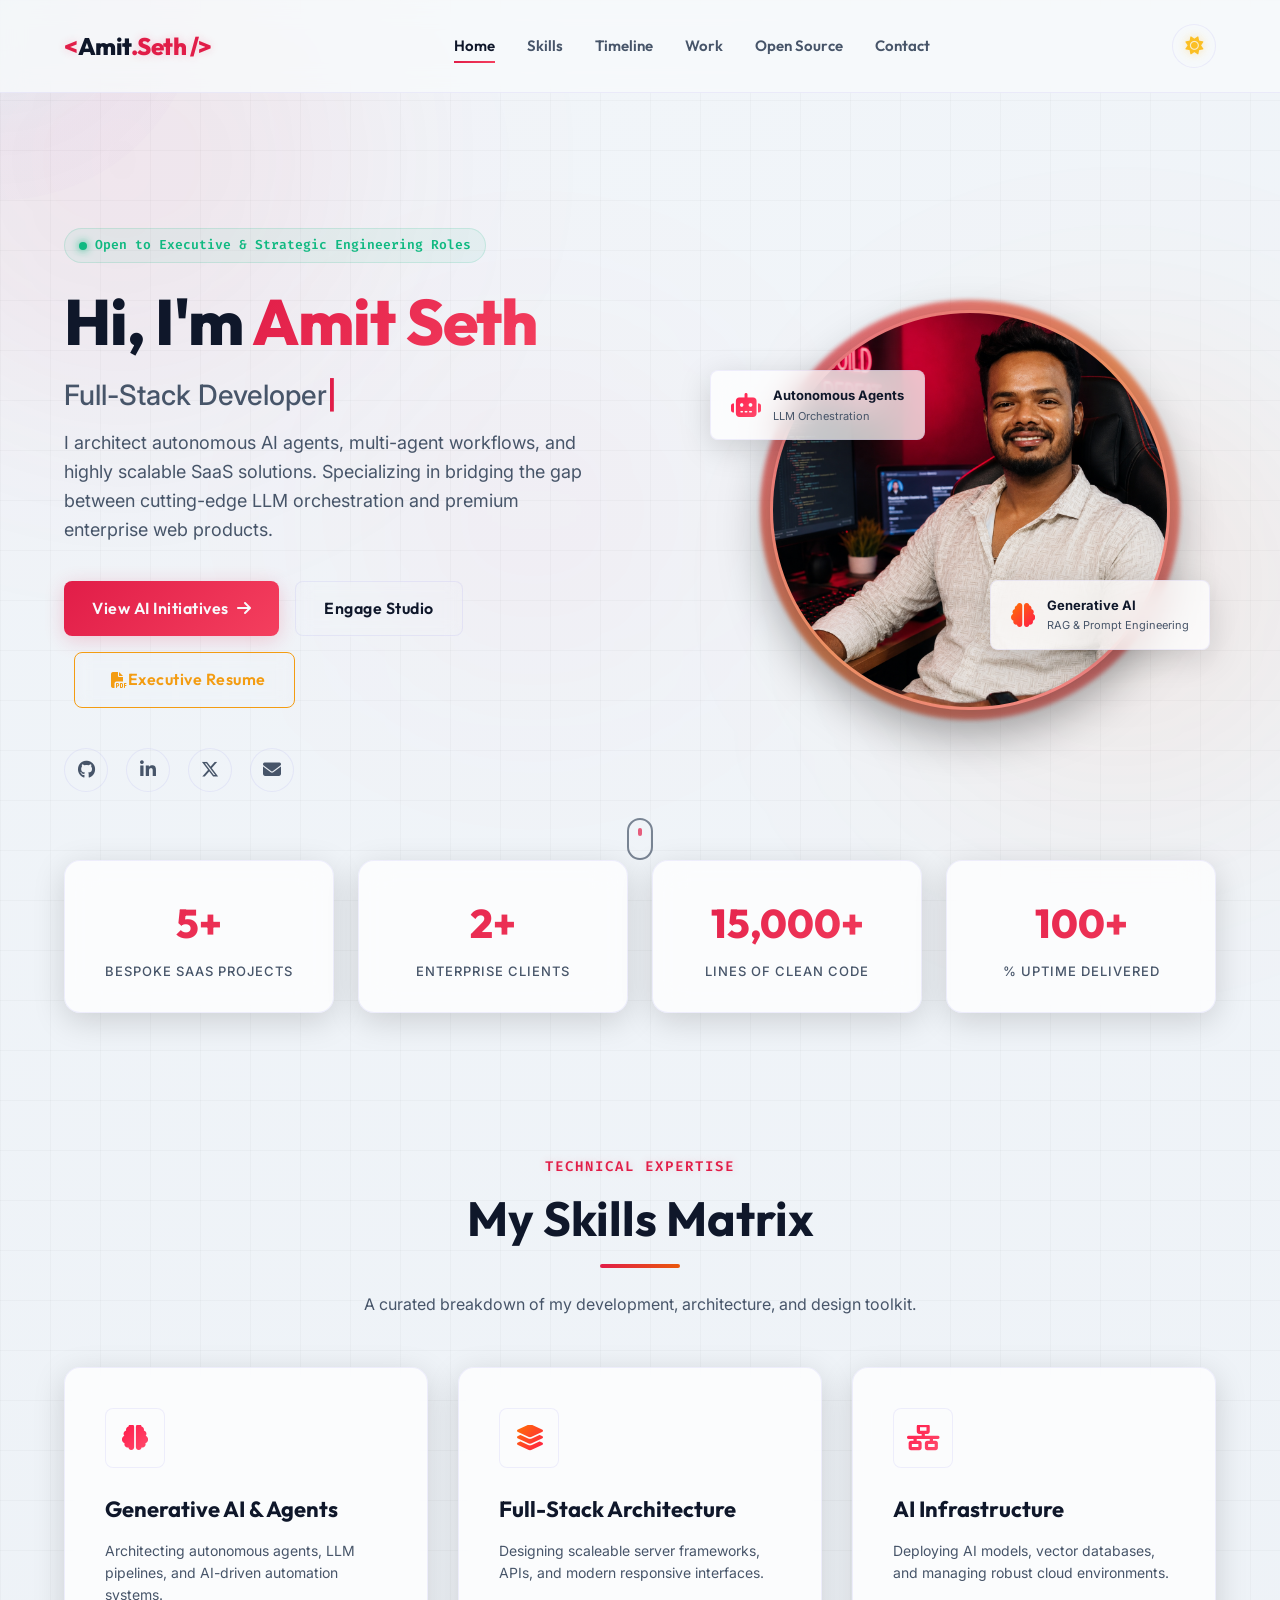
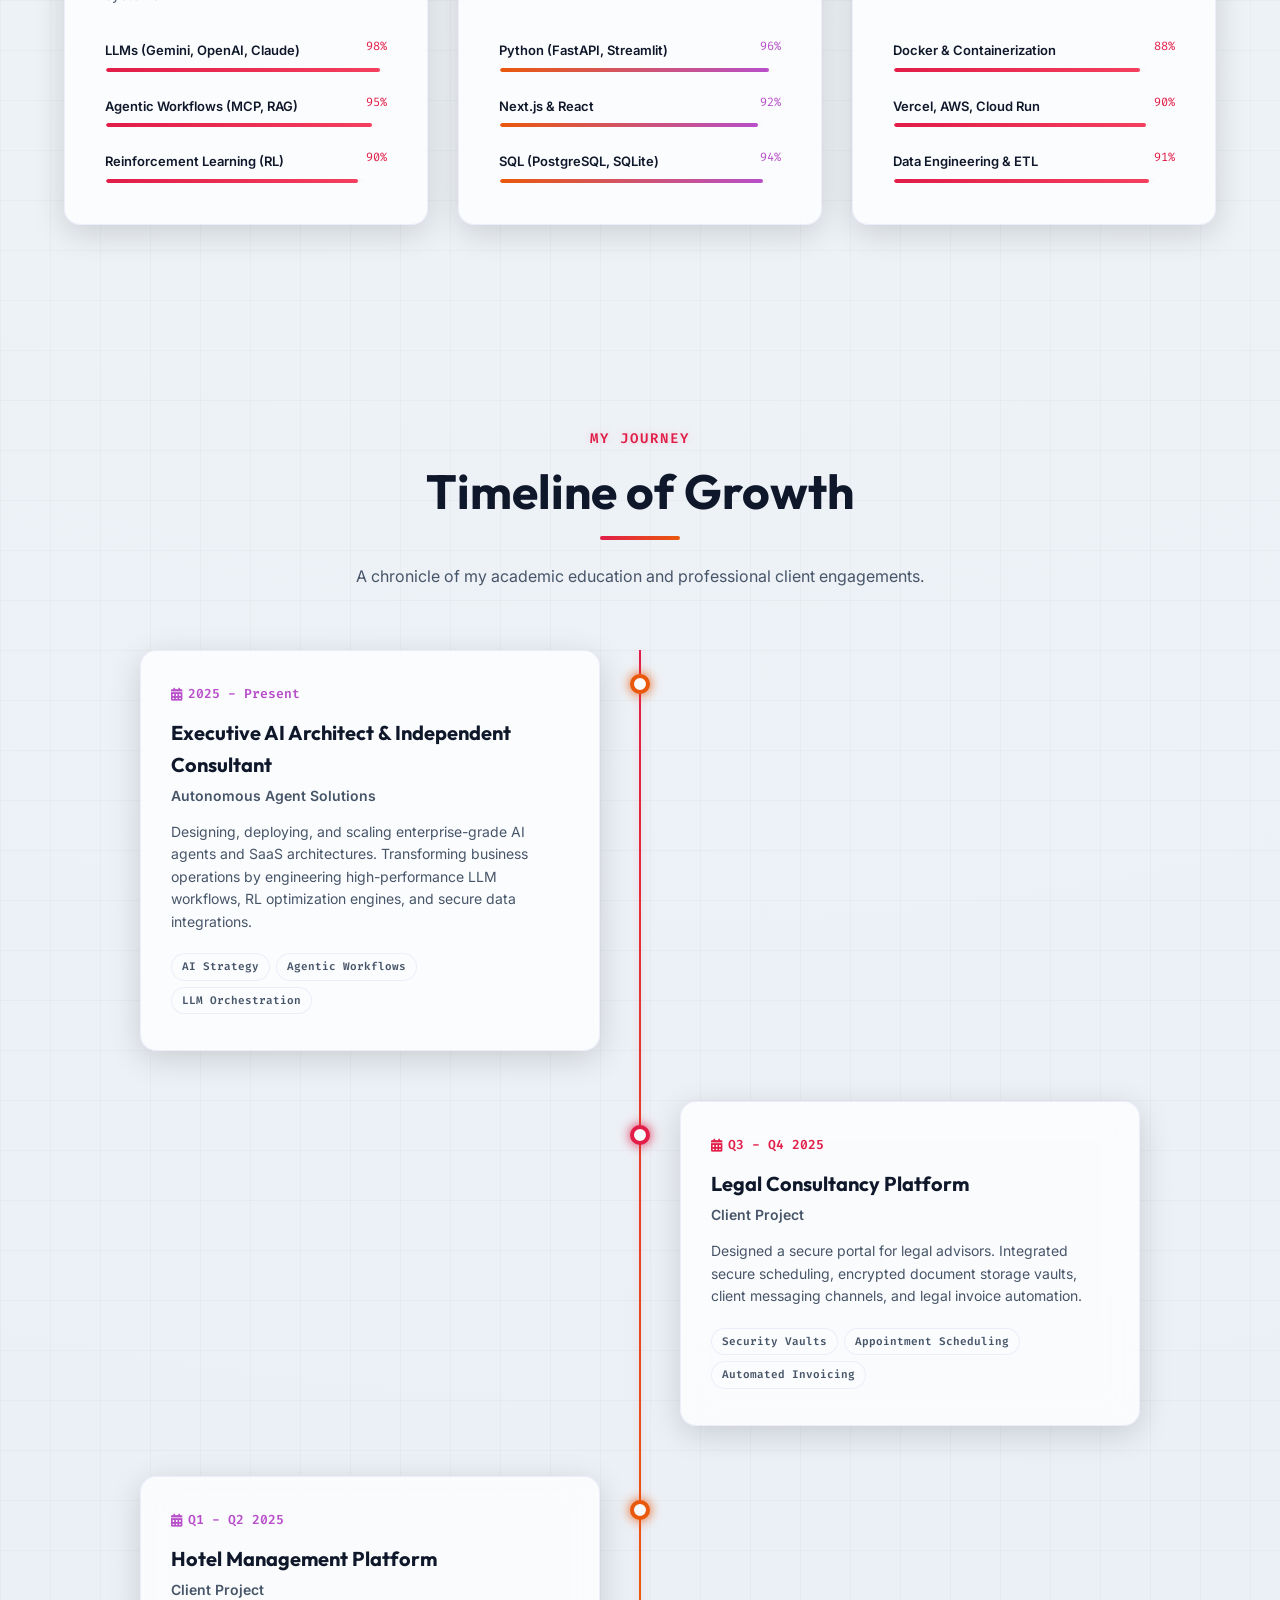
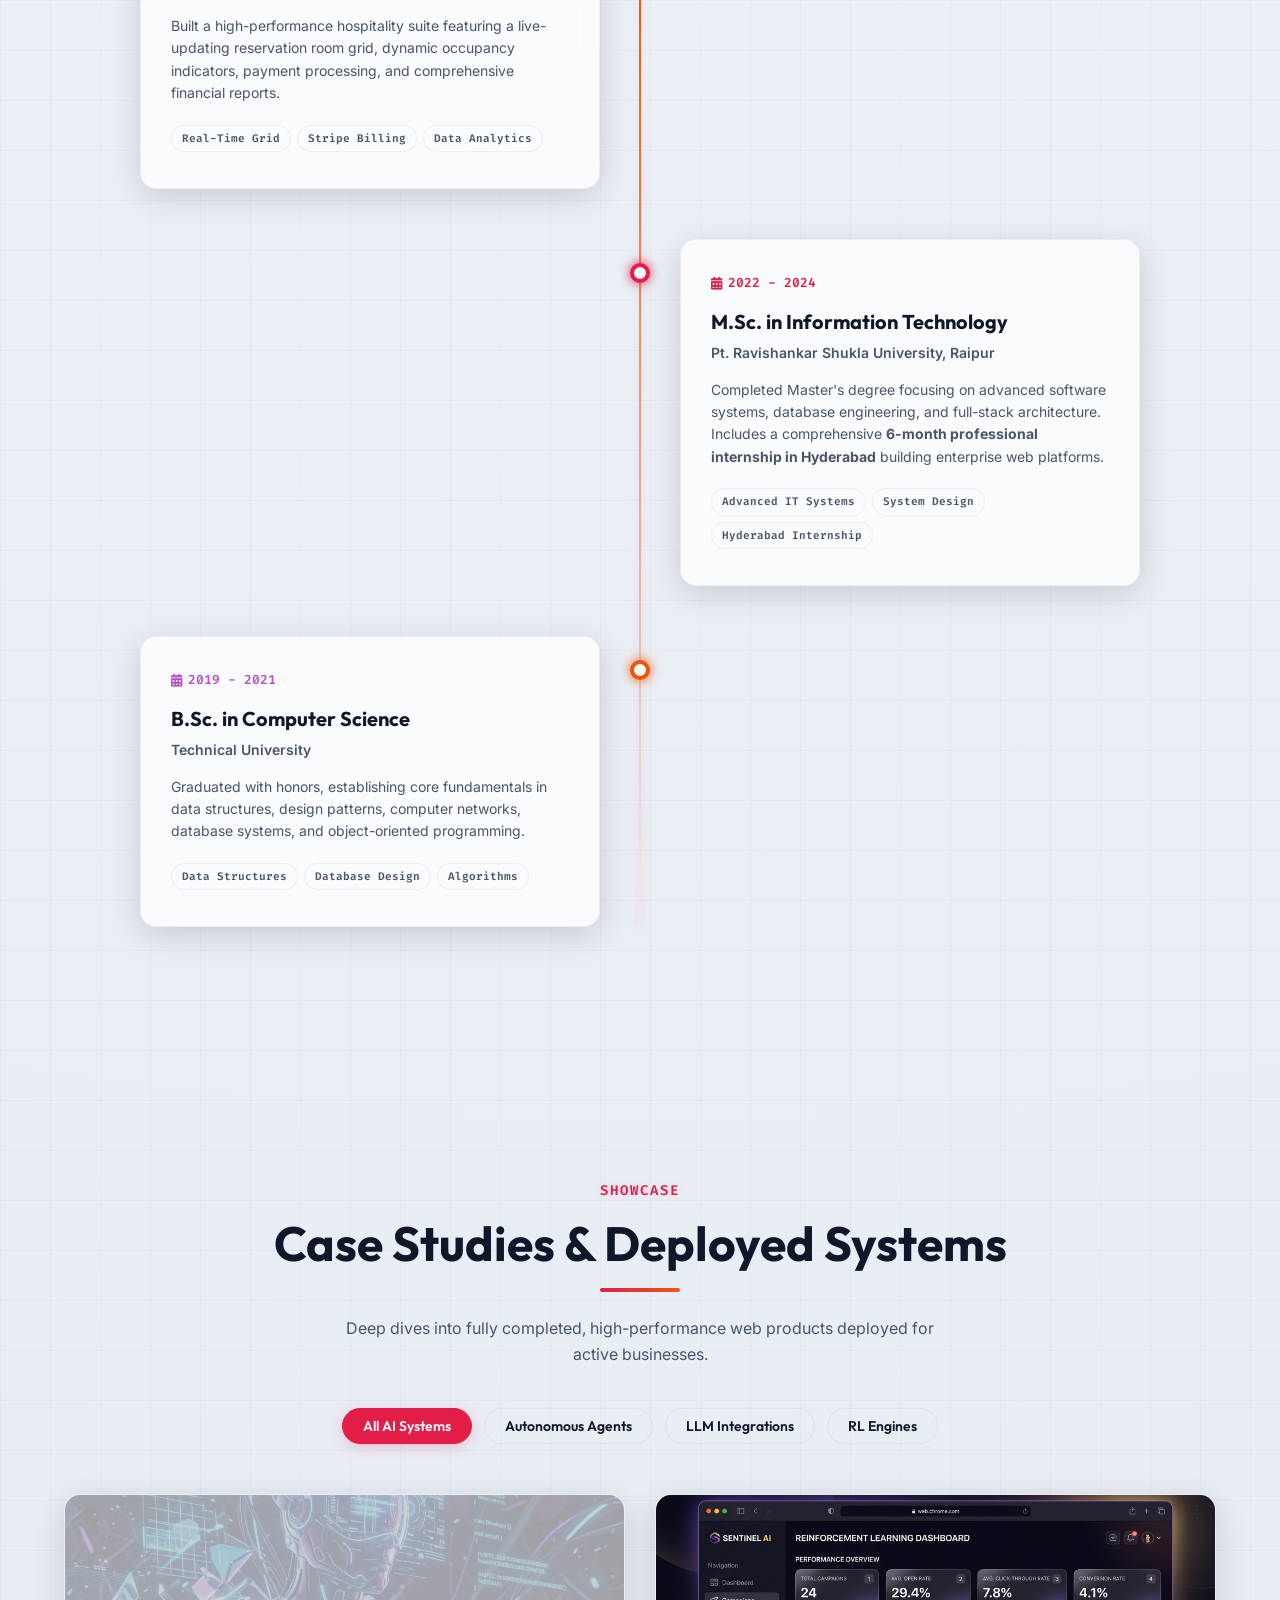
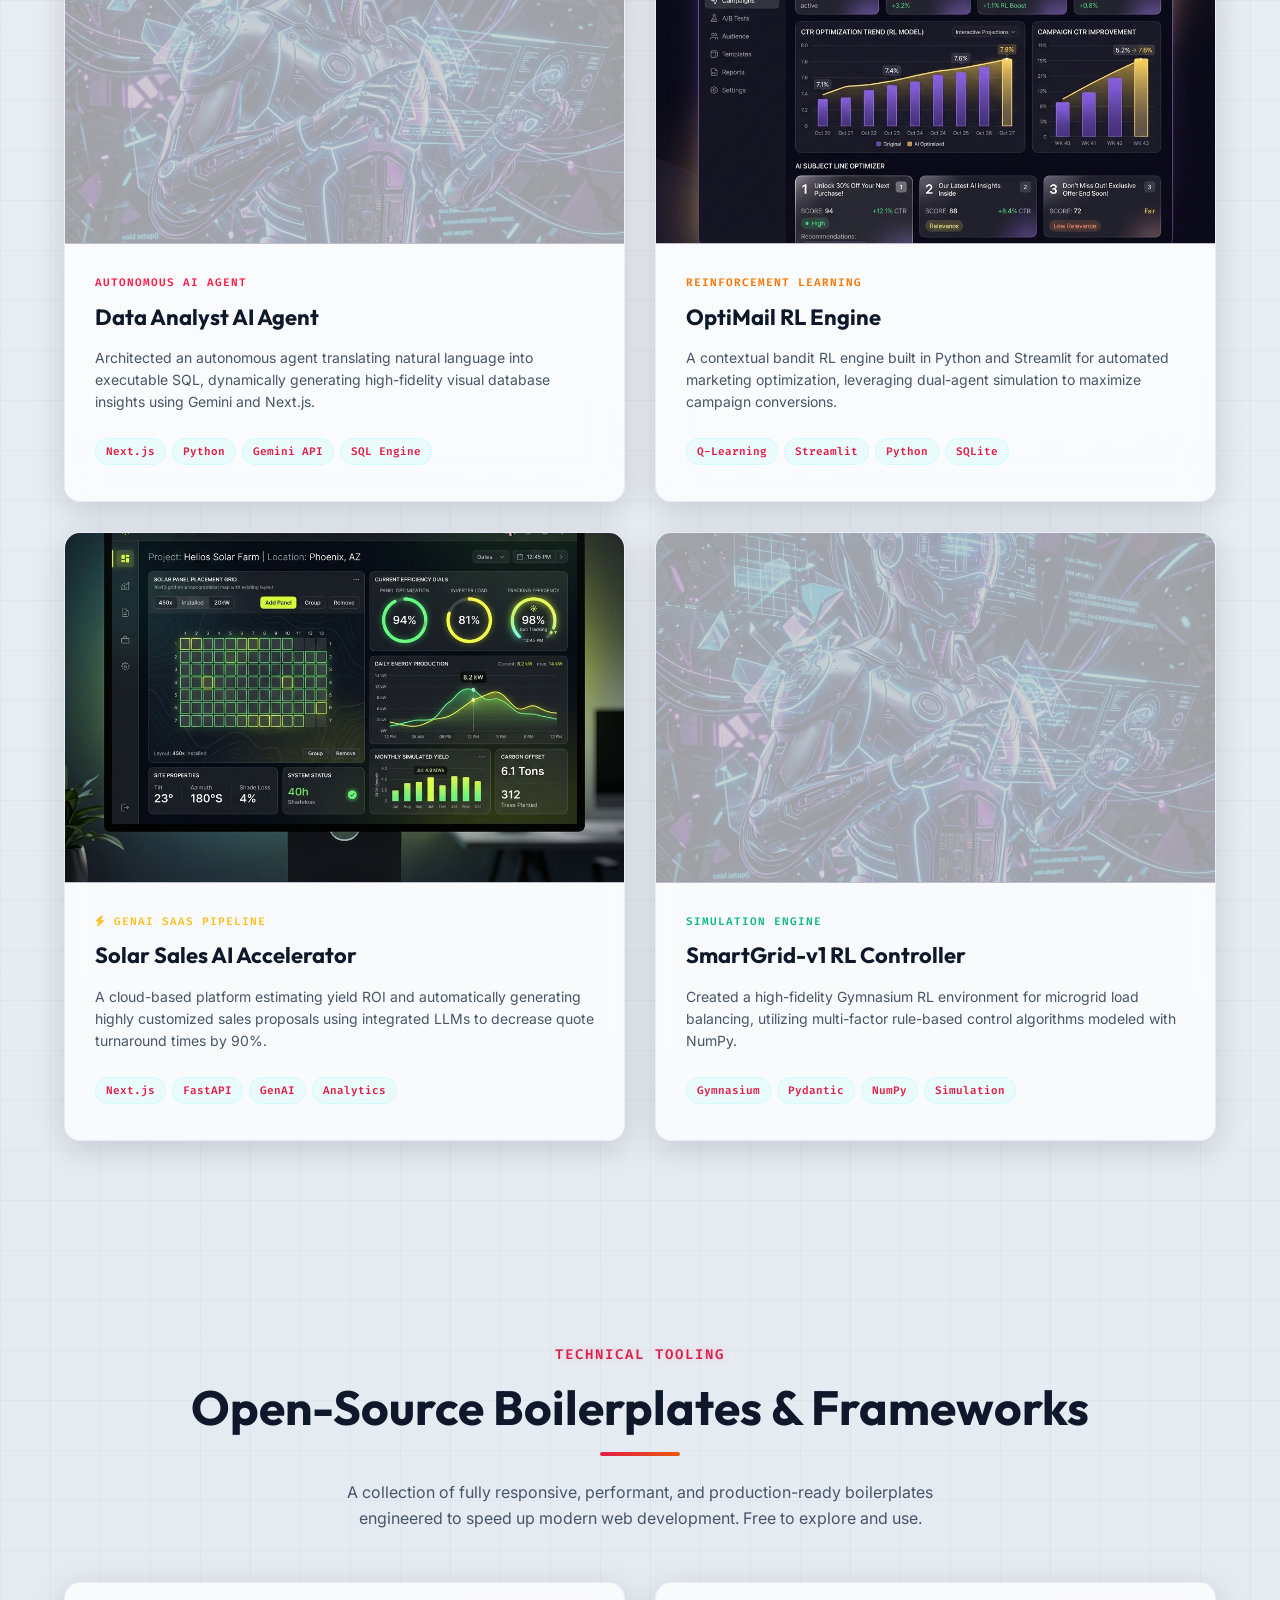
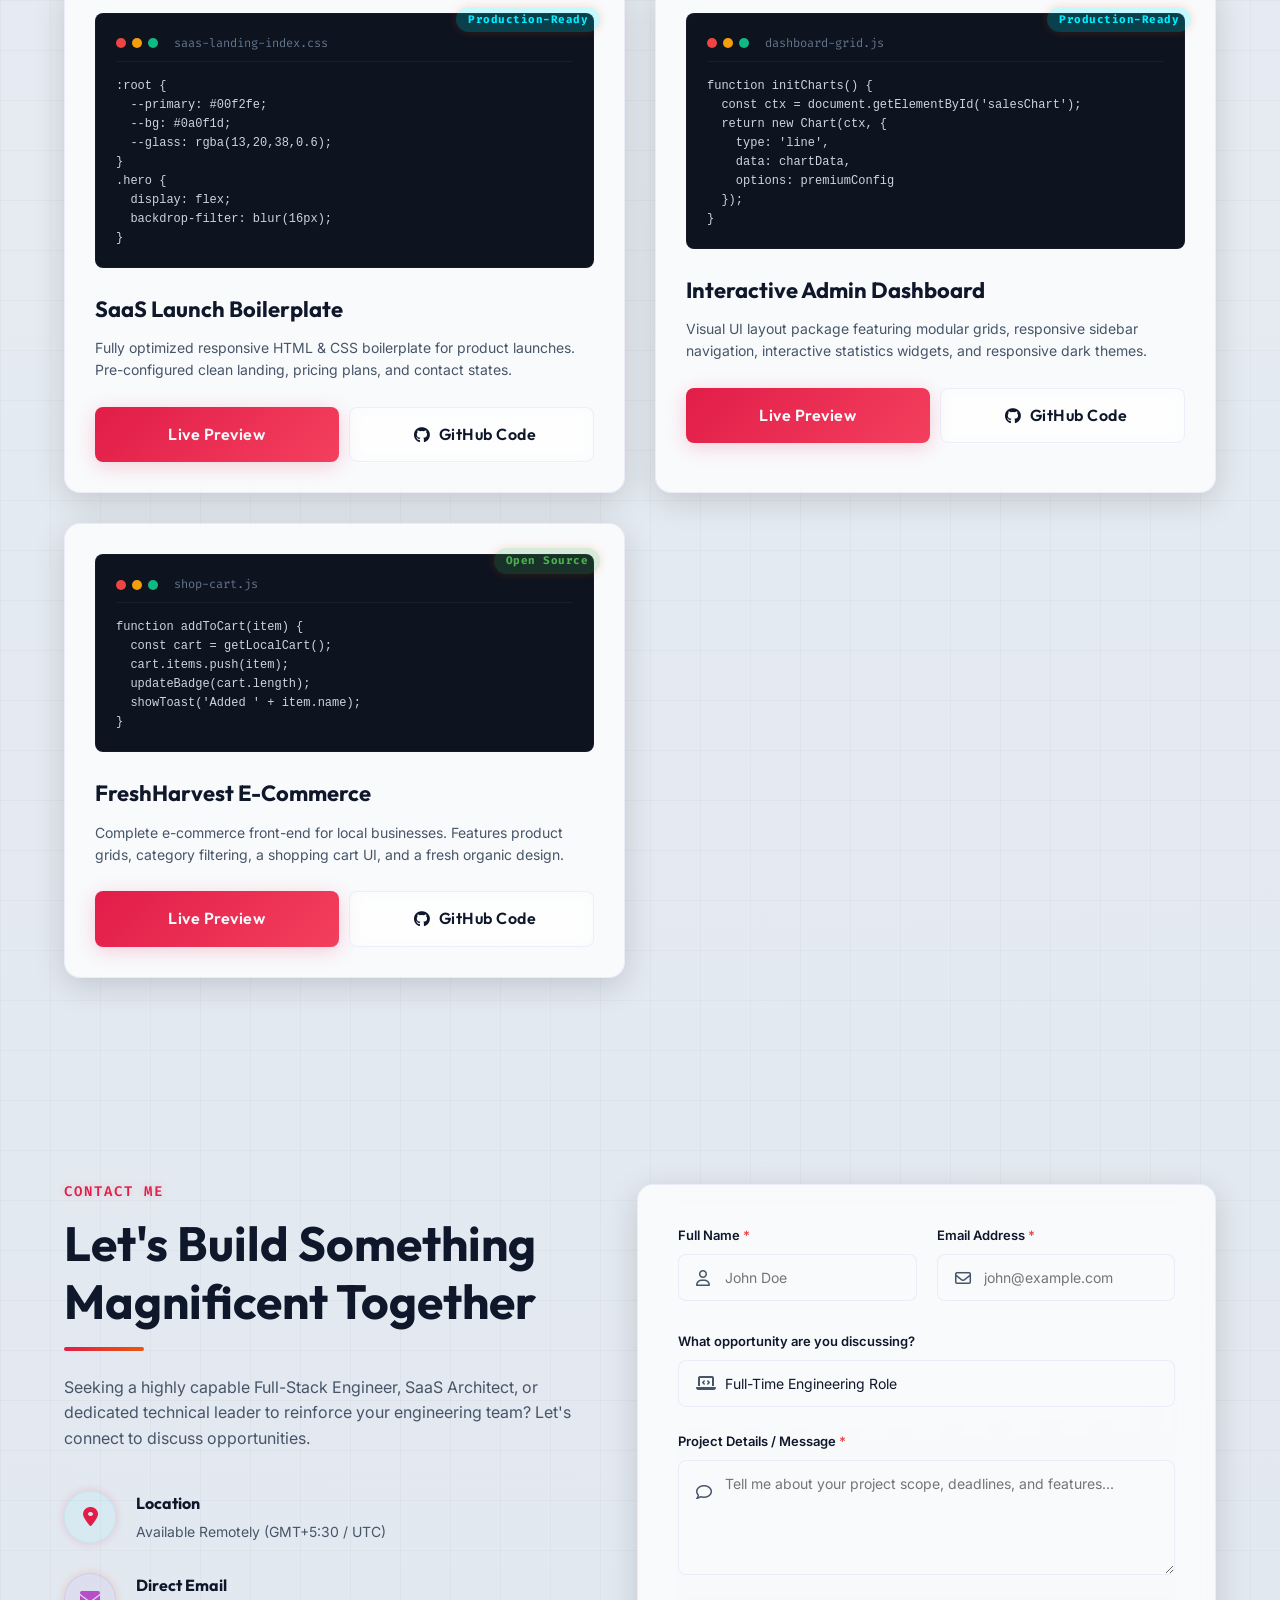
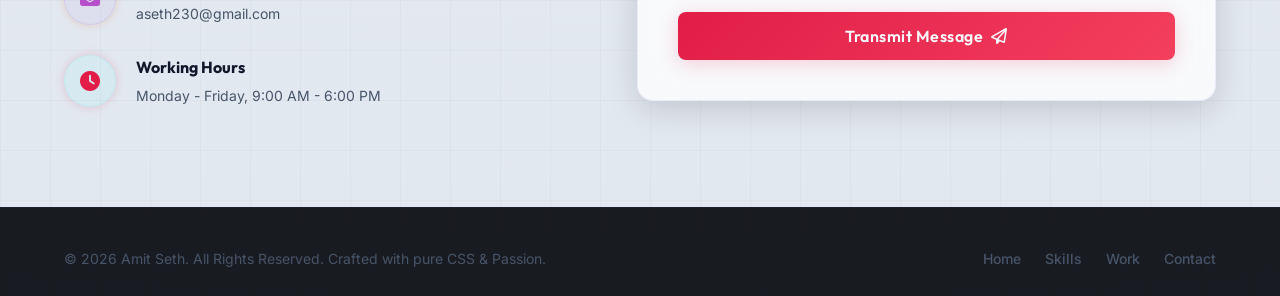
<file: index.html>
<!DOCTYPE html>
<html lang="en">
<head>
  <meta charset="UTF-8">
  <meta name="viewport" content="width=device-width, initial-scale=1.0">
  <meta name="description" content="AI Full-Stack Generative Executive & Systems Architect. Showcasing premium AI-driven web applications, autonomous agents, and state-of-the-art software systems.">
  <meta name="keywords" content="AI Executive, Generative AI, Full-Stack Developer, SaaS Architect, Portfolio, Autonomous Agents, LLM Orchestration, Python, React, Next.js">
  <meta name="author" content="Amit Seth">
  <meta property="og:title" content="Amit Seth | AI Full-Stack Generative Executive">
  <meta property="og:description" content="Explore state-of-the-art AI applications, autonomous agents, and digital products tailored for ultimate performance and modern aesthetics.">
  <meta property="og:image" content="assets/profile-photo.png">
  <meta property="og:type" content="website">
  
  <title>Amit Seth | AI Full-Stack Generative Executive</title>
  <link rel="icon" type="image/png" href="assets/favicon.png">
  
  <!-- Preconnecting Google Fonts -->
  <link rel="preconnect" href="https://fonts.googleapis.com">
  <link rel="preconnect" href="https://fonts.gstatic.com" crossorigin>
  <link href="https://fonts.googleapis.com/css2?family=Fira+Code:wght@400;600&family=Inter:wght@300;400;500;600;700&family=Outfit:wght@400;600;700;800&display=swap" rel="stylesheet">
  
  <!-- FontAwesome Icons -->
  <link rel="stylesheet" href="https://cdnjs.cloudflare.com/ajax/libs/font-awesome/6.4.0/css/all.min.css">
  
  <link rel="stylesheet" href="style.css">
</head>
<body class="dark-theme">
  <!-- Glowing Background Blobs -->
  <div class="blob blob-1"></div>
  <div class="blob blob-2"></div>
  <div class="blob blob-3"></div>
  <div class="grid-overlay"></div>

  <!-- Custom Cursor Followers -->
  <div class="cursor-glow" id="cursorGlow"></div>

  <!-- Header Navigation -->
  <header id="header">
    <div class="nav-container">
      <a href="#hero" class="logo">
        <span class="logo-accent">&lt;</span>Amit<span class="logo-accent">.Seth /&gt;</span>
      </a>
      
      <nav class="nav-menu" id="navMenu">
        <ul>
          <li><a href="#hero" class="nav-link active">Home</a></li>
          <li><a href="#skills" class="nav-link">Skills</a></li>
          <li><a href="#experience" class="nav-link">Timeline</a></li>
          <li><a href="#projects" class="nav-link">Work</a></li>
          <li><a href="#templates" class="nav-link">Open Source</a></li>
          <li><a href="#contact" class="nav-link">Contact</a></li>
        </ul>
      </nav>

      <div class="nav-actions">
        <button id="themeToggle" class="theme-btn" aria-label="Toggle Theme">
          <i class="fa-solid fa-moon moon-icon"></i>
          <i class="fa-solid fa-sun sun-icon"></i>
        </button>
        <button class="mobile-toggle" id="mobileToggle" aria-label="Toggle Menu">
          <span class="bar"></span>
          <span class="bar"></span>
          <span class="bar"></span>
        </button>
      </div>
    </div>
  </header>

  <main>
    <!-- Hero Section -->
    <section id="hero" class="hero-section">
      <div class="container hero-grid">
        <div class="hero-content">
          <div class="hero-badge">
            <span class="badge-dot"></span> Open to Executive & Strategic Engineering Roles
          </div>
          <h1 class="hero-title">
            Hi, I'm <span class="text-gradient">Amit Seth</span>
          </h1>
          <h2 class="hero-subtitle">
            <span id="typing-text">AI Full-Stack Generative Executive</span><span class="cursor-blink">|</span>
          </h2>
          <p class="hero-description">
            I architect autonomous AI agents, multi-agent workflows, and highly scalable SaaS solutions. Specializing in bridging the gap between cutting-edge LLM orchestration and premium enterprise web products.
          </p>
          <div class="hero-actions">
            <a href="#projects" class="btn btn-primary">
              <span>View AI Initiatives</span> <i class="fa-solid fa-arrow-right"></i>
            </a>
            <a href="#contact" class="btn btn-secondary">
              <span>Engage Studio</span>
            </a>
            <a href="resume_aiml_fresher.html" target="_blank" class="btn btn-secondary" style="border-color: var(--accent-orange, #f39c12); color: var(--accent-orange, #f39c12); margin-left: 10px;">
              <i class="fa-solid fa-file-pdf"></i> <span>Executive Resume</span>
            </a>
          </div>
          <div class="social-links">
            <a href="https://github.com/Amyseth" target="_blank" aria-label="GitHub"><i class="fa-brands fa-github"></i></a>
            <a href="https://www.linkedin.com/in/amit-seth-dev" target="_blank" aria-label="LinkedIn"><i class="fa-brands fa-linkedin-in"></i></a>
            <a href="https://twitter.com" target="_blank" aria-label="Twitter"><i class="fa-brands fa-x-twitter"></i></a>
            <a href="mailto:aseth230@gmail.com" aria-label="Email"><i class="fa-solid fa-envelope"></i></a>
          </div>
        </div>

        <div class="hero-visual">
          <div class="image-wrapper">
            <img src="assets/profile-photo.png" alt="Amit Seth - Executive AI Architect" class="avatar-img" style="border-radius: 50%; object-fit: cover;">
            <div class="glowing-ring"></div>
            <!-- Floating Cards -->
            <div class="floating-card card-1 glass-panel">
              <i class="fa-solid fa-robot text-gradient-teal"></i>
              <div>
                <h4>Autonomous Agents</h4>
                <p>LLM Orchestration</p>
              </div>
            </div>
            <div class="floating-card card-2 glass-panel">
              <i class="fa-solid fa-brain text-gradient-purple"></i>
              <div>
                <h4>Generative AI</h4>
                <p>RAG & Prompt Engineering</p>
              </div>
            </div>
          </div>
        </div>
      </div>

      <div class="scroll-indicator">
        <a href="#skills" aria-label="Scroll Down">
          <span class="mouse-icon"><span class="mouse-wheel"></span></span>
        </a>
      </div>
    </section>

    <!-- Stats Section -->
    <section class="stats-section">
      <div class="container stats-grid">
        <div class="stat-card glass-panel">
          <h3 class="stat-number text-gradient" data-target="5">0</h3>
          <p class="stat-label">Bespoke SaaS Projects</p>
        </div>
        <div class="stat-card glass-panel">
          <h3 class="stat-number text-gradient" data-target="2">0</h3>
          <p class="stat-label">Enterprise Clients</p>
        </div>
        <div class="stat-card glass-panel">
          <h3 class="stat-number text-gradient" data-target="15000">0</h3>
          <p class="stat-label">Lines of Clean Code</p>
        </div>
        <div class="stat-card glass-panel">
          <h3 class="stat-number text-gradient" data-target="100">0</h3>
          <p class="stat-label">% Uptime Delivered</p>
        </div>
      </div>
    </section>

    <!-- Skills Matrix Section -->
    <section id="skills" class="skills-section section-padding">
      <div class="container">
        <div class="section-header text-center">
          <span class="subheading">Technical Expertise</span>
          <h2 class="section-title">My Skills Matrix</h2>
          <div class="title-divider"></div>
          <p class="section-description">A curated breakdown of my development, architecture, and design toolkit.</p>
        </div>

        <div class="skills-grid">
          <!-- Card 1: AI / GenAI -->
          <div class="skills-card glass-panel">
            <div class="card-icon"><i class="fa-solid fa-brain text-gradient-teal"></i></div>
            <h3>Generative AI & Agents</h3>
            <p>Architecting autonomous agents, LLM pipelines, and AI-driven automation systems.</p>
            <div class="skills-list">
              <div class="skill-item">
                <span class="skill-name">LLMs (Gemini, OpenAI, Claude)</span>
                <span class="skill-percentage">98%</span>
                <div class="skill-bar"><div class="skill-progress" style="width: 98%"></div></div>
              </div>
              <div class="skill-item">
                <span class="skill-name">Agentic Workflows (MCP, RAG)</span>
                <span class="skill-percentage">95%</span>
                <div class="skill-bar"><div class="skill-progress" style="width: 95%"></div></div>
              </div>
              <div class="skill-item">
                <span class="skill-name">Reinforcement Learning (RL)</span>
                <span class="skill-percentage">90%</span>
                <div class="skill-bar"><div class="skill-progress" style="width: 90%"></div></div>
              </div>
            </div>
          </div>

          <!-- Card 2: Full-Stack Architecture -->
          <div class="skills-card glass-panel">
            <div class="card-icon"><i class="fa-solid fa-layer-group text-gradient-purple"></i></div>
            <h3>Full-Stack Architecture</h3>
            <p>Designing scaleable server frameworks, APIs, and modern responsive interfaces.</p>
            <div class="skills-list">
              <div class="skill-item">
                <span class="skill-name">Python (FastAPI, Streamlit)</span>
                <span class="skill-percentage">96%</span>
                <div class="skill-bar"><div class="skill-progress" style="width: 96%"></div></div>
              </div>
              <div class="skill-item">
                <span class="skill-name">Next.js & React</span>
                <span class="skill-percentage">92%</span>
                <div class="skill-bar"><div class="skill-progress" style="width: 92%"></div></div>
              </div>
              <div class="skill-item">
                <span class="skill-name">SQL (PostgreSQL, SQLite)</span>
                <span class="skill-percentage">94%</span>
                <div class="skill-bar"><div class="skill-progress" style="width: 94%"></div></div>
              </div>
            </div>
          </div>

          <!-- Card 3: Cloud & SaaS -->
          <div class="skills-card glass-panel">
            <div class="card-icon"><i class="fa-solid fa-network-wired text-gradient-teal"></i></div>
            <h3>AI Infrastructure</h3>
            <p>Deploying AI models, vector databases, and managing robust cloud environments.</p>
            <div class="skills-list">
              <div class="skill-item">
                <span class="skill-name">Docker & Containerization</span>
                <span class="skill-percentage">88%</span>
                <div class="skill-bar"><div class="skill-progress" style="width: 88%"></div></div>
              </div>
              <div class="skill-item">
                <span class="skill-name">Vercel, AWS, Cloud Run</span>
                <span class="skill-percentage">90%</span>
                <div class="skill-bar"><div class="skill-progress" style="width: 90%"></div></div>
              </div>
              <div class="skill-item">
                <span class="skill-name">Data Engineering & ETL</span>
                <span class="skill-percentage">91%</span>
                <div class="skill-bar"><div class="skill-progress" style="width: 91%"></div></div>
              </div>
            </div>
          </div>
        </div>
      </div>
    </section>

    <!-- Experience & Education Timeline -->
    <section id="experience" class="timeline-section section-padding">
      <div class="container">
        <div class="section-header text-center">
          <span class="subheading">My Journey</span>
          <h2 class="section-title">Timeline of Growth</h2>
          <div class="title-divider"></div>
          <p class="section-description">A chronicle of my academic education and professional client engagements.</p>
        </div>

        <div class="timeline">
          <!-- Timeline Line -->
          <div class="timeline-line"></div>

          <!-- Item 1: Client work (SaaS Developer) -->
          <div class="timeline-item left">
            <div class="timeline-dot"></div>
            <div class="timeline-content glass-panel">
              <span class="timeline-date"><i class="fa-solid fa-calendar-days"></i> 2025 - Present</span>
              <h3>Executive AI Architect & Independent Consultant</h3>
              <h4 class="timeline-org">Autonomous Agent Solutions</h4>
              <p>Designing, deploying, and scaling enterprise-grade AI agents and SaaS architectures. Transforming business operations by engineering high-performance LLM workflows, RL optimization engines, and secure data integrations.</p>
              <div class="timeline-tags">
                <span class="tag">AI Strategy</span>
                <span class="tag">Agentic Workflows</span>
                <span class="tag">LLM Orchestration</span>
              </div>
            </div>
          </div>

          <!-- Item 2: Legal Consultancy Project -->
          <div class="timeline-item right">
            <div class="timeline-dot"></div>
            <div class="timeline-content glass-panel">
              <span class="timeline-date"><i class="fa-solid fa-calendar-days"></i> Q3 - Q4 2025</span>
              <h3>Legal Consultancy Platform</h3>
              <h4 class="timeline-org">Client Project</h4>
              <p>Designed a secure portal for legal advisors. Integrated secure scheduling, encrypted document storage vaults, client messaging channels, and legal invoice automation.</p>
              <div class="timeline-tags">
                <span class="tag">Security Vaults</span>
                <span class="tag">Appointment Scheduling</span>
                <span class="tag">Automated Invoicing</span>
              </div>
            </div>
          </div>

          <!-- Item 3: Hotel Management SaaS Project -->
          <div class="timeline-item left">
            <div class="timeline-dot"></div>
            <div class="timeline-content glass-panel">
              <span class="timeline-date"><i class="fa-solid fa-calendar-days"></i> Q1 - Q2 2025</span>
              <h3>Hotel Management Platform</h3>
              <h4 class="timeline-org">Client Project</h4>
              <p>Built a high-performance hospitality suite featuring a live-updating reservation room grid, dynamic occupancy indicators, payment processing, and comprehensive financial reports.</p>
              <div class="timeline-tags">
                <span class="tag">Real-Time Grid</span>
                <span class="tag">Stripe Billing</span>
                <span class="tag">Data Analytics</span>
              </div>
            </div>
          </div>

          <!-- Item 4: Postgraduate Master's Degree -->
          <div class="timeline-item right">
            <div class="timeline-dot"></div>
            <div class="timeline-content glass-panel">
              <span class="timeline-date"><i class="fa-solid fa-calendar-days"></i> 2022 - 2024</span>
              <h3>M.Sc. in Information Technology</h3>
              <h4 class="timeline-org">Pt. Ravishankar Shukla University, Raipur</h4>
              <p>Completed Master's degree focusing on advanced software systems, database engineering, and full-stack architecture. Includes a comprehensive <strong>6-month professional internship in Hyderabad</strong> building enterprise web platforms.</p>
              <div class="timeline-tags">
                <span class="tag">Advanced IT Systems</span>
                <span class="tag">System Design</span>
                <span class="tag">Hyderabad Internship</span>
              </div>
            </div>
          </div>

          <!-- Item 5: Undergraduate Bachelor's Degree -->
          <div class="timeline-item left">
            <div class="timeline-dot"></div>
            <div class="timeline-content glass-panel">
              <span class="timeline-date"><i class="fa-solid fa-calendar-days"></i> 2019 - 2021</span>
              <h3>B.Sc. in Computer Science</h3>
              <h4 class="timeline-org">Technical University</h4>
              <p>Graduated with honors, establishing core fundamentals in data structures, design patterns, computer networks, database systems, and object-oriented programming.</p>
              <div class="timeline-tags">
                <span class="tag">Data Structures</span>
                <span class="tag">Database Design</span>
                <span class="tag">Algorithms</span>
              </div>
            </div>
          </div>
        </div>
      </div>
    </section>

    <!-- Projects Section -->
    <section id="projects" class="projects-section section-padding">
      <div class="container">
        <div class="section-header text-center">
          <span class="subheading">Showcase</span>
          <h2 class="section-title">Case Studies & Deployed Systems</h2>
          <div class="title-divider"></div>
          <p class="section-description">Deep dives into fully completed, high-performance web products deployed for active businesses.</p>
        </div>

        <!-- Project Filters -->
        <div class="project-filters">
          <button class="filter-btn active" data-filter="all">All AI Systems</button>
          <button class="filter-btn" data-filter="saas">Autonomous Agents</button>
          <button class="filter-btn" data-filter="fullstack">LLM Integrations</button>
          <button class="filter-btn" data-filter="design">RL Engines</button>
        </div>

        <!-- Projects Grid -->
        <div class="projects-grid">
          <!-- Project 1: Data Analyst Agent -->
          <div class="project-card glass-panel" data-category="saas fullstack">
            <div class="project-image">
              <img src="assets/avatar.png" style="opacity:0.2;" alt="Data Analyst AI Agent System">
              <div class="project-overlay">
                <a href="#" class="view-case-study" data-project="hotel">
                  <span>Explore Architecture</span> <i class="fa-solid fa-arrow-right"></i>
                </a>
              </div>
            </div>
            <div class="project-info">
              <span class="project-type" style="color: #ff1a4a;">Autonomous AI Agent</span>
              <h3>Data Analyst AI Agent</h3>
              <p>Architected an autonomous agent translating natural language into executable SQL, dynamically generating high-fidelity visual database insights using Gemini and Next.js.</p>
              <div class="project-tags">
                <span class="tag">Next.js</span>
                <span class="tag">Python</span>
                <span class="tag">Gemini API</span>
                <span class="tag">SQL Engine</span>
              </div>
            </div>
          </div>

          <!-- Project 2: OptiMail RL -->
          <div class="project-card glass-panel" data-category="design">
            <div class="project-image">
              <img src="assets/email.png" alt="OptiMail RL AI Dashboard Preview">
              <div class="project-overlay">
                <a href="#" class="view-case-study" data-project="email">
                  <span>Explore RL Engine</span> <i class="fa-solid fa-arrow-right"></i>
                </a>
              </div>
            </div>
            <div class="project-info">
              <span class="project-type" style="color: #ff7300;">Reinforcement Learning</span>
              <h3>OptiMail RL Engine</h3>
              <p>A contextual bandit RL engine built in Python and Streamlit for automated marketing optimization, leveraging dual-agent simulation to maximize campaign conversions.</p>
              <div class="project-tags">
                <span class="tag">Q-Learning</span>
                <span class="tag">Streamlit</span>
                <span class="tag">Python</span>
                <span class="tag">SQLite</span>
              </div>
            </div>
          </div>

          <!-- Project 3: Solar Sales Accelerator -->
          <div class="project-card glass-panel" data-category="saas fullstack">
            <div class="project-image">
              <img src="assets/solar.png" alt="Solar Sales Accelerator Preview">
              <div class="project-overlay">
                <a href="#" class="view-case-study" data-project="solar">
                  <span>Explore LLM Integration</span> <i class="fa-solid fa-arrow-right"></i>
                </a>
              </div>
            </div>
            <div class="project-info">
              <span class="project-type" style="color: #fbbf24;"><i class="fa-solid fa-bolt"></i> GenAI SaaS Pipeline</span>
              <h3>Solar Sales AI Accelerator</h3>
              <p>A cloud-based platform estimating yield ROI and automatically generating highly customized sales proposals using integrated LLMs to decrease quote turnaround times by 90%.</p>
              <div class="project-tags">
                <span class="tag">Next.js</span>
                <span class="tag">FastAPI</span>
                <span class="tag">GenAI</span>
                <span class="tag">Analytics</span>
              </div>
            </div>
          </div>

          <!-- Project 4: SmartGrid-v1 -->
          <div class="project-card glass-panel" data-category="design">
            <div class="project-image">
              <img src="assets/avatar.png" style="opacity:0.2;" alt="SmartGrid RL Controller">
              <div class="project-overlay">
                <a href="#" class="view-case-study" data-project="legal">
                  <span>Explore Simulation</span> <i class="fa-solid fa-arrow-right"></i>
                </a>
              </div>
            </div>
            <div class="project-info">
              <span class="project-type" style="color: #10b981;">Simulation Engine</span>
              <h3>SmartGrid-v1 RL Controller</h3>
              <p>Created a high-fidelity Gymnasium RL environment for microgrid load balancing, utilizing multi-factor rule-based control algorithms modeled with NumPy.</p>
              <div class="project-tags">
                <span class="tag">Gymnasium</span>
                <span class="tag">Pydantic</span>
                <span class="tag">NumPy</span>
                <span class="tag">Simulation</span>
              </div>
            </div>
          </div>
        </div>
      </div>
    </section>

    <!-- Templates Teaser Section -->
    <section id="templates" class="templates-section section-padding">
      <div class="container">
        <div class="section-header text-center">
          <span class="subheading">Technical Tooling</span>
          <h2 class="section-title">Open-Source Boilerplates & Frameworks</h2>
          <div class="title-divider"></div>
          <p class="section-description">A collection of fully responsive, performant, and production-ready boilerplates engineered to speed up modern web development. Free to explore and use.</p>
        </div>

        <div class="templates-grid">
          <!-- Template 1: SaaS Launch Boilerplate -->
          <div class="template-card glass-panel">
            <div class="template-badge" style="background: rgba(0, 240, 255, 0.2); color: #00f0ff; border-color: rgba(0, 240, 255, 0.4);">Production-Ready</div>
            <div class="template-preview">
              <div class="code-header">
                <span class="dot red"></span><span class="dot yellow"></span><span class="dot green"></span>
                <span class="code-title">saas-landing-index.css</span>
              </div>
              <pre><code>:root {
  --primary: #00f2fe;
  --bg: #0a0f1d;
  --glass: rgba(13,20,38,0.6);
}
.hero {
  display: flex;
  backdrop-filter: blur(16px);
}</code></pre>
            </div>
            <div class="template-info">
              <h3>SaaS Launch Boilerplate</h3>
              <p>Fully optimized responsive HTML & CSS boilerplate for product launches. Pre-configured clean landing, pricing plans, and contact states.</p>
              <div style="display: flex; gap: 10px; margin-top: 25px;">
                <a href="templates/saas/index.html" target="_blank" class="btn btn-primary" style="flex: 1; text-align: center;">Live Preview</a>
                <a href="https://github.com/Amyseth/amit_portfolio/tree/main/templates/saas" target="_blank" class="btn btn-secondary" style="flex: 1; text-align: center; display: flex; align-items: center; justify-content: center; gap: 8px;">
                  <i class="fa-brands fa-github"></i> <span>GitHub Code</span>
                </a>
              </div>
            </div>
          </div>

          <!-- Template 2: Custom Dashboard Kit -->
          <div class="template-card glass-panel">
            <div class="template-badge" style="background: rgba(0, 240, 255, 0.2); color: #00f0ff; border-color: rgba(0, 240, 255, 0.4);">Production-Ready</div>
            <div class="template-preview">
              <div class="code-header">
                <span class="dot red"></span><span class="dot yellow"></span><span class="dot green"></span>
                <span class="code-title">dashboard-grid.js</span>
              </div>
              <pre><code>function initCharts() {
  const ctx = document.getElementById('salesChart');
  return new Chart(ctx, {
    type: 'line',
    data: chartData,
    options: premiumConfig
  });
}</code></pre>
            </div>
            <div class="template-info">
              <h3>Interactive Admin Dashboard</h3>
              <p>Visual UI layout package featuring modular grids, responsive sidebar navigation, interactive statistics widgets, and responsive dark themes.</p>
              <div style="display: flex; gap: 10px; margin-top: 25px;">
                <a href="templates/admin/index.html" target="_blank" class="btn btn-primary" style="flex: 1; text-align: center;">Live Preview</a>
                <a href="https://github.com/Amyseth/amit_portfolio/tree/main/templates/admin" target="_blank" class="btn btn-secondary" style="flex: 1; text-align: center; display: flex; align-items: center; justify-content: center; gap: 8px;">
                  <i class="fa-brands fa-github"></i> <span>GitHub Code</span>
                </a>
              </div>
            </div>
          </div>

          <!-- Template 3: Organic Grocery E-Commerce -->
          <div class="template-card glass-panel">
            <div class="template-badge" style="background: rgba(76, 175, 80, 0.2); color: #4caf50; border-color: rgba(76, 175, 80, 0.4);">Open Source</div>
            <div class="template-preview">
              <div class="code-header">
                <span class="dot red"></span><span class="dot yellow"></span><span class="dot green"></span>
                <span class="code-title">shop-cart.js</span>
              </div>
              <pre><code>function addToCart(item) {
  const cart = getLocalCart();
  cart.items.push(item);
  updateBadge(cart.length);
  showToast('Added ' + item.name);
}</code></pre>
            </div>
            <div class="template-info">
              <h3>FreshHarvest E-Commerce</h3>
              <p>Complete e-commerce front-end for local businesses. Features product grids, category filtering, a shopping cart UI, and a fresh organic design.</p>
              <div style="display: flex; gap: 10px; margin-top: 25px;">
                <a href="templates/grocery/index.html" target="_blank" class="btn btn-primary" style="flex: 1; text-align: center;">Live Preview</a>
                <a href="https://github.com/Amyseth/amit_portfolio/tree/main/templates/grocery" target="_blank" class="btn btn-secondary" style="flex: 1; text-align: center; display: flex; align-items: center; justify-content: center; gap: 8px;">
                  <i class="fa-brands fa-github"></i> <span>GitHub Code</span>
                </a>
              </div>
            </div>
          </div>
        </div>
      </div>
    </section>

    <!-- Glassmorphic Contact Section -->
    <section id="contact" class="contact-section section-padding">
      <div class="container contact-grid">
        <div class="contact-info">
          <span class="subheading">Contact Me</span>
          <h2 class="section-title">Let's Build Something Magnificent Together</h2>
          <div class="title-divider left"></div>
          <p class="contact-desc">
            Seeking a highly capable Full-Stack Engineer, SaaS Architect, or dedicated technical leader to reinforce your engineering team? Let's connect to discuss opportunities.
          </p>

          <div class="contact-details">
            <div class="contact-item">
              <div class="item-icon"><i class="fa-solid fa-location-dot"></i></div>
              <div>
                <h4>Location</h4>
                <p>Available Remotely (GMT+5:30 / UTC)</p>
              </div>
            </div>
            <div class="contact-item">
              <div class="item-icon"><i class="fa-solid fa-envelope"></i></div>
              <div>
                <h4>Direct Email</h4>
                <p><a href="mailto:aseth230@gmail.com">aseth230@gmail.com</a></p>
              </div>
            </div>
            <div class="contact-item">
              <div class="item-icon"><i class="fa-solid fa-clock"></i></div>
              <div>
                <h4>Working Hours</h4>
                <p>Monday - Friday, 9:00 AM - 6:00 PM</p>
              </div>
            </div>
          </div>
        </div>

        <div class="contact-form-panel glass-panel">
          <form id="contactForm" novalidate>
            <div class="form-row">
              <div class="form-group">
                <label for="clientName">Full Name <span class="required">*</span></label>
                <div class="input-wrapper">
                  <i class="fa-regular fa-user input-icon"></i>
                  <input type="text" id="clientName" name="clientName" placeholder="John Doe" required>
                </div>
                <span class="error-msg" id="nameError">Name is required.</span>
              </div>
              <div class="form-group">
                <label for="clientEmail">Email Address <span class="required">*</span></label>
                <div class="input-wrapper">
                  <i class="fa-regular fa-envelope input-icon"></i>
                  <input type="email" id="clientEmail" name="clientEmail" placeholder="john@example.com" required>
                </div>
                <span class="error-msg" id="emailError">Please enter a valid email.</span>
              </div>
            </div>

            <div class="form-group">
              <label for="projectType">What opportunity are you discussing?</label>
              <div class="input-wrapper">
                <i class="fa-solid fa-laptop-code input-icon"></i>
                <select id="projectType" name="projectType">
                  <option value="fulltime">Full-Time Engineering Role</option>
                  <option value="contract">Contract Opportunity / Consulting</option>
                  <option value="collaboration">Technical Collaboration</option>
                  <option value="other">Other Professional Inquiry</option>
                </select>
              </div>
            </div>

            <div class="form-group">
              <label for="clientMessage">Project Details / Message <span class="required">*</span></label>
              <div class="input-wrapper textarea-wrapper">
                <i class="fa-regular fa-comment input-icon"></i>
                <textarea id="clientMessage" name="clientMessage" rows="5" placeholder="Tell me about your project scope, deadlines, and features..." required></textarea>
              </div>
              <span class="error-msg" id="messageError">Message details are required.</span>
            </div>

            <button type="submit" class="btn btn-primary btn-full" id="submitBtn">
              <span>Transmit Message</span> <i class="fa-regular fa-paper-plane"></i>
            </button>
          </form>

          <!-- Success Box -->
          <div class="form-success-box" id="successBox">
            <div class="success-icon"><i class="fa-solid fa-circle-check"></i></div>
            <h3>Transmission Successful!</h3>
            <p>Your message has been securely recorded locally. I will get back to you within 24 hours.</p>
            <div class="success-actions">
              <button class="btn btn-secondary btn-sm" id="exportLeadsBtn">
                <i class="fa-solid fa-download"></i> Download Copy
              </button>
              <button class="btn btn-primary btn-sm" id="resetFormBtn">
                Send Another Message
              </button>
            </div>
          </div>
        </div>
      </div>
    </section>
  </main>

  <!-- Footer -->
  <footer>
    <div class="container footer-content">
      <p class="copyright">&copy; 2026 Amit Seth. All Rights Reserved. Crafted with pure CSS & Passion.</p>
      <div class="footer-links">
        <a href="#hero">Home</a>
        <a href="#skills">Skills</a>
        <a href="#projects">Work</a>
        <a href="#contact">Contact</a>
      </div>
    </div>
  </footer>

  <!-- Case Study Modals -->
  <div class="modal-backdrop" id="modalBackdrop">
    <!-- Hotel Modals -->
    <div class="modal-card glass-panel" id="hotelModal">
      <button class="modal-close" aria-label="Close Case Study">&times;</button>
      <div class="modal-header-hero" style="background-image: linear-gradient(rgba(10,15,29,0.7), rgba(10,15,29,0.95)), url('assets/hotel.png');">
        <span class="project-type">Case Study</span>
        <h2>Hotel Management SaaS</h2>
      </div>
      <div class="modal-body">
        <div class="modal-meta-grid">
          <div class="meta-item"><strong>Client:</strong> Grand Resort & Suites</div>
          <div class="meta-item"><strong>Duration:</strong> 4 Months</div>
          <div class="meta-item"><strong>Services:</strong> Full-Stack SaaS / Grid UX</div>
          <div class="meta-item"><strong>Tech Stack:</strong> HTML5, CSS Grid, Vanilla JS, LocalStorage</div>
        </div>
        <div class="modal-rich-text">
          <h3>The Challenge</h3>
          <p>The client struggled with slow offline check-in books, unscheduled double room bookings, and zero real-time statistics on seasonal occupancy levels. They required an interactive, instant booking interface that room managers could control efficiently.</p>
          
          <h3>The Solution</h3>
          <p>We developed a modern SaaS application displaying a live-updating grid of hotel occupancy levels. Features included:</p>
          <ul>
            <li><strong>Live Interactive Room Grid:</strong> Instantly check-in or reserve rooms across multiple floors by clicking visual cells.</li>
            <li><strong>Intelligent Occupancy Status Indicator:</strong> Interactive cards updating real-time ratios (Vacant, Occupied, Cleaning).</li>
            <li><strong>Detailed Financial Analytics:</strong> Visual widgets tracking gross earnings, cleaning timelines, and average room revenue.</li>
            <li><strong>Integrated Local DB System:</strong> Keeping operations offline-first so that network slowdowns never block physical check-ins.</li>
          </ul>

          <h3>Impact & Metrics</h3>
          <div class="impact-metrics-row">
            <div class="metric-badge">
              <span class="metric-num">35%</span>
              <span class="metric-txt">Check-in Speedup</span>
            </div>
            <div class="metric-badge">
              <span class="metric-num">0%</span>
              <span class="metric-txt">Double Booking Errors</span>
            </div>
            <div class="metric-badge">
              <span class="metric-num">99.9%</span>
              <span class="metric-txt">Operational Uptime</span>
            </div>
          </div>
        </div>
      </div>
    </div>

    <!-- Legal Modals -->
    <div class="modal-card glass-panel" id="legalModal">
      <button class="modal-close" aria-label="Close Case Study">&times;</button>
      <div class="modal-header-hero" style="background-image: linear-gradient(rgba(10,15,29,0.7), rgba(10,15,29,0.95)), url('assets/legal.png');">
        <span class="project-type">Case Study</span>
        <h2>Legal Consultancy Portal</h2>
      </div>
      <div class="modal-body">
        <div class="modal-meta-grid">
          <div class="meta-item"><strong>Client:</strong> Apex Legal Advisors</div>
          <div class="meta-item"><strong>Duration:</strong> 3 Months</div>
          <div class="meta-item"><strong>Services:</strong> Web Architecture / Encrypted UI</div>
          <div class="meta-item"><strong>Tech Stack:</strong> CSS Flexbox, Crypto API, JS Scheduler</div>
        </div>
        <div class="modal-rich-text">
          <h3>The Challenge</h3>
          <p>Law firms handle highly sensitive confidential client data. The client required a secure portal to scheduler virtual meetings, store legal contracts, and handle automated invoicing, bypassing third-party trackers.</p>
          
          <h3>The Solution</h3>
          <p>We designed a high-end secure legal consultancy platform equipped with client authorization structures. Core components included:</p>
          <ul>
            <li><strong>Encrypted Vault Panel:</strong> Clients can drag-and-drop sensitive lawsuit paperwork which gets archived securely.</li>
            <li><strong>Automated Advisor Scheduler:</strong> Intelligent time-block selector matching available case lawyers with clients.</li>
            <li><strong>Dynamic Invoicing & Billing:</strong> Live calculations calculating billed consulting hours with simple invoice printing exports.</li>
            <li><strong>Secure Client Communications:</strong> Direct consultation panels keeping conversations encrypted and highly responsive.</li>
          </ul>

          <h3>Impact & Metrics</h3>
          <div class="impact-metrics-row">
            <div class="metric-badge">
              <span class="metric-num">100%</span>
              <span class="metric-txt">Document Encryption</span>
            </div>
            <div class="metric-badge">
              <span class="metric-num">25+</span>
              <span class="metric-txt">Hours Saved Weekly</span>
            </div>
            <div class="metric-badge">
              <span class="metric-num">4.9/5</span>
              <span class="metric-txt">Client Portal Rating</span>
            </div>
          </div>
        </div>
      </div>
    </div>

    <!-- Solar Modals -->
    <div class="modal-card glass-panel" id="solarModal">
      <button class="modal-close" aria-label="Close Case Study">&times;</button>
      <div class="modal-header-hero" style="background-image: linear-gradient(rgba(10,15,29,0.7), rgba(10,15,29,0.95)), url('assets/solar.png');">
        <span class="project-type" style="color: #fbbf24; text-shadow: 0 0 10px rgba(251,191,36,0.3);"><i class="fa-solid fa-fire"></i> Active Development Status</span>
        <h2>Solar Sales Accelerator</h2>
      </div>
      <div class="modal-body">
        <div class="modal-meta-grid">
          <div class="meta-item"><strong>Project Status:</strong> Under Deployed Beta Testing</div>
          <div class="meta-item"><strong>Objective:</strong> 3x Solar Lead Closures</div>
          <div class="meta-item"><strong>Services:</strong> Full-Stack AI Integration / ROI Algorithmic math</div>
          <div class="meta-item"><strong>Tech Stack:</strong> Next.js App Router, TailwindCSS, FastAPI, Python, Gemini API</div>
        </div>
        <div class="modal-rich-text">
          <h3>The Challenge & Goals</h3>
          <p>Assessing solar yield efficiency and explaining returns on investment (ROI) is a major friction point for solar sales reps. Standard quotes take hours to compute and lack emotional sales arguments. Our goal is to build an instant proposal accelerator that calculates exact panel needs, financial payback timelines, and generates a personalized, highly persuasive AI sales pitch tailored directly to the prospect's profile.</p>
          
          <h3>Core System Architecture</h3>
          <p>The deployed Next.js web client interfaces with a Python FastAPI server containing proprietary solar estimation formulas, featuring:</p>
          <ul>
            <li><strong>ROI Metric Engines:</strong> Computes panel dimensions, total installation pricing, and yearly paybacks based on monthly bills.</li>
            <li><strong>Gemini AI Pitch Builder:</strong> Integrates custom LLM prompts to synthesize highly targeted sales presentations, including objection handling and financial benefits.</li>
            <li><strong>Responsive Lead Vault:</strong> Capture name, phone, roof square-footage, and bills, displaying visual result metrics with clean Framer Motion fades.</li>
            <li><strong>One-Click Clipboard:</strong> Direct exports allowing solar reps to instantly copy and text/email pitches directly to customers.</li>
          </ul>

          <h3>Core Target Metrics</h3>
          <div class="impact-metrics-row">
            <div class="metric-badge">
              <span class="metric-num">3x</span>
              <span class="metric-txt">Proposal Delivery Speed</span>
            </div>
            <div class="metric-badge">
              <span class="metric-num">&lt;2s</span>
              <span class="metric-txt">AI Response Latency</span>
            </div>
            <div class="metric-badge">
              <span class="metric-num">95%</span>
              <span class="metric-txt">Target Lead Engagement</span>
            </div>
          </div>
        </div>
      </div>
    </div>

    <!-- Email Optimizer Modals -->
    <div class="modal-card glass-panel" id="emailModal">
      <button class="modal-close" aria-label="Close Case Study">&times;</button>
      <div class="modal-header-hero" style="background-image: linear-gradient(rgba(10,15,29,0.7), rgba(10,15,29,0.95)), url('assets/email.png');">
        <span class="project-type">Case Study</span>
        <h2>OptiMail RL AI Engine</h2>
      </div>
      <div class="modal-body">
        <div class="modal-meta-grid">
          <div class="meta-item"><strong>Project:</strong> AI Research & Deployment</div>
          <div class="meta-item"><strong>Duration:</strong> 3 Months</div>
          <div class="meta-item"><strong>Services:</strong> AI Reinforcement Loop / RESTful Dashboard</div>
          <div class="meta-item"><strong>Tech Stack:</strong> Python, Q-Learning, Node.js API, HTML5/CSS3</div>
        </div>
        <div class="modal-rich-text">
          <h3>The Challenge</h3>
          <p>Email marketing campaigns often suffer from low click-through rates (CTR) due to static subject lines and timing. Standard A/B testing is slow. We wanted to build a deployed reinforcement learning engine that learns client click behaviors and refines subject lines dynamically.</p>
          
          <h3>The Solution</h3>
          <p>We built a fully functional reinforcement learning (RL) campaign suite consisting of:</p>
          <ul>
            <li><strong>Deployed Q-Learning Engine:</strong> An intelligent agent adjusting subject line sentiment coefficients based on direct customer email opens and clicks.</li>
            <li><strong>Live Performance Dashboard:</strong> A visual terminal displaying ongoing CTR metrics, reward curves, and sentiment vectors.</li>
            <li><strong>Subject Line Multi-generator:</strong> An interactive UI letting users input keywords and see AI-scored CTR variations.</li>
            <li><strong>Webhook Integrations:</strong> Real-time hooks capturing simulated clicks to train the RL agent in the background.</li>
          </ul>

          <h3>Impact & Metrics</h3>
          <div class="impact-metrics-row">
            <div class="metric-badge">
              <span class="metric-num">+42%</span>
              <span class="metric-txt">Click-Through Rate Boost</span>
            </div>
            <div class="metric-badge">
              <span class="metric-num">50ms</span>
              <span class="metric-txt">API Decision Time</span>
            </div>
            <div class="metric-badge">
              <span class="metric-num">3x</span>
              <span class="metric-txt">Faster Campaign Adapts</span>
            </div>
          </div>
        </div>
      </div>
    </div>
  </div>

  <script src="app.js"></script>
</body>
</html>
</file>
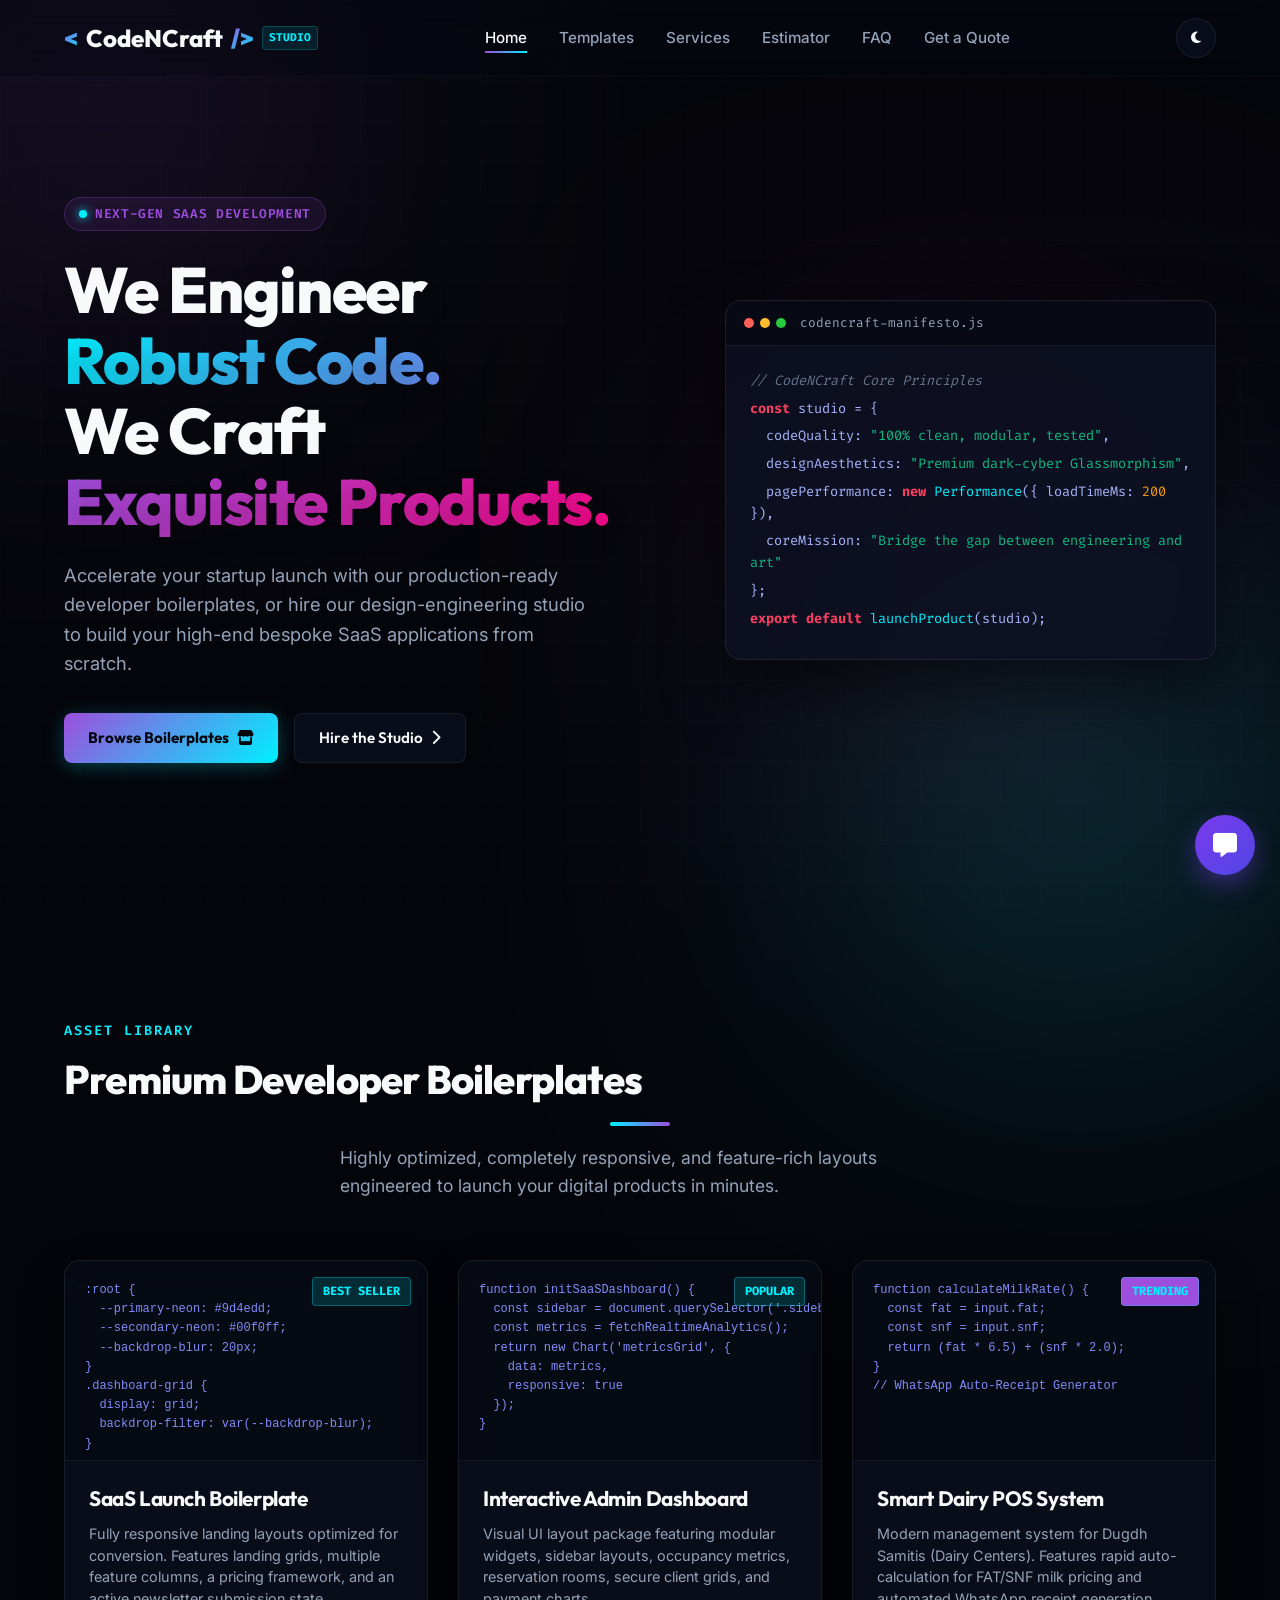
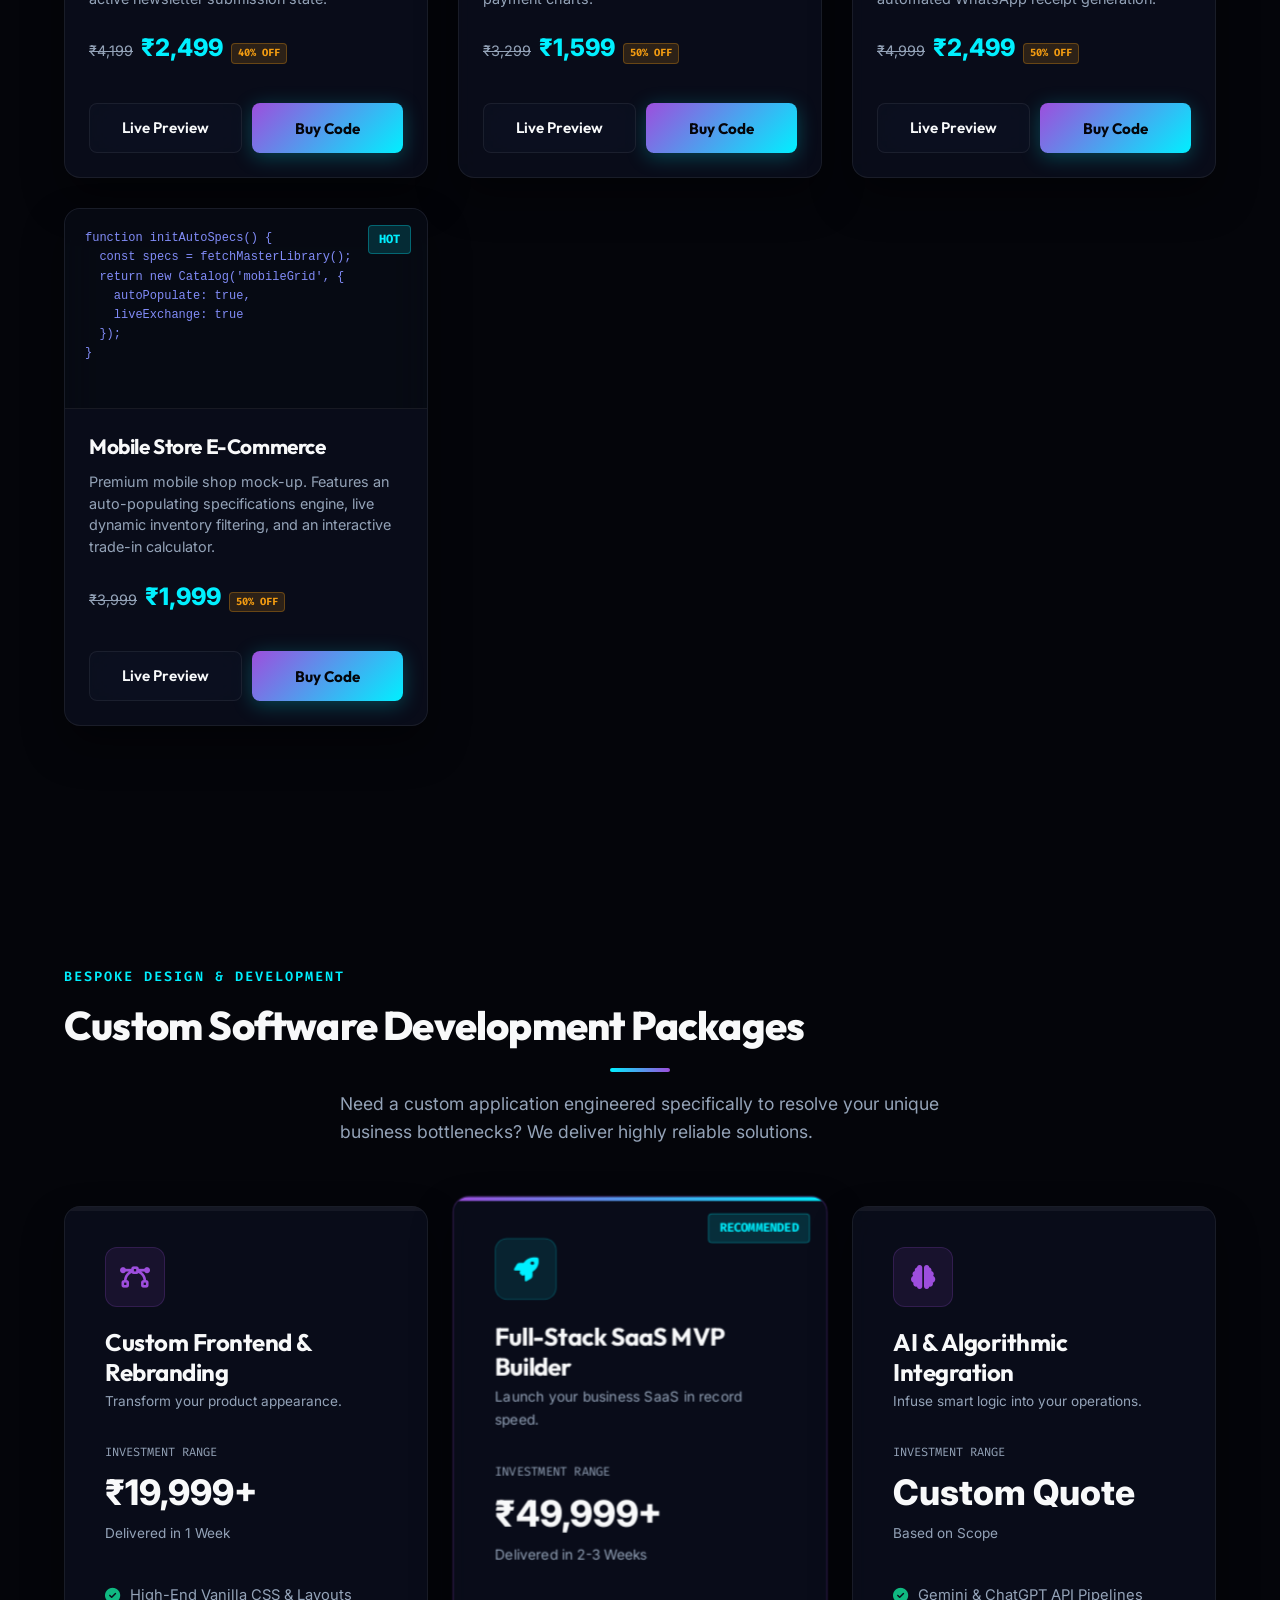
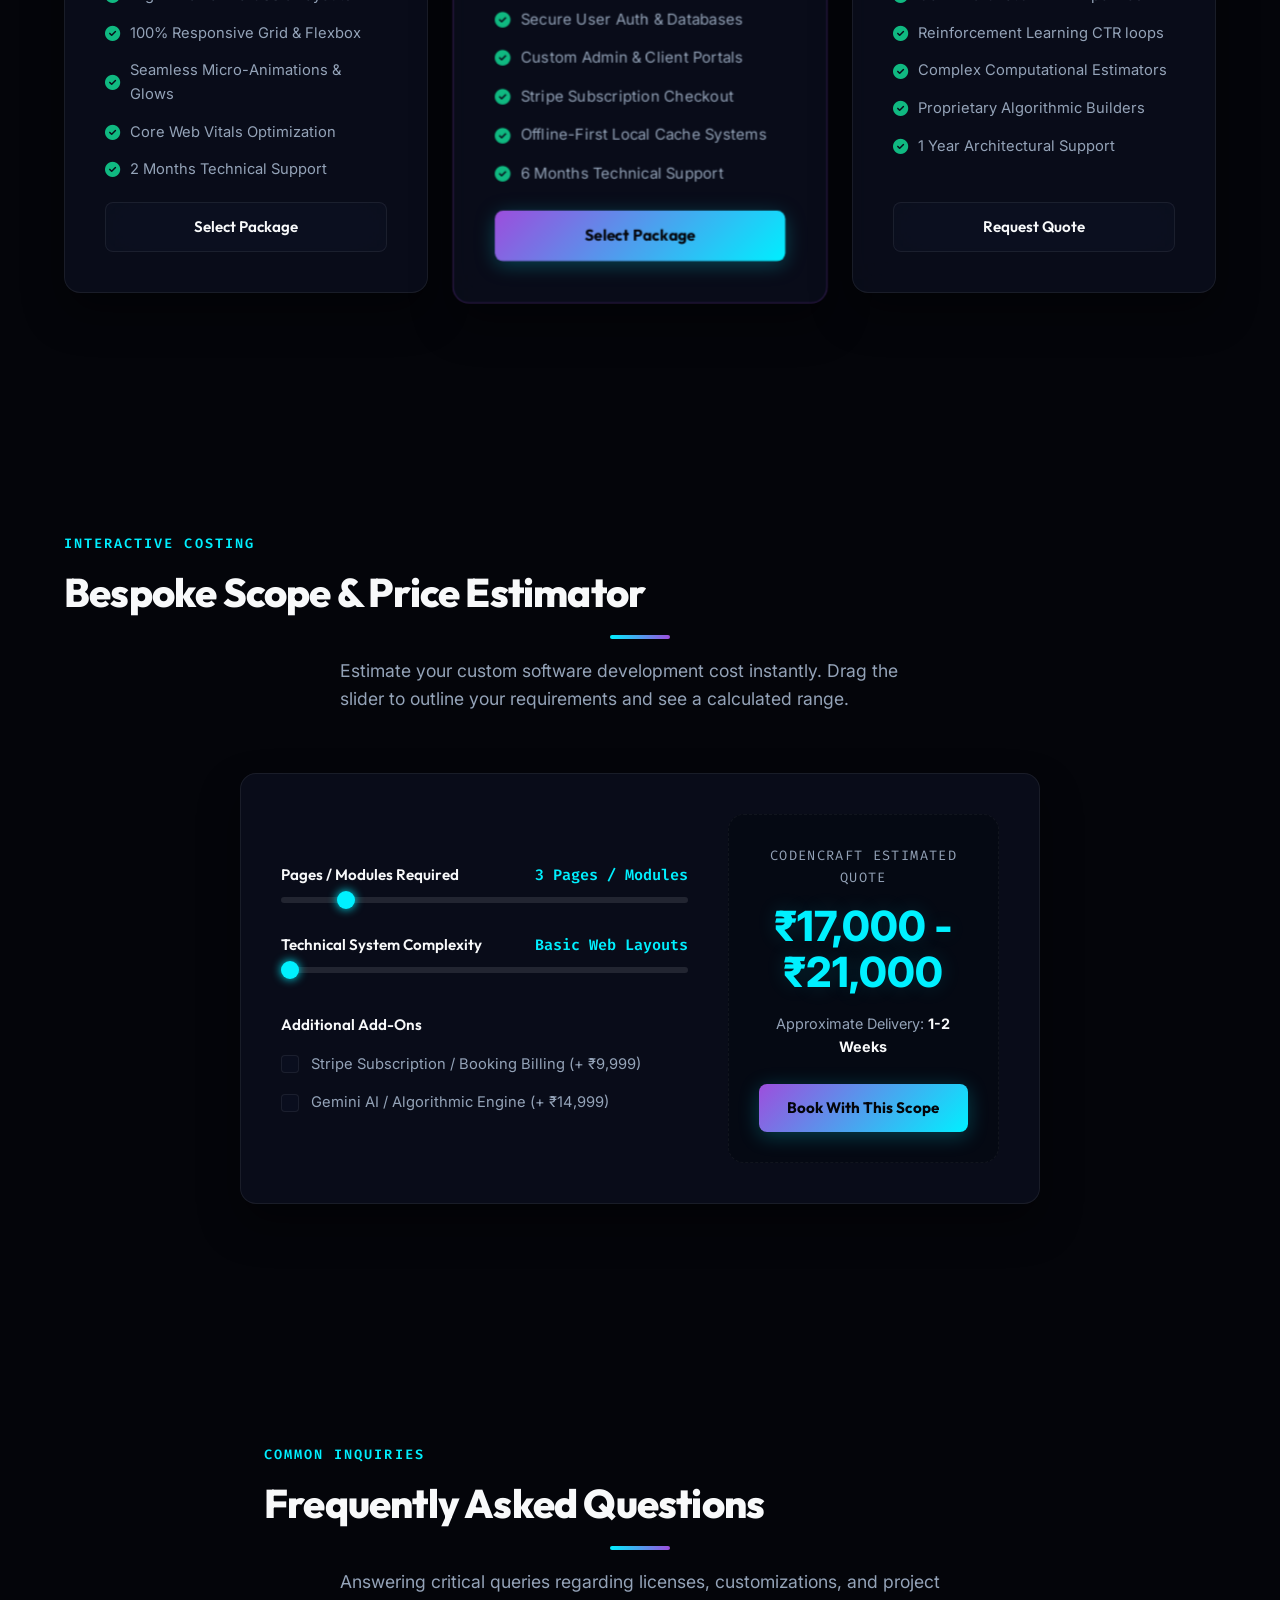
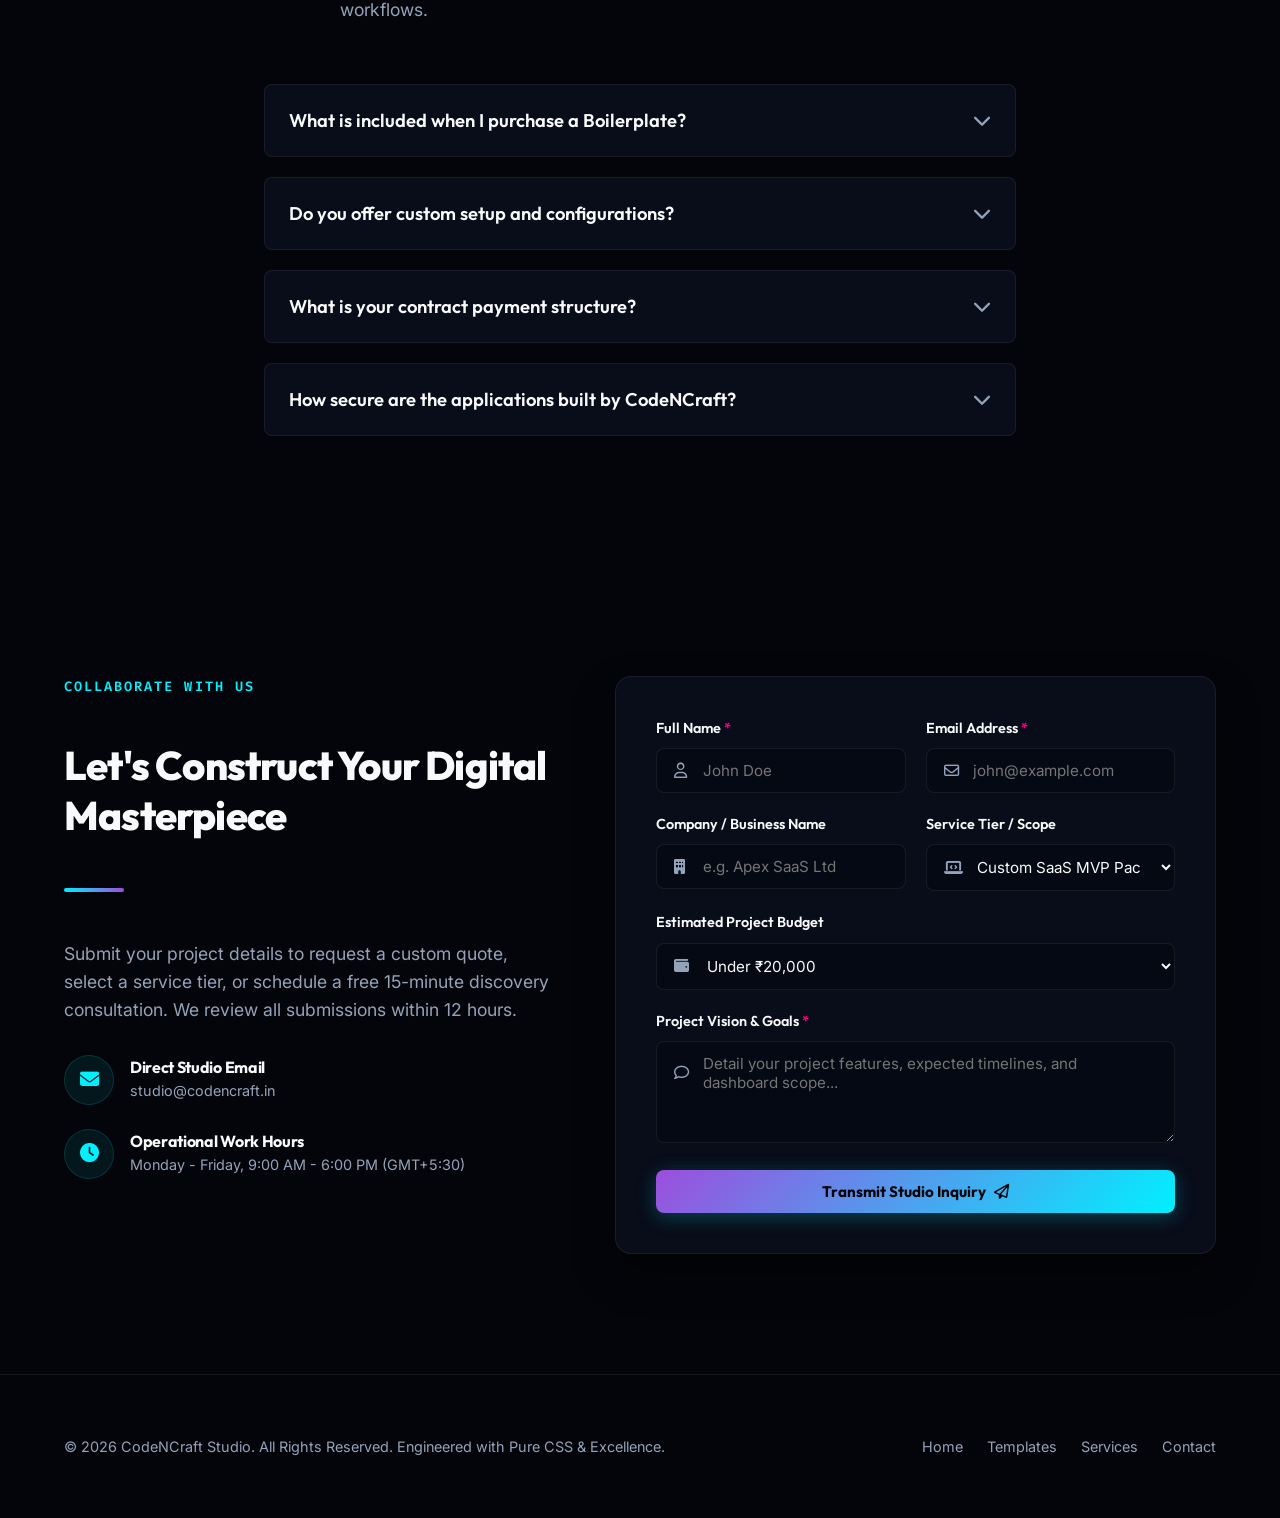
<file: codencraft/index.html>
<!DOCTYPE html>
<html lang="en">
<head>
  <meta charset="UTF-8">
  <meta name="viewport" content="width=device-width, initial-scale=1.0">
  <meta name="description" content="CodeNCraft | Premium SaaS Boilerplates & Bespoke Software Development. We engineer high-performance web products, interactive admin dashboards, and custom software systems.">
  <meta name="keywords" content="SaaS Boilerplate, CodeNCraft, Software Agency, Custom Web Development, Web Templates, Next.js, FastAPI, Node.js, Frontend Designer">
  <meta name="author" content="CodeNCraft">
  
  <title>CodeNCraft | Premium SaaS Boilerplates & Custom Software Development</title>
  
  <!-- Preconnecting Google Fonts -->
  <link rel="preconnect" href="https://fonts.googleapis.com">
  <link rel="preconnect" href="https://fonts.gstatic.com" crossorigin>
  <link href="https://fonts.googleapis.com/css2?family=Fira+Code:wght@400;600&family=Inter:wght@300;400;500;600;700&family=Outfit:wght@400;600;700;800&display=swap" rel="stylesheet">
  
  <!-- FontAwesome Icons -->
  <link rel="stylesheet" href="https://cdnjs.cloudflare.com/ajax/libs/font-awesome/6.4.0/css/all.min.css">
  
  <link rel="stylesheet" href="style.css">
  <link rel="stylesheet" href="agent.css">
</head>
<body class="dark-theme">
  <!-- Glowing Background Canvas Canvas -->
  <div class="blob blob-1"></div>
  <div class="blob blob-2"></div>
  <div class="blob blob-3"></div>
  <div class="grid-overlay"></div>

  <!-- Header Navigation -->
  <header id="header">
    <div class="nav-container">
      <a href="#hero" class="logo">
        <span class="logo-accent">&lt;</span>CodeNCraft<span class="logo-accent"> /&gt;</span>
        <span class="logo-tag">STUDIO</span>
      </a>
      
      <nav class="nav-menu" id="navMenu">
        <ul>
          <li><a href="#hero" class="nav-link active">Home</a></li>
          <li><a href="#templates" class="nav-link">Templates</a></li>
          <li><a href="#services" class="nav-link">Services</a></li>
          <li><a href="#estimator" class="nav-link">Estimator</a></li>
          <li><a href="#faq" class="nav-link">FAQ</a></li>
          <li><a href="#contact" class="nav-link">Get a Quote</a></li>
        </ul>
      </nav>

      <div class="nav-actions">
        <button id="themeToggle" class="theme-btn" aria-label="Toggle Theme">
          <i class="fa-solid fa-moon moon-icon"></i>
          <i class="fa-solid fa-sun sun-icon"></i>
        </button>
        <button class="mobile-toggle" id="mobileToggle" aria-label="Toggle Menu">
          <span class="bar"></span>
          <span class="bar"></span>
          <span class="bar"></span>
        </button>
      </div>
    </div>
  </header>

  <main>
    <!-- Hero Brand Section -->
    <section id="hero" class="hero-section">
      <div class="container hero-grid">
        <div class="hero-content">
          <div class="hero-badge">
            <span class="badge-dot"></span> Next-Gen SaaS Development
          </div>
          <h1 class="hero-title">
            We Engineer <span class="text-gradient">Robust Code.</span>
            We Craft <span class="text-gradient-purple">Exquisite Products.</span>
          </h1>
          <p class="hero-description">
            Accelerate your startup launch with our production-ready developer boilerplates, or hire our design-engineering studio to build your high-end bespoke SaaS applications from scratch.
          </p>
          <div class="hero-actions">
            <a href="#templates" class="btn btn-primary">
              <span>Browse Boilerplates</span> <i class="fa-solid fa-store"></i>
            </a>
            <a href="#contact" class="btn btn-secondary">
              <span>Hire the Studio</span> <i class="fa-solid fa-chevron-right"></i>
            </a>
          </div>
        </div>

        <div class="hero-visual">
          <div class="code-frame glass-panel">
            <div class="code-header">
              <span class="dot red"></span><span class="dot yellow"></span><span class="dot green"></span>
              <span class="code-title">codencraft-manifesto.js</span>
            </div>
            <div class="code-body">
              <div class="code-line"><span class="token-comment">// CodeNCraft Core Principles</span></div>
              <div class="code-line"><span class="token-keyword">const</span> studio = {</div>
              <div class="code-line">&nbsp;&nbsp;codeQuality: <span class="token-string">"100% clean, modular, tested"</span>,</div>
              <div class="code-line">&nbsp;&nbsp;designAesthetics: <span class="token-string">"Premium dark-cyber Glassmorphism"</span>,</div>
              <div class="code-line">&nbsp;&nbsp;pagePerformance: <span class="token-keyword">new</span> <span class="token-function">Performance</span>({ loadTimeMs: <span class="token-number">200</span> }),</div>
              <div class="code-line">&nbsp;&nbsp;coreMission: <span class="token-string">"Bridge the gap between engineering and art"</span></div>
              <div class="code-line">};</div>
              <div class="code-line"></div>
              <div class="code-line"><span class="token-keyword">export default</span> <span class="token-function">launchProduct</span>(studio);</div>
            </div>
          </div>
        </div>
      </div>
    </section>

    <!-- Digital Product Marketplace (Templates) -->
    <section id="templates" class="templates-section section-padding">
      <div class="container">
        <div class="section-header text-center">
          <span class="subheading">Asset Library</span>
          <h2 class="section-title text-center">Premium Developer Boilerplates</h2>
          <div class="title-divider center"></div>
          <p class="section-description center">Highly optimized, completely responsive, and feature-rich layouts engineered to launch your digital products in minutes.</p>
        </div>

        <div class="templates-grid">
          <!-- Template 1: SaaS Launch Boilerplate -->
          <div class="template-card glass-panel">
            <div class="template-badge">BEST SELLER</div>
            <div class="template-preview">
              <pre><code>:root {
  --primary-neon: #9d4edd;
  --secondary-neon: #00f0ff;
  --backdrop-blur: 20px;
}
.dashboard-grid {
  display: grid;
  backdrop-filter: var(--backdrop-blur);
}</code></pre>
            </div>
            <div class="template-info">
              <h3>SaaS Launch Boilerplate</h3>
              <p>Fully responsive landing layouts optimized for conversion. Features landing grids, multiple feature columns, a pricing framework, and an active newsletter submission state.</p>
              <div class="template-price">
                <span class="original-price">₹4,199</span>
                <span class="current-price">₹2,499</span>
                <span class="badge-pre">40% OFF</span>
              </div>
              <div style="display: flex; gap: 10px; margin-top: 15px;">
                <a href="../templates/saas/index.html" target="_blank" class="btn btn-secondary" style="flex: 1; text-align: center;">Live Preview</a>
                <button class="btn btn-primary buy-template-btn" style="flex: 1;" data-template="SaaS Launch Boilerplate" data-price="₹2,499">Buy Code</button>
              </div>
            </div>
          </div>

          <!-- Template 2: Custom Dashboard Kit -->
          <div class="template-card glass-panel">
            <div class="template-badge">POPULAR</div>
            <div class="template-preview">
              <pre><code>function initSaaSDashboard() {
  const sidebar = document.querySelector('.sidebar');
  const metrics = fetchRealtimeAnalytics();
  return new Chart('metricsGrid', {
    data: metrics,
    responsive: true
  });
}</code></pre>
            </div>
            <div class="template-info">
              <h3>Interactive Admin Dashboard</h3>
              <p>Visual UI layout package featuring modular widgets, sidebar layouts, occupancy metrics, reservation rooms, secure client grids, and payment charts.</p>
              <div class="template-price">
                <span class="original-price">₹3,299</span>
                <span class="current-price">₹1,599</span>
                <span class="badge-pre">50% OFF</span>
              </div>
              <div style="display: flex; gap: 10px; margin-top: 15px;">
                <a href="../templates/admin/index.html" target="_blank" class="btn btn-secondary" style="flex: 1; text-align: center;">Live Preview</a>
                <button class="btn btn-primary buy-template-btn" style="flex: 1;" data-template="Interactive Admin Dashboard" data-price="₹1,599">Buy Code</button>
              </div>
            </div>
          </div>

          <!-- Template 3: Dugdh Samiti Dairy System -->
          <div class="template-card glass-panel">
            <div class="template-badge" style="background: var(--primary-neon);">TRENDING</div>
            <div class="template-preview">
              <pre><code>function calculateMilkRate() {
  const fat = input.fat;
  const snf = input.snf;
  return (fat * 6.5) + (snf * 2.0);
}
// WhatsApp Auto-Receipt Generator</code></pre>
            </div>
            <div class="template-info">
              <h3>Smart Dairy POS System</h3>
              <p>Modern management system for Dugdh Samitis (Dairy Centers). Features rapid auto-calculation for FAT/SNF milk pricing and automated WhatsApp receipt generation.</p>
              <div class="template-price">
                <span class="original-price">₹4,999</span>
                <span class="current-price">₹2,499</span>
                <span class="badge-pre">50% OFF</span>
              </div>
              <div style="display: flex; gap: 10px; margin-top: 15px;">
                <a href="dairy-demo.html" target="_blank" class="btn btn-secondary" style="flex: 1; text-align: center;">Live Preview</a>
                <button class="btn btn-primary buy-template-btn" style="flex: 1;" data-template="Smart Dairy POS System" data-price="₹2,499">Buy Code</button>
              </div>
            </div>
          </div>

          <!-- Template 4: Mobile Store E-Commerce -->
          <div class="template-card glass-panel">
            <div class="template-badge">HOT</div>
            <div class="template-preview">
              <pre><code>function initAutoSpecs() {
  const specs = fetchMasterLibrary();
  return new Catalog('mobileGrid', {
    autoPopulate: true,
    liveExchange: true
  });
}</code></pre>
            </div>
            <div class="template-info">
              <h3>Mobile Store E-Commerce</h3>
              <p>Premium mobile shop mock-up. Features an auto-populating specifications engine, live dynamic inventory filtering, and an interactive trade-in calculator.</p>
              <div class="template-price">
                <span class="original-price">₹3,999</span>
                <span class="current-price">₹1,999</span>
                <span class="badge-pre">50% OFF</span>
              </div>
              <div style="display: flex; gap: 10px; margin-top: 15px;">
                <a href="phone-demo.html" target="_blank" class="btn btn-secondary" style="flex: 1; text-align: center;">Live Preview</a>
                <button class="btn btn-primary buy-template-btn" style="flex: 1;" data-template="Mobile Store E-Commerce" data-price="₹1,999">Buy Code</button>
              </div>
            </div>
          </div>
        </div>
      </div>
    </section>

    <!-- Bespoke Services & Pricing Grid (Freelance Packages) -->
    <section id="services" class="services-section section-padding">
      <div class="container">
        <div class="section-header text-center">
          <span class="subheading">Bespoke Design & Development</span>
          <h2 class="section-title text-center">Custom Software Development Packages</h2>
          <div class="title-divider center"></div>
          <p class="section-description center">Need a custom application engineered specifically to resolve your unique business bottlenecks? We deliver highly reliable solutions.</p>
        </div>

        <div class="services-grid">
          <!-- Tier 1: UI / UX Rebrand -->
          <div class="service-card glass-panel">
            <div class="service-icon"><i class="fa-solid fa-bezier-curve"></i></div>
            <div class="service-title">
              <h3>Custom Frontend & Rebranding</h3>
              <p style="font-size: 0.85rem; color: var(--text-muted);">Transform your product appearance.</p>
            </div>
            <div class="service-price">
              <div class="price-lbl">Investment Range</div>
              <div class="price-val">₹19,999+</div>
              <div class="price-sub">Delivered in 1 Week</div>
            </div>
            <ul class="service-features">
              <li><i class="fa-solid fa-circle-check"></i> High-End Vanilla CSS & Layouts</li>
              <li><i class="fa-solid fa-circle-check"></i> 100% Responsive Grid & Flexbox</li>
              <li><i class="fa-solid fa-circle-check"></i> Seamless Micro-Animations & Glows</li>
              <li><i class="fa-solid fa-circle-check"></i> Core Web Vitals Optimization</li>
              <li><i class="fa-solid fa-circle-check"></i> 2 Months Technical Support</li>
            </ul>
            <a href="#contact" class="btn btn-secondary service-btn" data-service="Frontend Rebrand">Select Package</a>
          </div>

          <!-- Tier 2: SaaS MVP Builder (RECOMMENDED) -->
          <div class="service-card glass-panel recommended">
            <div class="template-badge badge-orange">RECOMMENDED</div>
            <div class="service-icon"><i class="fa-solid fa-rocket"></i></div>
            <div class="service-title">
              <h3>Full-Stack SaaS MVP Builder</h3>
              <p style="font-size: 0.85rem; color: var(--text-muted);">Launch your business SaaS in record speed.</p>
            </div>
            <div class="service-price">
              <div class="price-lbl">Investment Range</div>
              <div class="price-val">₹49,999+</div>
              <div class="price-sub">Delivered in 2-3 Weeks</div>
            </div>
            <ul class="service-features">
              <li><i class="fa-solid fa-circle-check"></i> Secure User Auth & Databases</li>
              <li><i class="fa-solid fa-circle-check"></i> Custom Admin & Client Portals</li>
              <li><i class="fa-solid fa-circle-check"></i> Stripe Subscription Checkout</li>
              <li><i class="fa-solid fa-circle-check"></i> Offline-First Local Cache Systems</li>
              <li><i class="fa-solid fa-circle-check"></i> 6 Months Technical Support</li>
            </ul>
            <a href="#contact" class="btn btn-primary service-btn" data-service="SaaS MVP Builder">Select Package</a>
          </div>

          <!-- Tier 3: AI Engine Integration -->
          <div class="service-card glass-panel">
            <div class="service-icon"><i class="fa-solid fa-brain"></i></div>
            <div class="service-title">
              <h3>AI & Algorithmic Integration</h3>
              <p style="font-size: 0.85rem; color: var(--text-muted);">Infuse smart logic into your operations.</p>
            </div>
            <div class="service-price">
              <div class="price-lbl">Investment Range</div>
              <div class="price-val">Custom Quote</div>
              <div class="price-sub">Based on Scope</div>
            </div>
            <ul class="service-features">
              <li><i class="fa-solid fa-circle-check"></i> Gemini & ChatGPT API Pipelines</li>
              <li><i class="fa-solid fa-circle-check"></i> Reinforcement Learning CTR loops</li>
              <li><i class="fa-solid fa-circle-check"></i> Complex Computational Estimators</li>
              <li><i class="fa-solid fa-circle-check"></i> Proprietary Algorithmic Builders</li>
              <li><i class="fa-solid fa-circle-check"></i> 1 Year Architectural Support</li>
            </ul>
            <a href="#contact" class="btn btn-secondary service-btn" data-service="AI Engine Integration">Request Quote</a>
          </div>
        </div>
      </div>
    </section>

    <!-- Interactive Budget / Cost Estimator Widget -->
    <section id="estimator" class="estimator-section section-padding">
      <div class="container">
        <div class="section-header text-center">
          <span class="subheading">Interactive Costing</span>
          <h2 class="section-title text-center">Bespoke Scope & Price Estimator</h2>
          <div class="title-divider center"></div>
          <p class="section-description center">Estimate your custom software development cost instantly. Drag the slider to outline your requirements and see a calculated range.</p>
        </div>

        <div class="estimator-panel glass-panel">
          <div class="estimator-grid">
            <div class="slider-container">
              <div class="range-group">
                <div class="slider-labels">
                  <span>Pages / Modules Required</span>
                  <span class="slider-val" id="pagesValue">3 Pages</span>
                </div>
                <input type="range" id="pagesSlider" class="slider-element" min="1" max="15" value="3">
              </div>

              <div class="range-group">
                <div class="slider-labels">
                  <span>Technical System Complexity</span>
                  <span class="slider-val" id="complexityValue">Basic Frontend</span>
                </div>
                <input type="range" id="complexitySlider" class="slider-element" min="1" max="4" value="1">
              </div>

              <div class="checklist-group">
                <span style="font-family: var(--font-display); font-weight: 600; font-size: 0.95rem;">Additional Add-Ons</span>
                <label class="checkbox-label">
                  <input type="checkbox" id="stripeCheck" class="checkbox-element">
                  <span>Stripe Subscription / Booking Billing (+ ₹9,999)</span>
                </label>
                <label class="checkbox-label">
                  <input type="checkbox" id="aiCheck" class="checkbox-element">
                  <span>Gemini AI / Algorithmic Engine (+ ₹14,999)</span>
                </label>
              </div>
            </div>

            <div class="estimate-results">
              <span class="result-title">CodeNCraft Estimated Quote</span>
              <div class="result-price-range" id="estimateRange">₹19,999 - ₹24,999</div>
              <p class="result-timeline">Approximate Delivery: <strong id="estimateTimeline">1-2 Weeks</strong></p>
              <a href="#contact" class="btn btn-primary" id="budgetBookBtn" style="margin-top: 10px;">Book With This Scope</a>
            </div>
          </div>
        </div>
      </div>
    </section>

    <!-- FAQ Objections Handling Accordion -->
    <section id="faq" class="faq-section section-padding">
      <div class="container">
        <div class="section-header text-center">
          <span class="subheading">Common Inquiries</span>
          <h2 class="section-title text-center">Frequently Asked Questions</h2>
          <div class="title-divider center"></div>
          <p class="section-description center">Answering critical queries regarding licenses, customizations, and project workflows.</p>
        </div>

        <div class="faq-section">
          <div class="faq-item">
            <button class="faq-trigger">
              <span>What is included when I purchase a Boilerplate?</span>
              <i class="fa-solid fa-chevron-down"></i>
            </button>
            <div class="faq-panel">
              <div class="faq-panel-content">
                You receive full instant access to a cleanly structured codebase including completely responsive HTML5 files, custom vanilla CSS variables, interactive app.js controllers, and local storage state engines. Everything is self-contained with no heavy framework dependencies.
              </div>
            </div>
          </div>

          <div class="faq-item">
            <button class="faq-trigger">
              <span>Do you offer custom setup and configurations?</span>
              <i class="fa-solid fa-chevron-down"></i>
            </button>
            <div class="faq-panel">
              <div class="faq-panel-content">
                Yes! If you buy any boilerplate and want us to customize it for your brand (e.g. connecting active database endpoints, integrating custom dashboards, or setting up hosting), you can select our "Premium UI Rebrand" custom package.
              </div>
            </div>
          </div>

          <div class="faq-item">
            <button class="faq-trigger">
              <span>What is your contract payment structure?</span>
              <i class="fa-solid fa-chevron-down"></i>
            </button>
            <div class="faq-panel">
              <div class="faq-panel-content">
                For bespoke freelance software development, we typically operate on a milestone structure: 50% upfront initial deposit to start development, and 50% final payment upon successful demo verification and final deployment transfer.
              </div>
            </div>
          </div>

          <div class="faq-item">
            <button class="faq-trigger">
              <span>How secure are the applications built by CodeNCraft?</span>
              <i class="fa-solid fa-chevron-down"></i>
            </button>
            <div class="faq-panel">
              <div class="faq-panel-content">
                Extremely secure. We use modern industry standards including secure password hashing, localized offline databases, encrypted storage vaults bypassing unsafe third-party tracking scripts, and strict authentication middleware patterns.
              </div>
            </div>
          </div>
        </div>
      </div>
    </section>

    <!-- Quote Request & Lead Capturing Form -->
    <section id="contact" class="contact-section section-padding">
      <div class="container contact-grid">
        <div class="contact-info">
          <span class="subheading">Collaborate With Us</span>
          <h2 class="section-title">Let's Construct Your Digital Masterpiece</h2>
          <div class="title-divider left"></div>
          <p class="contact-desc">
            Submit your project details to request a custom quote, select a service tier, or schedule a free 15-minute discovery consultation. We review all submissions within 12 hours.
          </p>

          <div class="contact-details">
            <div class="contact-item">
              <div class="item-icon"><i class="fa-solid fa-envelope"></i></div>
              <div>
                <h4>Direct Studio Email</h4>
                <p><a href="mailto:aseth230@gmail.com">studio@codencraft.in</a></p>
              </div>
            </div>
            <div class="contact-item">
              <div class="item-icon"><i class="fa-solid fa-clock"></i></div>
              <div>
                <h4>Operational Work Hours</h4>
                <p>Monday - Friday, 9:00 AM - 6:00 PM (GMT+5:30)</p>
              </div>
            </div>
          </div>
        </div>

        <div class="contact-form-panel glass-panel">
          <form id="contactForm" novalidate>
            <div class="form-row">
              <div class="form-group">
                <label for="clientName">Full Name <span class="required">*</span></label>
                <div class="input-wrapper">
                  <i class="fa-regular fa-user input-icon"></i>
                  <input type="text" id="clientName" name="clientName" placeholder="John Doe" required>
                </div>
                <span class="error-msg" id="nameError">Name is required.</span>
              </div>
              <div class="form-group">
                <label for="clientEmail">Email Address <span class="required">*</span></label>
                <div class="input-wrapper">
                  <i class="fa-regular fa-envelope input-icon"></i>
                  <input type="email" id="clientEmail" name="clientEmail" placeholder="john@example.com" required>
                </div>
                <span class="error-msg" id="emailError">Please enter a valid email.</span>
              </div>
            </div>

            <div class="form-row">
              <div class="form-group">
                <label for="businessName">Company / Business Name</label>
                <div class="input-wrapper">
                  <i class="fa-solid fa-building input-icon"></i>
                  <input type="text" id="businessName" name="businessName" placeholder="e.g. Apex SaaS Ltd">
                </div>
              </div>
              <div class="form-group">
                <label for="projectType">Service Tier / Scope</label>
                <div class="input-wrapper">
                  <i class="fa-solid fa-laptop-code input-icon"></i>
                  <select id="projectType" name="projectType">
                    <option value="saas">Custom SaaS MVP Package</option>
                    <option value="rebrand">Frontend Rebrand Package</option>
                    <option value="ai">AI Engine / Algorithmic Integration</option>
                    <option value="estimator">Estimator Scope (Self-Configured)</option>
                    <option value="other">Other Digital Inquiry</option>
                  </select>
                </div>
              </div>
            </div>

            <div class="form-group">
              <label for="budgetRange">Estimated Project Budget</label>
              <div class="input-wrapper">
                <i class="fa-solid fa-wallet input-icon"></i>
                <select id="budgetRange" name="budgetRange">
                  <option value="under50">Under ₹20,000</option>
                  <option value="medium">₹20,000 - ₹50,000</option>
                  <option value="large">₹50,000 - ₹1,00,000</option>
                  <option value="custom">₹1,00,000+ (Enterprise Scope)</option>
                </select>
              </div>
            </div>

            <div class="form-group">
              <label for="clientMessage">Project Vision & Goals <span class="required">*</span></label>
              <div class="input-wrapper textarea-wrapper">
                <i class="fa-regular fa-comment input-icon"></i>
                <textarea id="clientMessage" name="clientMessage" rows="4" placeholder="Detail your project features, expected timelines, and dashboard scope..." required></textarea>
              </div>
              <span class="error-msg" id="messageError">Message details are required.</span>
            </div>

            <button type="submit" class="btn btn-primary btn-full" id="submitBtn">
              <span>Transmit Studio Inquiry</span> <i class="fa-regular fa-paper-plane"></i>
            </button>
          </form>

          <!-- Success Box Display -->
          <div class="form-success-box" id="successBox">
            <div class="success-icon"><i class="fa-solid fa-circle-check"></i></div>
            <h3>Inquiry Transmitted Successfully!</h3>
            <p>Your business inquiry has been recorded. Our lead engineer will contact you within 12 hours with a comprehensive roadmap pitch.</p>
            <div class="success-actions">
              <button class="btn btn-secondary btn-sm" id="exportLeadsBtn">
                <i class="fa-solid fa-download"></i> Download Details
              </button>
              <button class="btn btn-primary btn-sm" id="resetFormBtn">
                Send Another Inquiry
              </button>
            </div>
          </div>
        </div>
      </div>
    </section>
  </main>

  <!-- Checkout/Access Dialog Modal Component -->
  <div class="modal-backdrop" id="checkoutModalBackdrop">
    <div class="modal-card glass-panel">
      <button class="modal-close" id="modalCloseBtn" aria-label="Close Checkout">&times;</button>
      <div class="modal-header-hero" style="background-image: linear-gradient(rgba(7, 9, 19, 0.7), rgba(7, 9, 19, 0.98)), url('../assets/hotel.png');">
        <span class="project-type">Secure Storefront Checkout</span>
        <h2 id="checkoutTemplateTitle">SaaS Launch Boilerplate</h2>
      </div>
      <div class="modal-body">
        <form id="checkoutForm" novalidate style="display: flex; flex-direction: column; gap: 15px;">
          <div class="form-group">
            <span style="font-size: 0.95rem; color: var(--text-muted); display: block; text-align: center; margin-bottom: 5px;">
              Total Price: <strong id="checkoutTemplatePrice" style="color: var(--secondary-neon); font-size: 1.3rem;">₹2,499</strong>
            </span>
          </div>
          <div class="form-group">
            <label for="checkoutName">Customer Name <span class="required">*</span></label>
            <div class="input-wrapper">
              <i class="fa-regular fa-user input-icon"></i>
              <input type="text" id="checkoutName" placeholder="Your Name" required>
            </div>
            <span class="error-msg" id="checkoutNameError">Name is required.</span>
          </div>
          <div class="form-group">
            <label for="checkoutEmail">Delivery Email Address <span class="required">*</span></label>
            <div class="input-wrapper">
              <i class="fa-regular fa-envelope input-icon"></i>
              <input type="email" id="checkoutEmail" placeholder="your@email.com" required>
            </div>
            <span class="error-msg" id="checkoutEmailError">A valid email is required for delivery.</span>
          </div>
          
          <button type="submit" class="btn btn-primary btn-full" style="margin-top: 10px;">
            <span>Secure Instant Purchase</span> <i class="fa-solid fa-lock"></i>
          </button>
        </form>

        <!-- Checkout Success Display -->
        <div class="form-success-box" id="checkoutSuccessBox">
          <div class="success-icon"><i class="fa-solid fa-circle-check"></i></div>
          <h3>Pre-Order & Purchase Captured!</h3>
          <p>Thank you! Your interest has been securely catalogued. Since the digital store is launching next week, we will prioritize your email <strong id="purchasedCustomerEmail" style="color: var(--secondary-neon);"></strong> for a complimentary <strong>90% discount</strong> code upon launch!</p>
          <button class="btn btn-secondary btn-sm" id="closeCheckoutSuccessBtn" style="margin-top: 10px;">Return to Shop</button>
        </div>
      </div>
    </div>
  </div>

  <!-- Footer -->
  <footer>
    <div class="container footer-content">
      <p class="copyright">&copy; 2026 CodeNCraft Studio. All Rights Reserved. Engineered with Pure CSS & Excellence.</p>
      <div class="footer-links">
        <a href="#hero">Home</a>
        <a href="#templates">Templates</a>
        <a href="#services">Services</a>
        <a href="#contact">Contact</a>
      </div>
    </div>
  </footer>

  <script src="app.js"></script>
  <script src="agent.js"></script>
</body>
</html>
</file>
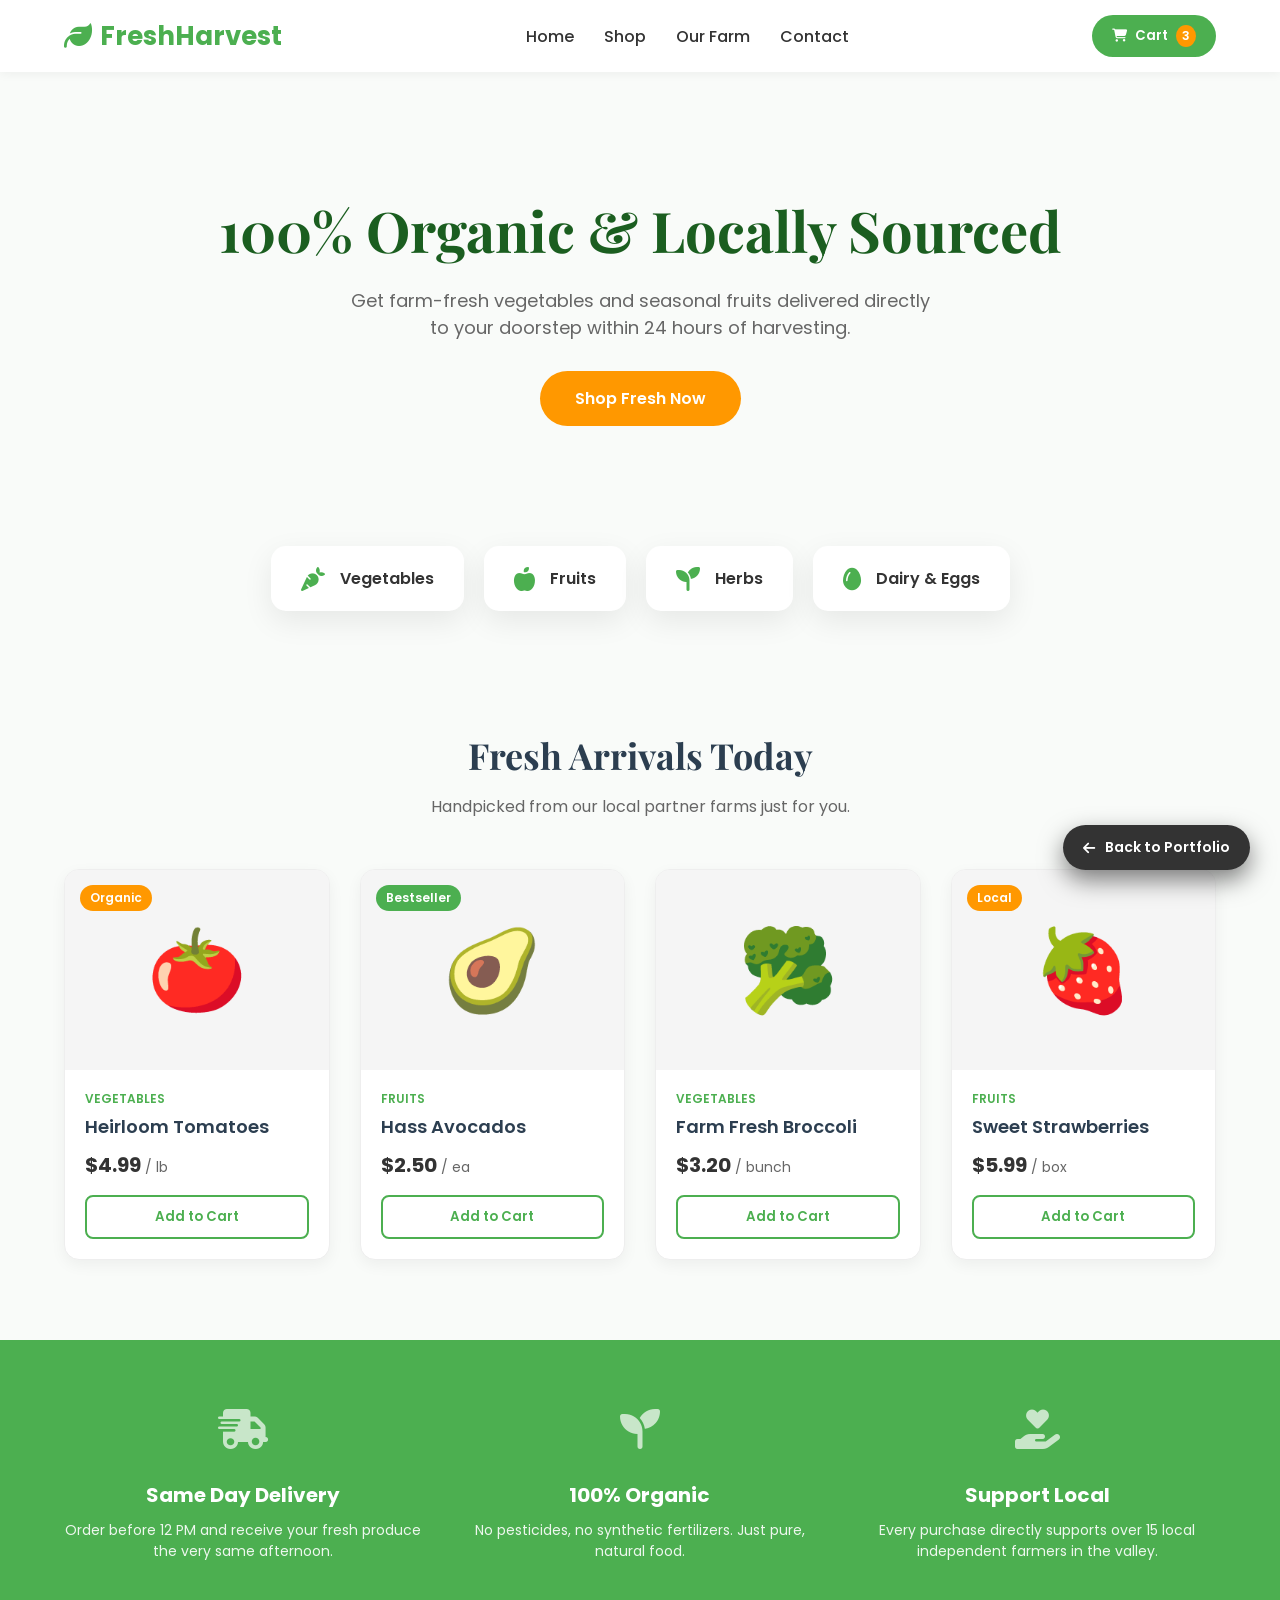
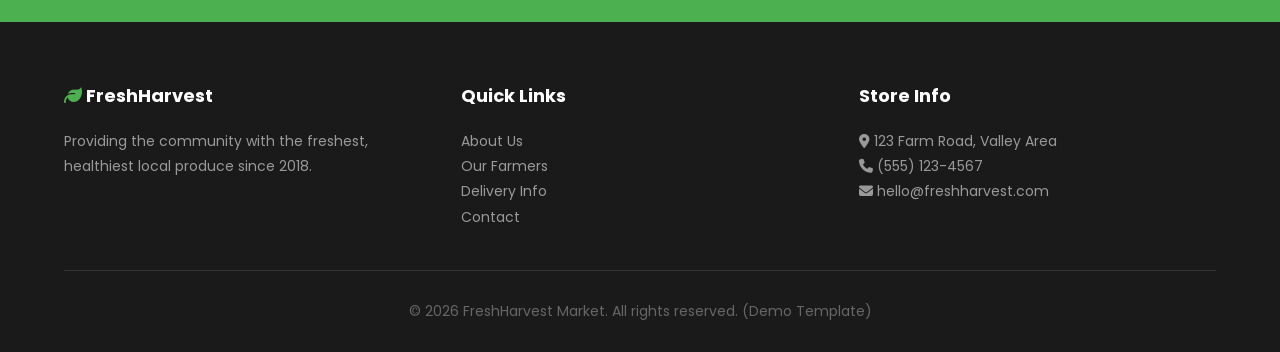
<file: templates/grocery/index.html>
<!DOCTYPE html>
<html lang="en">
<head>
  <meta charset="UTF-8">
  <meta name="viewport" content="width=device-width, initial-scale=1.0">
  <title>FreshHarvest - Local Organic Grocer</title>
  <link href="https://fonts.googleapis.com/css2?family=Playfair+Display:wght@600;700&family=Poppins:wght@300;400;500;600&display=swap" rel="stylesheet">
  <link rel="stylesheet" href="https://cdnjs.cloudflare.com/ajax/libs/font-awesome/6.4.0/css/all.min.css">
  <style>
    :root {
      --primary: #4caf50;
      --primary-dark: #388e3c;
      --accent: #ff9800;
      --bg: #f9fbf9;
      --text: #333;
      --text-light: #666;
      --white: #fff;
    }
    * { margin: 0; padding: 0; box-sizing: border-box; font-family: 'Poppins', sans-serif; }
    body { background-color: var(--bg); color: var(--text); overflow-x: hidden; }
    
    h1, h2, h3 { font-family: 'Playfair Display', serif; color: #2c3e50; }

    /* Header */
    header { background: var(--white); box-shadow: 0 2px 10px rgba(0,0,0,0.05); padding: 15px 5%; display: flex; justify-content: space-between; align-items: center; position: sticky; top: 0; z-index: 100; }
    .logo { font-size: 26px; font-weight: 700; color: var(--primary); display: flex; align-items: center; gap: 8px; text-decoration: none; }
    .logo i { font-size: 28px; }
    nav ul { list-style: none; display: flex; gap: 30px; }
    nav a { text-decoration: none; color: var(--text); font-weight: 500; transition: color 0.3s; }
    nav a:hover { color: var(--primary); }
    .cart-btn { background: var(--primary); color: var(--white); border: none; padding: 10px 20px; border-radius: 30px; font-weight: 600; cursor: pointer; display: flex; align-items: center; gap: 8px; transition: background 0.3s; }
    .cart-btn:hover { background: var(--primary-dark); }
    .cart-badge { background: var(--accent); color: var(--white); font-size: 12px; padding: 2px 6px; border-radius: 50%; }

    /* Hero */
    .hero { background: linear-gradient(rgba(249, 251, 249, 0.8), rgba(249, 251, 249, 0.9)), url('https://images.unsplash.com/photo-1542838132-92c53300491e?ixlib=rb-4.0.3&auto=format&fit=crop&w=1920&q=80') center/cover; padding: 120px 5%; text-align: center; }
    .hero h1 { font-size: 56px; margin-bottom: 20px; color: #1b5e20; }
    .hero p { font-size: 18px; color: var(--text-light); max-width: 600px; margin: 0 auto 30px; }
    .hero .btn { background: var(--accent); color: var(--white); text-decoration: none; padding: 15px 35px; border-radius: 30px; font-size: 16px; font-weight: 600; display: inline-block; transition: transform 0.3s, box-shadow 0.3s; }
    .hero .btn:hover { transform: translateY(-3px); box-shadow: 0 10px 20px rgba(255, 152, 0, 0.3); }

    /* Categories */
    .categories { padding: 40px 5%; display: flex; justify-content: center; gap: 20px; flex-wrap: wrap; margin-top: -40px; position: relative; z-index: 10; }
    .category-card { background: var(--white); padding: 20px 30px; border-radius: 15px; box-shadow: 0 10px 30px rgba(0,0,0,0.08); display: flex; align-items: center; gap: 15px; cursor: pointer; transition: transform 0.3s; font-weight: 600; }
    .category-card:hover { transform: translateY(-5px); color: var(--primary); }
    .category-card i { font-size: 24px; color: var(--primary); }

    /* Products */
    .products-section { padding: 80px 5%; }
    .section-header { text-align: center; margin-bottom: 50px; }
    .section-header h2 { font-size: 36px; margin-bottom: 15px; }
    .section-header p { color: var(--text-light); }
    
    .product-grid { display: grid; grid-template-columns: repeat(auto-fill, minmax(250px, 1fr)); gap: 30px; }
    .product-card { background: var(--white); border-radius: 15px; overflow: hidden; box-shadow: 0 5px 15px rgba(0,0,0,0.05); transition: transform 0.3s; border: 1px solid #eee; position: relative; }
    .product-card:hover { transform: translateY(-10px); box-shadow: 0 15px 30px rgba(0,0,0,0.1); }
    .product-badge { position: absolute; top: 15px; left: 15px; background: var(--accent); color: var(--white); font-size: 12px; font-weight: 600; padding: 4px 10px; border-radius: 20px; z-index: 2; }
    
    .product-img { height: 200px; background: #f5f5f5; display: flex; justify-content: center; align-items: center; font-size: 80px; position: relative; overflow: hidden; }
    /* Using emojis as high-quality placeholders for demo purposes */
    
    .product-info { padding: 20px; }
    .product-category { font-size: 12px; color: var(--primary); font-weight: 600; text-transform: uppercase; margin-bottom: 5px; }
    .product-title { font-size: 18px; margin-bottom: 10px; font-family: 'Poppins', sans-serif; font-weight: 600; }
    .product-price { font-size: 20px; font-weight: 700; color: var(--text); margin-bottom: 15px; }
    .product-price span { font-size: 14px; color: var(--text-light); font-weight: 400; }
    
    .add-to-cart { width: 100%; background: transparent; border: 2px solid var(--primary); color: var(--primary); padding: 10px; border-radius: 8px; font-weight: 600; cursor: pointer; transition: all 0.3s; }
    .add-to-cart:hover { background: var(--primary); color: var(--white); }

    /* Features */
    .farm-features { background: var(--primary); color: var(--white); padding: 60px 5%; display: grid; grid-template-columns: repeat(auto-fit, minmax(250px, 1fr)); gap: 40px; text-align: center; }
    .feature-icon { font-size: 40px; margin-bottom: 20px; color: #c8e6c9; }
    .farm-features h3 { color: var(--white); margin-bottom: 10px; font-family: 'Poppins', sans-serif; font-size: 20px; }
    .farm-features p { opacity: 0.9; font-size: 14px; }

    /* Footer */
    footer { background: #1a1a1a; color: #fff; padding: 60px 5% 30px; }
    .footer-content { display: grid; grid-template-columns: repeat(auto-fit, minmax(200px, 1fr)); gap: 40px; margin-bottom: 40px; }
    .footer-col h3 { color: #fff; font-family: 'Poppins', sans-serif; margin-bottom: 20px; font-size: 18px; }
    .footer-col p, .footer-col a { color: #999; font-size: 14px; text-decoration: none; line-height: 1.8; display: block; }
    .footer-col a:hover { color: var(--primary); }
    .footer-bottom { text-align: center; padding-top: 30px; border-top: 1px solid #333; color: #666; font-size: 14px; }

    /* Return Bar */
    .return-bar { position: fixed; bottom: 30px; right: 30px; z-index: 1000; }
    .btn-return { background: var(--text); border: none; padding: 12px 20px; border-radius: 30px; text-decoration: none; color: #fff; font-weight: 600; font-size: 14px; box-shadow: 0 10px 25px rgba(0,0,0,0.5); display: flex; align-items: center; gap: 10px; transition: all 0.3s; }
    .btn-return:hover { background: var(--primary); transform: translateY(-3px); }
  </style>
</head>
<body>

  <header>
    <a href="#" class="logo"><i class="fa-solid fa-leaf"></i> FreshHarvest</a>
    <nav>
      <ul>
        <li><a href="#">Home</a></li>
        <li><a href="#">Shop</a></li>
        <li><a href="#">Our Farm</a></li>
        <li><a href="#">Contact</a></li>
      </ul>
    </nav>
    <button class="cart-btn">
      <i class="fa-solid fa-cart-shopping"></i> Cart <span class="cart-badge">3</span>
    </button>
  </header>

  <section class="hero">
    <h1>100% Organic & Locally Sourced</h1>
    <p>Get farm-fresh vegetables and seasonal fruits delivered directly to your doorstep within 24 hours of harvesting.</p>
    <a href="#shop" class="btn">Shop Fresh Now</a>
  </section>

  <div class="categories">
    <div class="category-card"><i class="fa-solid fa-carrot"></i> Vegetables</div>
    <div class="category-card"><i class="fa-solid fa-apple-whole"></i> Fruits</div>
    <div class="category-card"><i class="fa-solid fa-seedling"></i> Herbs</div>
    <div class="category-card"><i class="fa-solid fa-egg"></i> Dairy & Eggs</div>
  </div>

  <section id="shop" class="products-section">
    <div class="section-header">
      <h2>Fresh Arrivals Today</h2>
      <p>Handpicked from our local partner farms just for you.</p>
    </div>
    
    <div class="product-grid">
      <!-- Product 1 -->
      <div class="product-card">
        <div class="product-badge">Organic</div>
        <div class="product-img">🍅</div>
        <div class="product-info">
          <div class="product-category">Vegetables</div>
          <h3 class="product-title">Heirloom Tomatoes</h3>
          <div class="product-price">$4.99 <span>/ lb</span></div>
          <button class="add-to-cart">Add to Cart</button>
        </div>
      </div>
      <!-- Product 2 -->
      <div class="product-card">
        <div class="product-badge" style="background: var(--primary);">Bestseller</div>
        <div class="product-img">🥑</div>
        <div class="product-info">
          <div class="product-category">Fruits</div>
          <h3 class="product-title">Hass Avocados</h3>
          <div class="product-price">$2.50 <span>/ ea</span></div>
          <button class="add-to-cart">Add to Cart</button>
        </div>
      </div>
      <!-- Product 3 -->
      <div class="product-card">
        <div class="product-img">🥦</div>
        <div class="product-info">
          <div class="product-category">Vegetables</div>
          <h3 class="product-title">Farm Fresh Broccoli</h3>
          <div class="product-price">$3.20 <span>/ bunch</span></div>
          <button class="add-to-cart">Add to Cart</button>
        </div>
      </div>
      <!-- Product 4 -->
      <div class="product-card">
        <div class="product-badge">Local</div>
        <div class="product-img">🍓</div>
        <div class="product-info">
          <div class="product-category">Fruits</div>
          <h3 class="product-title">Sweet Strawberries</h3>
          <div class="product-price">$5.99 <span>/ box</span></div>
          <button class="add-to-cart">Add to Cart</button>
        </div>
      </div>
    </div>
  </section>

  <section class="farm-features">
    <div>
      <div class="feature-icon"><i class="fa-solid fa-truck-fast"></i></div>
      <h3>Same Day Delivery</h3>
      <p>Order before 12 PM and receive your fresh produce the very same afternoon.</p>
    </div>
    <div>
      <div class="feature-icon"><i class="fa-solid fa-seedling"></i></div>
      <h3>100% Organic</h3>
      <p>No pesticides, no synthetic fertilizers. Just pure, natural food.</p>
    </div>
    <div>
      <div class="feature-icon"><i class="fa-solid fa-hand-holding-heart"></i></div>
      <h3>Support Local</h3>
      <p>Every purchase directly supports over 15 local independent farmers in the valley.</p>
    </div>
  </section>

  <footer>
    <div class="footer-content">
      <div class="footer-col">
        <h3><i class="fa-solid fa-leaf" style="color: var(--primary);"></i> FreshHarvest</h3>
        <p>Providing the community with the freshest, healthiest local produce since 2018.</p>
      </div>
      <div class="footer-col">
        <h3>Quick Links</h3>
        <a href="#">About Us</a>
        <a href="#">Our Farmers</a>
        <a href="#">Delivery Info</a>
        <a href="#">Contact</a>
      </div>
      <div class="footer-col">
        <h3>Store Info</h3>
        <p><i class="fa-solid fa-location-dot"></i> 123 Farm Road, Valley Area</p>
        <p><i class="fa-solid fa-phone"></i> (555) 123-4567</p>
        <p><i class="fa-solid fa-envelope"></i> hello@freshharvest.com</p>
      </div>
    </div>
    <div class="footer-bottom">
      &copy; 2026 FreshHarvest Market. All rights reserved. (Demo Template)
    </div>
  </footer>

  <div class="return-bar">
    <a href="../../index.html#templates" class="btn-return"><i class="fa-solid fa-arrow-left"></i> Back to Portfolio</a>
  </div>
</body>
</html>
</file>
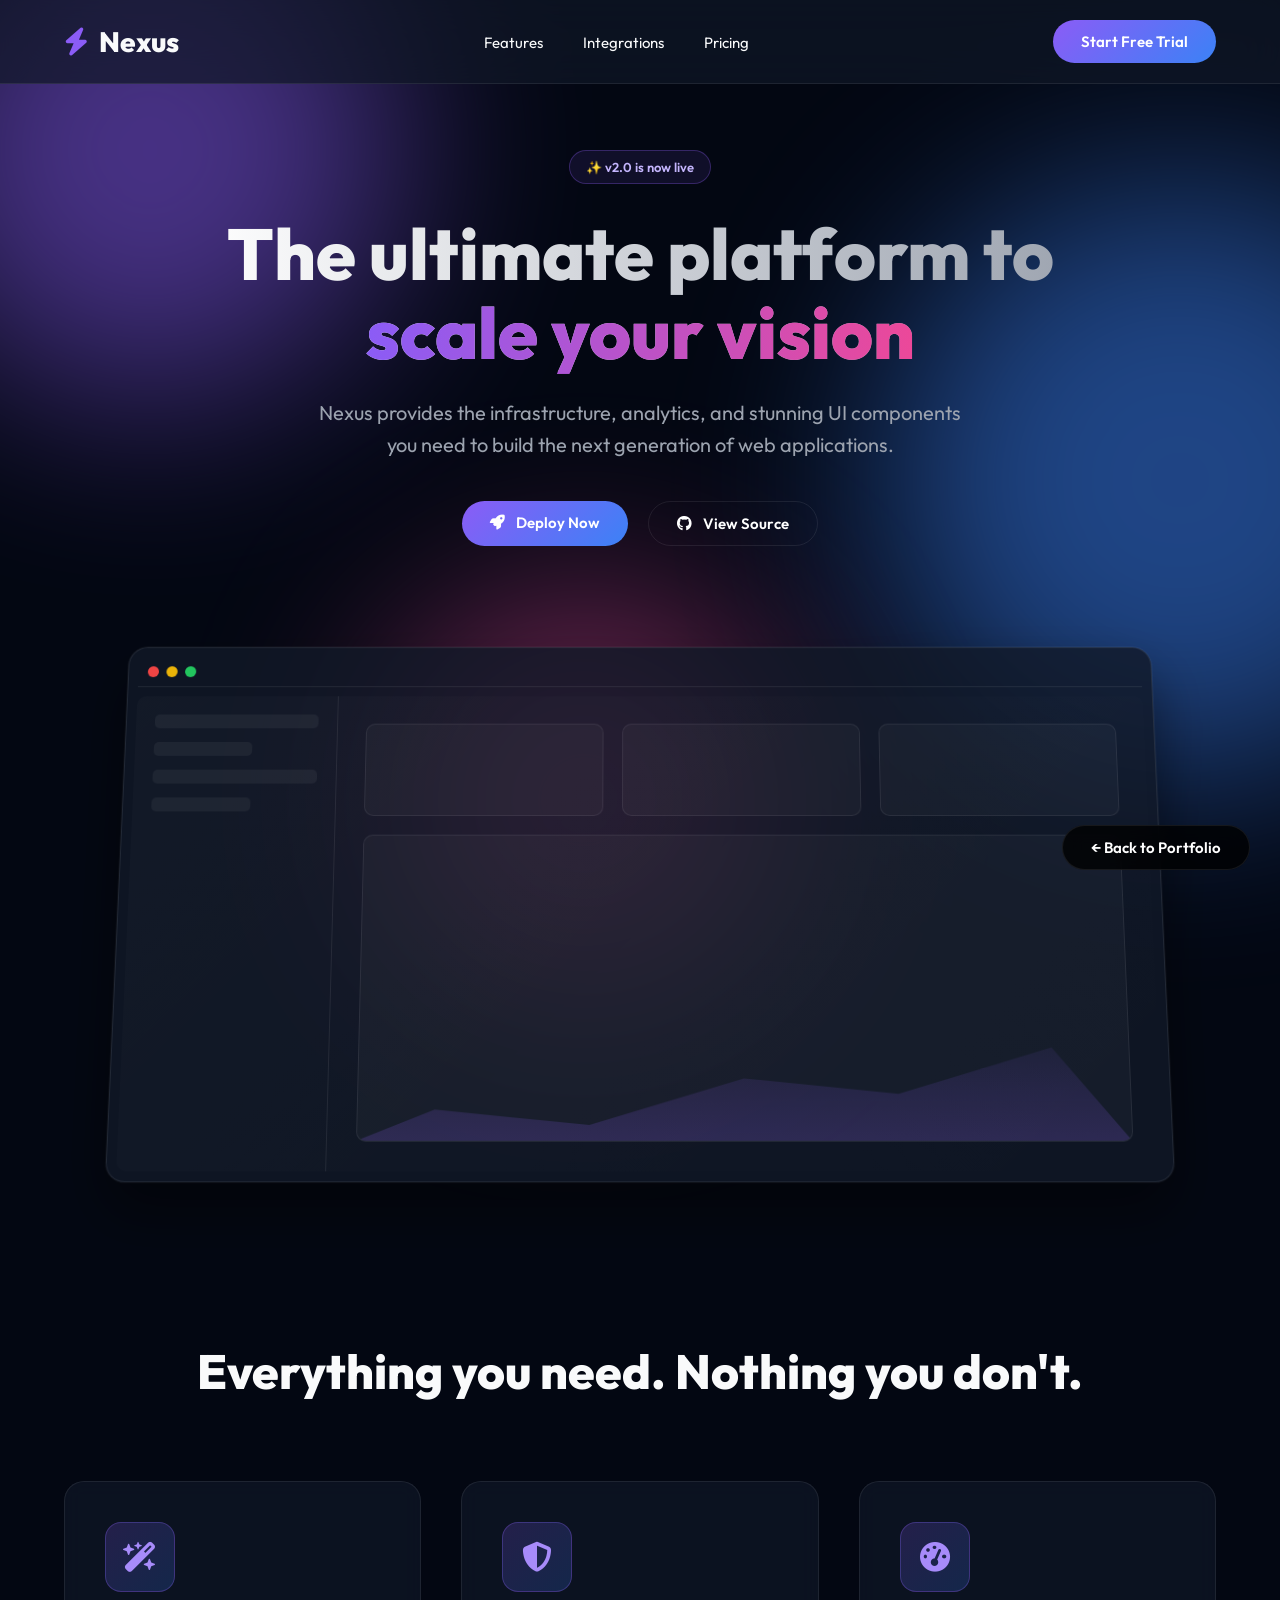
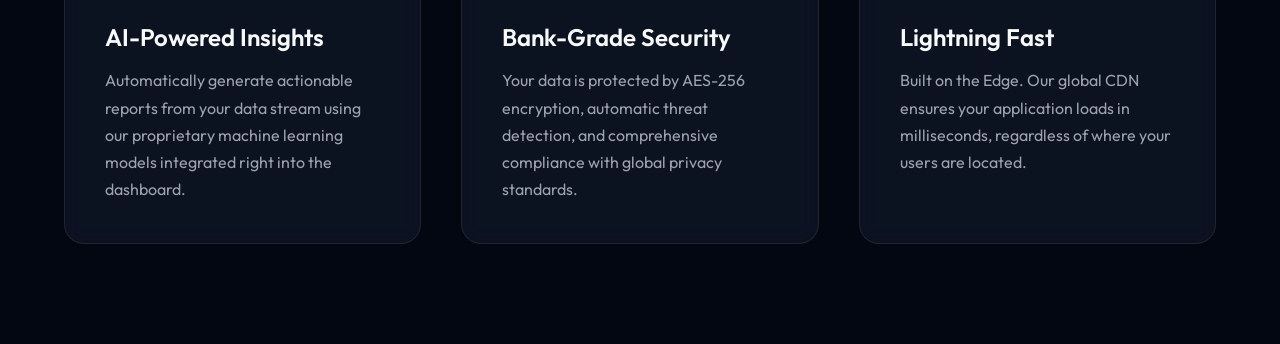
<file: templates/saas/index.html>
<!DOCTYPE html>
<html lang="en">
<head>
  <meta charset="UTF-8">
  <meta name="viewport" content="width=device-width, initial-scale=1.0">
  <title>Nexus - Next Generation SaaS</title>
  <link href="https://fonts.googleapis.com/css2?family=Outfit:wght@300;400;600;800&display=swap" rel="stylesheet">
  <link rel="stylesheet" href="https://cdnjs.cloudflare.com/ajax/libs/font-awesome/6.4.0/css/all.min.css">
  <style>
    :root {
      --bg: #030712;
      --fg: #f9fafb;
      --primary: #8b5cf6;
      --secondary: #3b82f6;
      --accent: #ec4899;
      --glass: rgba(17, 24, 39, 0.7);
      --glass-border: rgba(255, 255, 255, 0.08);
    }
    * { margin: 0; padding: 0; box-sizing: border-box; font-family: 'Outfit', sans-serif; }
    body { background-color: var(--bg); color: var(--fg); overflow-x: hidden; }
    
    /* Background Orbs */
    .orb { position: absolute; border-radius: 50%; filter: blur(100px); opacity: 0.5; z-index: -1; animation: float 10s infinite alternate ease-in-out; }
    .orb-1 { width: 500px; height: 500px; background: var(--primary); top: -100px; left: -100px; }
    .orb-2 { width: 600px; height: 600px; background: var(--secondary); top: 20%; right: -200px; animation-delay: -5s; }
    .orb-3 { width: 400px; height: 400px; background: var(--accent); bottom: -100px; left: 30%; animation-duration: 15s; }

    @keyframes float {
      0% { transform: translate(0, 0) scale(1); }
      100% { transform: translate(50px, 50px) scale(1.1); }
    }

    /* Navbar */
    header { display: flex; justify-content: space-between; align-items: center; padding: 20px 5%; position: fixed; width: 100%; top: 0; z-index: 100; background: var(--glass); backdrop-filter: blur(20px); border-bottom: 1px solid var(--glass-border); transition: all 0.3s; }
    .logo { font-size: 28px; font-weight: 800; display: flex; align-items: center; gap: 10px; }
    .logo i { color: var(--primary); }
    nav ul { list-style: none; display: flex; gap: 40px; }
    nav a { color: var(--fg); text-decoration: none; font-size: 15px; font-weight: 400; transition: color 0.3s; }
    nav a:hover { color: var(--primary); }
    .btn { background: linear-gradient(135deg, var(--primary), var(--secondary)); color: #fff; padding: 12px 28px; border-radius: 30px; text-decoration: none; font-weight: 600; font-size: 15px; transition: transform 0.3s, box-shadow 0.3s; border: none; cursor: pointer; display: inline-block; }
    .btn:hover { transform: translateY(-3px); box-shadow: 0 10px 20px rgba(139, 92, 246, 0.4); }
    .btn-outline { background: transparent; border: 1px solid var(--glass-border); box-shadow: none; }
    .btn-outline:hover { background: rgba(255,255,255,0.05); box-shadow: none; }

    /* Hero */
    .hero { min-height: 100vh; display: flex; flex-direction: column; justify-content: center; align-items: center; text-align: center; padding: 150px 20px 50px; position: relative; }
    .badge { background: rgba(139, 92, 246, 0.1); border: 1px solid rgba(139, 92, 246, 0.3); color: #c4b5fd; padding: 8px 16px; border-radius: 20px; font-size: 13px; font-weight: 600; margin-bottom: 30px; display: inline-block; animation: fadeUp 1s ease forwards; opacity: 0; transform: translateY(20px); }
    .hero h1 { font-size: 72px; font-weight: 800; line-height: 1.1; margin-bottom: 25px; max-width: 900px; background: linear-gradient(to right, #fff, #9ca3af); -webkit-background-clip: text; -webkit-text-fill-color: transparent; animation: fadeUp 1s 0.2s ease forwards; opacity: 0; transform: translateY(20px); }
    .hero h1 span { background: linear-gradient(to right, var(--primary), var(--accent)); -webkit-background-clip: text; -webkit-text-fill-color: transparent; }
    .hero p { font-size: 20px; color: #9ca3af; max-width: 650px; margin: 0 auto 40px auto; animation: fadeUp 1s 0.4s ease forwards; opacity: 0; transform: translateY(20px); line-height: 1.6; }
    .hero-buttons { display: flex; justify-content: center; gap: 20px; animation: fadeUp 1s 0.6s ease forwards; opacity: 0; transform: translateY(20px); }

    /* 3D Dashboard Mockup */
    .mockup-container { margin-top: 80px; width: 100%; max-width: 1100px; perspective: 1000px; animation: fadeUp 1.5s 0.8s ease forwards; opacity: 0; transform: translateY(40px); }
    .mockup { background: rgba(17, 24, 39, 0.8); border: 1px solid var(--glass-border); border-radius: 20px; padding: 10px; box-shadow: 0 30px 60px rgba(0,0,0,0.5), 0 0 0 1px rgba(255,255,255,0.05); transform: rotateX(5deg) scale(0.95); transition: transform 0.5s cubic-bezier(0.175, 0.885, 0.32, 1.275); }
    .mockup:hover { transform: rotateX(0deg) scale(1); }
    .mockup-header { display: flex; gap: 8px; padding: 10px; border-bottom: 1px solid var(--glass-border); margin-bottom: 10px; }
    .dot { width: 12px; height: 12px; border-radius: 50%; }
    .dot.red { background: #ef4444; } .dot.yellow { background: #eab308; } .dot.green { background: #22c55e; }
    .mockup-body { height: 500px; background: linear-gradient(135deg, rgba(255,255,255,0.02), transparent); border-radius: 10px; display: flex; }
    
    /* Mockup Inner Details */
    .mock-sidebar { width: 20%; border-right: 1px solid var(--glass-border); padding: 20px; display: flex; flex-direction: column; gap: 15px; }
    .mock-line { height: 15px; background: rgba(255,255,255,0.05); border-radius: 5px; width: 100%; }
    .mock-line.short { width: 60%; }
    .mock-content { flex: 1; padding: 30px; display: flex; flex-direction: column; gap: 20px; }
    .mock-grid { display: grid; grid-template-columns: 1fr 1fr 1fr; gap: 20px; }
    .mock-card { height: 100px; background: rgba(255,255,255,0.03); border-radius: 10px; border: 1px solid var(--glass-border); }
    .mock-chart { flex: 1; background: rgba(255,255,255,0.03); border-radius: 10px; border: 1px solid var(--glass-border); position: relative; overflow: hidden; }
    .mock-chart::after { content: ''; position: absolute; bottom: 0; left: 0; width: 100%; height: 50%; background: linear-gradient(to top, rgba(139, 92, 246, 0.2), transparent); clip-path: polygon(0 100%, 10% 80%, 30% 90%, 50% 60%, 70% 70%, 90% 40%, 100% 100%); }

    /* Features */
    .features { padding: 100px 5%; }
    .section-header { text-align: center; margin-bottom: 80px; }
    .section-header h2 { font-size: 48px; font-weight: 800; margin-bottom: 20px; }
    .features-grid { display: grid; grid-template-columns: repeat(auto-fit, minmax(320px, 1fr)); gap: 40px; }
    .card { background: var(--glass); backdrop-filter: blur(10px); border: 1px solid var(--glass-border); border-radius: 20px; padding: 40px; transition: all 0.4s; position: relative; overflow: hidden; }
    .card::before { content: ''; position: absolute; top: 0; left: 0; width: 100%; height: 100%; background: radial-gradient(circle at top right, rgba(139, 92, 246, 0.1), transparent 70%); opacity: 0; transition: opacity 0.4s; }
    .card:hover { transform: translateY(-10px); border-color: rgba(139, 92, 246, 0.5); box-shadow: 0 20px 40px rgba(0,0,0,0.4); }
    .card:hover::before { opacity: 1; }
    .card-icon { width: 70px; height: 70px; background: linear-gradient(135deg, rgba(139, 92, 246, 0.2), rgba(59, 130, 246, 0.2)); border-radius: 16px; display: flex; justify-content: center; align-items: center; margin-bottom: 30px; font-size: 30px; color: #a78bfa; border: 1px solid rgba(139, 92, 246, 0.3); }
    .card h3 { font-size: 24px; margin-bottom: 15px; font-weight: 600; }
    .card p { color: #9ca3af; font-size: 16px; line-height: 1.7; }

    @keyframes fadeUp {
      to { opacity: 1; transform: translateY(0); }
    }

    /* Return Bar */
    .return-bar { position: fixed; bottom: 30px; right: 30px; z-index: 1000; }
  </style>
</head>
<body>
  <div class="orb orb-1"></div>
  <div class="orb orb-2"></div>
  <div class="orb orb-3"></div>

  <header>
    <div class="logo"><i class="fa-solid fa-bolt"></i> Nexus</div>
    <nav>
      <ul>
        <li><a href="#">Features</a></li>
        <li><a href="#">Integrations</a></li>
        <li><a href="#">Pricing</a></li>
      </ul>
    </nav>
    <a href="#" class="btn">Start Free Trial</a>
  </header>

  <section class="hero">
    <div class="badge">✨ v2.0 is now live</div>
    <h1>The ultimate platform to <span>scale your vision</span></h1>
    <p>Nexus provides the infrastructure, analytics, and stunning UI components you need to build the next generation of web applications.</p>
    <div class="hero-buttons">
      <a href="#" class="btn"><i class="fa-solid fa-rocket" style="margin-right: 8px;"></i> Deploy Now</a>
      <a href="#" class="btn btn-outline"><i class="fa-brands fa-github" style="margin-right: 8px;"></i> View Source</a>
    </div>

    <div class="mockup-container">
      <div class="mockup">
        <div class="mockup-header">
          <div class="dot red"></div><div class="dot yellow"></div><div class="dot green"></div>
        </div>
        <div class="mockup-body">
          <div class="mock-sidebar">
            <div class="mock-line"></div>
            <div class="mock-line short"></div>
            <div class="mock-line"></div>
            <div class="mock-line short"></div>
          </div>
          <div class="mock-content">
            <div class="mock-grid">
              <div class="mock-card"></div>
              <div class="mock-card"></div>
              <div class="mock-card"></div>
            </div>
            <div class="mock-chart"></div>
          </div>
        </div>
      </div>
    </div>
  </section>

  <section class="features">
    <div class="section-header">
      <h2>Everything you need. Nothing you don't.</h2>
    </div>
    <div class="features-grid">
      <div class="card">
        <div class="card-icon"><i class="fa-solid fa-wand-magic-sparkles"></i></div>
        <h3>AI-Powered Insights</h3>
        <p>Automatically generate actionable reports from your data stream using our proprietary machine learning models integrated right into the dashboard.</p>
      </div>
      <div class="card">
        <div class="card-icon"><i class="fa-solid fa-shield-halved"></i></div>
        <h3>Bank-Grade Security</h3>
        <p>Your data is protected by AES-256 encryption, automatic threat detection, and comprehensive compliance with global privacy standards.</p>
      </div>
      <div class="card">
        <div class="card-icon"><i class="fa-solid fa-gauge-high"></i></div>
        <h3>Lightning Fast</h3>
        <p>Built on the Edge. Our global CDN ensures your application loads in milliseconds, regardless of where your users are located.</p>
      </div>
    </div>
  </section>

  <div class="return-bar">
    <a href="../../index.html#templates" class="btn btn-outline" style="background: rgba(0,0,0,0.8); backdrop-filter: blur(10px);">&larr; Back to Portfolio</a>
  </div>
</body>
</html>
</file>
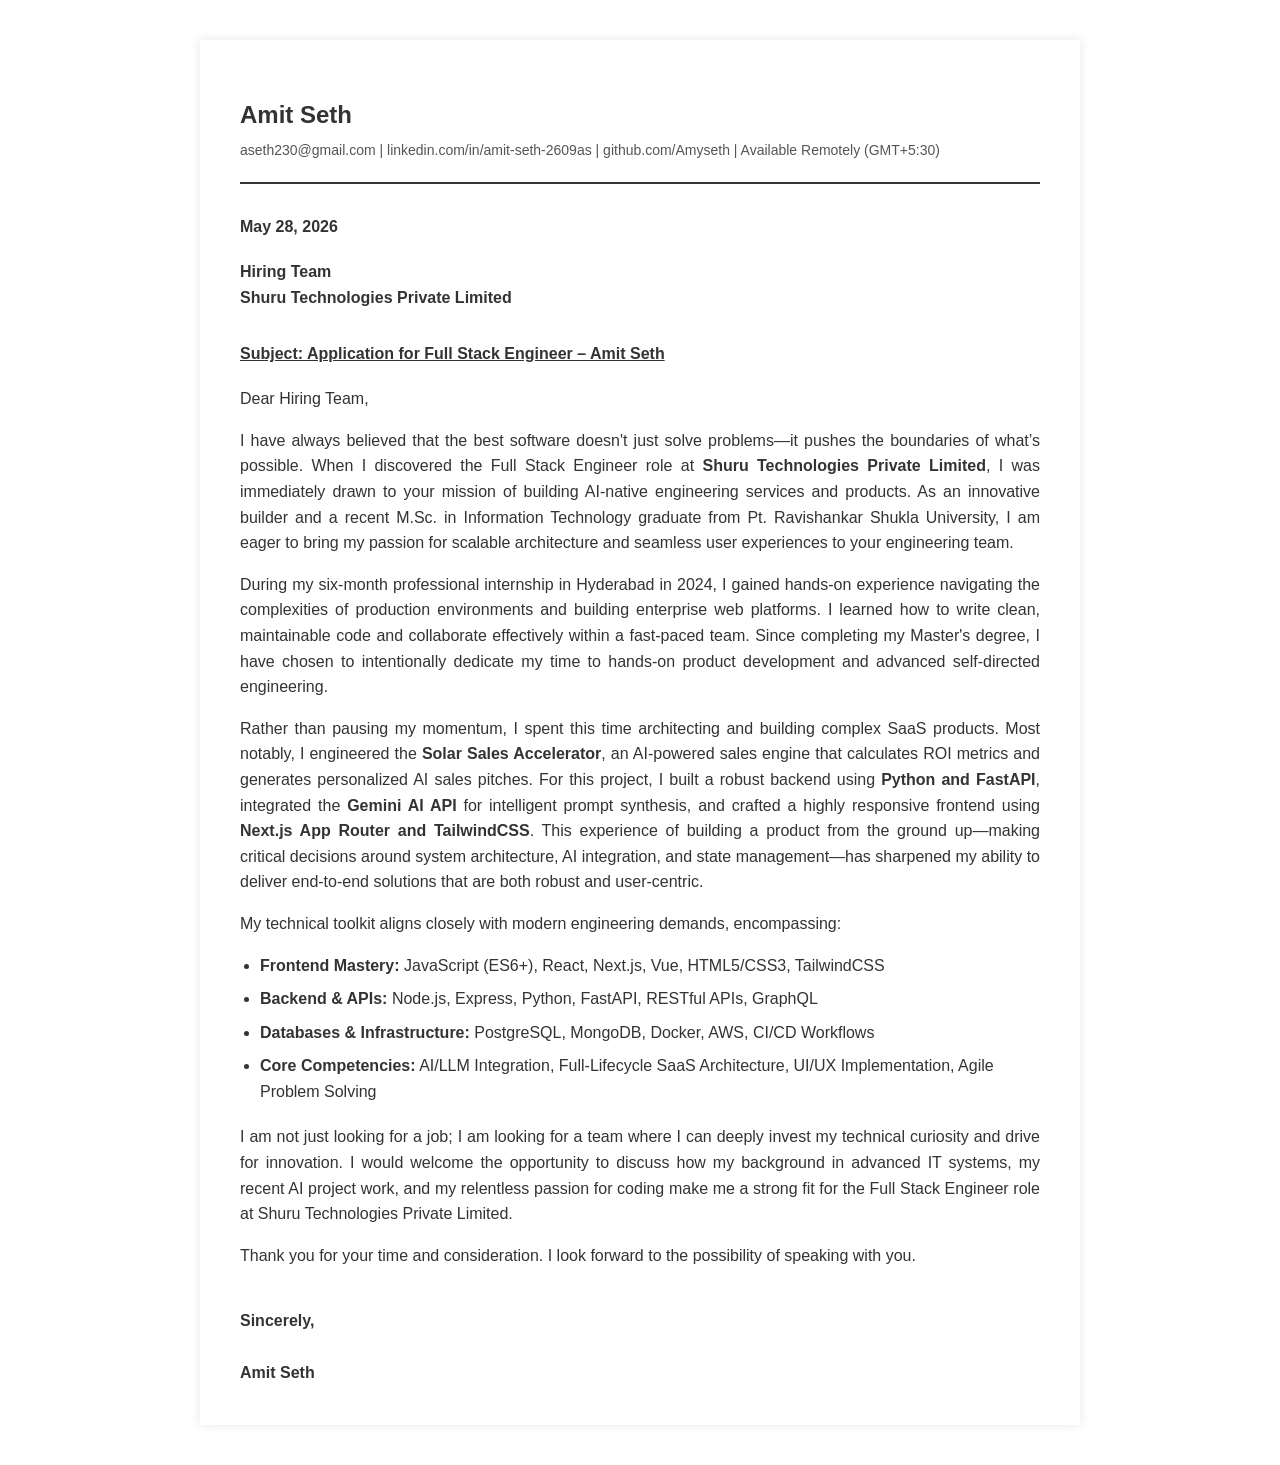
<file: cover_letter.html>
<!DOCTYPE html>
<html lang="en">
<head>
<meta charset="UTF-8">
<meta name="viewport" content="width=device-width, initial-scale=1.0">
<title>Cover Letter - Amit Seth</title>
<style>
  body {
    font-family: 'Inter', 'Segoe UI', Arial, sans-serif;
    line-height: 1.6;
    color: #333;
    max-width: 800px;
    margin: 40px auto;
    padding: 40px;
    background: #fff;
    box-shadow: 0 0 10px rgba(0,0,0,0.1);
  }
  h1 { font-size: 24px; margin-bottom: 5px; }
  p { margin-bottom: 15px; text-align: justify; }
  .header { border-bottom: 2px solid #333; padding-bottom: 20px; margin-bottom: 30px; }
  .contact-info { font-size: 14px; color: #555; }
  .date { margin-bottom: 20px; font-weight: bold; }
  .recipient { margin-bottom: 30px; }
  .subject { font-weight: bold; margin-bottom: 20px; text-decoration: underline; }
  ul { margin-bottom: 20px; padding-left: 20px; }
  li { margin-bottom: 8px; }
  .signature { margin-top: 40px; font-weight: bold; }
  @media print {
    body { box-shadow: none; margin: 0; padding: 0; max-width: 100%; }
  }
</style>
</head>
<body>

<div class="header">
  <h1>Amit Seth</h1>
  <div class="contact-info">
    aseth230@gmail.com | linkedin.com/in/amit-seth-2609as | github.com/Amyseth | Available Remotely (GMT+5:30)
  </div>
</div>

<div class="date">May 28, 2026</div>

<div class="recipient">
  <strong>Hiring Team</strong><br>
  <strong>Shuru Technologies Private Limited</strong>
</div>

<div class="subject">Subject: Application for Full Stack Engineer – Amit Seth</div>

<p>Dear Hiring Team,</p>

<p>I have always believed that the best software doesn't just solve problems—it pushes the boundaries of what’s possible. When I discovered the Full Stack Engineer role at <strong>Shuru Technologies Private Limited</strong>, I was immediately drawn to your mission of building AI-native engineering services and products. As an innovative builder and a recent M.Sc. in Information Technology graduate from Pt. Ravishankar Shukla University, I am eager to bring my passion for scalable architecture and seamless user experiences to your engineering team.</p>

<p>During my six-month professional internship in Hyderabad in 2024, I gained hands-on experience navigating the complexities of production environments and building enterprise web platforms. I learned how to write clean, maintainable code and collaborate effectively within a fast-paced team. Since completing my Master's degree, I have chosen to intentionally dedicate my time to hands-on product development and advanced self-directed engineering.</p>

<p>Rather than pausing my momentum, I spent this time architecting and building complex SaaS products. Most notably, I engineered the <strong>Solar Sales Accelerator</strong>, an AI-powered sales engine that calculates ROI metrics and generates personalized AI sales pitches. For this project, I built a robust backend using <strong>Python and FastAPI</strong>, integrated the <strong>Gemini AI API</strong> for intelligent prompt synthesis, and crafted a highly responsive frontend using <strong>Next.js App Router and TailwindCSS</strong>. This experience of building a product from the ground up—making critical decisions around system architecture, AI integration, and state management—has sharpened my ability to deliver end-to-end solutions that are both robust and user-centric.</p>

<p>My technical toolkit aligns closely with modern engineering demands, encompassing:</p>

<ul>
  <li><strong>Frontend Mastery:</strong> JavaScript (ES6+), React, Next.js, Vue, HTML5/CSS3, TailwindCSS</li>
  <li><strong>Backend & APIs:</strong> Node.js, Express, Python, FastAPI, RESTful APIs, GraphQL</li>
  <li><strong>Databases & Infrastructure:</strong> PostgreSQL, MongoDB, Docker, AWS, CI/CD Workflows</li>
  <li><strong>Core Competencies:</strong> AI/LLM Integration, Full-Lifecycle SaaS Architecture, UI/UX Implementation, Agile Problem Solving</li>
</ul>

<p>I am not just looking for a job; I am looking for a team where I can deeply invest my technical curiosity and drive for innovation. I would welcome the opportunity to discuss how my background in advanced IT systems, my recent AI project work, and my relentless passion for coding make me a strong fit for the Full Stack Engineer role at Shuru Technologies Private Limited.</p>

<p>Thank you for your time and consideration. I look forward to the possibility of speaking with you.</p>

<div class="signature">
  Sincerely,<br><br>
  Amit Seth
</div>

</body>
</html>
</file>
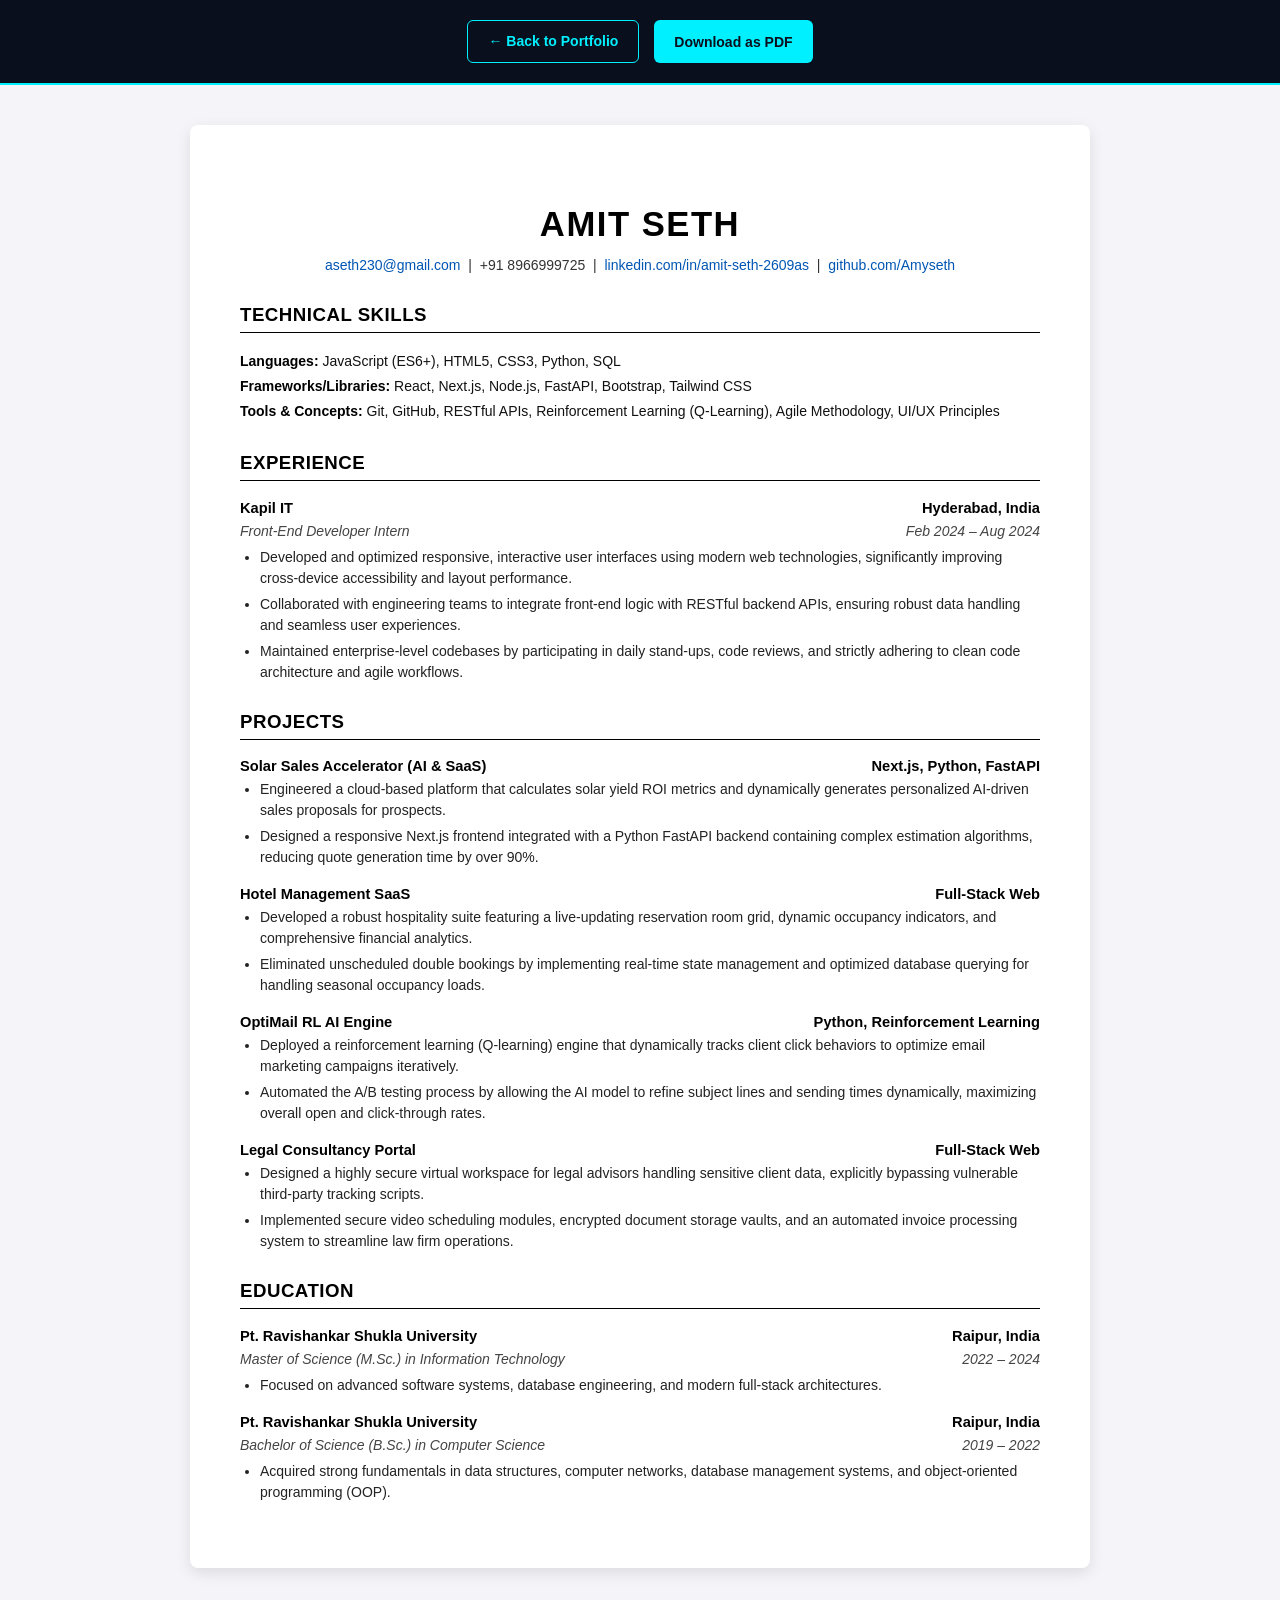
<file: resume.html>
<!DOCTYPE html>
<html lang="en">
<head>
  <meta charset="UTF-8">
  <meta name="viewport" content="width=device-width, initial-scale=1.0">
  <title>Amit Seth - Resume</title>
  <style>
    /* CSS for ATS-friendly standard resume, highly printable */
    body { font-family: 'Helvetica Neue', Helvetica, Arial, sans-serif; color: #111; line-height: 1.5; margin: 0; padding: 0; background-color: #f4f4f9; }
    .resume-container { max-width: 800px; margin: 40px auto; padding: 50px; background: #fff; box-shadow: 0 5px 15px rgba(0,0,0,0.1); border-radius: 8px; }
    @media print {
      body { background: #fff; }
      .resume-container { box-shadow: none; margin: 0; padding: 0; max-width: 100%; border-radius: 0; }
      .no-print { display: none !important; }
    }
    h1 { font-size: 26pt; margin-bottom: 5px; text-transform: uppercase; letter-spacing: 1.5px; color: #000; text-align: center; }
    .contact-info { text-align: center; font-size: 10.5pt; margin-bottom: 25px; color: #333; }
    .contact-info a { color: #0056b3; text-decoration: none; }
    h2 { font-size: 14pt; border-bottom: 1.5px solid #000; text-transform: uppercase; margin-top: 25px; padding-bottom: 3px; color: #000; letter-spacing: 0.5px; }
    .section-content { margin-top: 10px; }
    .item-header { display: flex; justify-content: space-between; font-weight: bold; margin-bottom: 2px; font-size: 11pt; color: #000; }
    .item-sub { display: flex; justify-content: space-between; font-style: italic; font-size: 10.5pt; margin-bottom: 5px; color: #444; }
    ul { margin: 0 0 15px 0; padding-left: 20px; }
    li { font-size: 10.5pt; margin-bottom: 5px; color: #222; }
    .skills-list { font-size: 10.5pt; line-height: 1.8; margin-bottom: 15px; }
    .skills-list strong { color: #000; }
    
    /* Top Bar for Web View */
    .top-bar { text-align: center; padding: 20px; background: #0a0f1d; border-bottom: 2px solid #00f0ff; position: sticky; top: 0; z-index: 100; display: flex; justify-content: center; gap: 15px; }
    .btn { display: inline-block; padding: 10px 20px; font-size: 14px; font-weight: bold; text-decoration: none; border-radius: 6px; cursor: pointer; transition: all 0.3s ease; }
    .btn-primary { background: #00f0ff; color: #0a0f1d; border: none; }
    .btn-primary:hover { background: #00c0cc; transform: translateY(-2px); }
    .btn-secondary { background: transparent; color: #00f0ff; border: 1px solid #00f0ff; }
    .btn-secondary:hover { background: rgba(0, 240, 255, 0.1); }
  </style>
</head>
<body>

  <!-- Controls for web view, hidden during print -->
  <div class="no-print top-bar">
    <a href="index.html" class="btn btn-secondary">&larr; Back to Portfolio</a>
    <button class="btn btn-primary" onclick="window.print()">Download as PDF</button>
  </div>

  <div class="resume-container">
    <h1>Amit Seth</h1>
    <div class="contact-info">
      <a href="mailto:aseth230@gmail.com">aseth230@gmail.com</a> &nbsp;|&nbsp; 
      +91 8966999725 &nbsp;|&nbsp; 
      <a href="https://www.linkedin.com/in/amit-seth-2609as" target="_blank">linkedin.com/in/amit-seth-2609as</a> &nbsp;|&nbsp; 
      <a href="https://github.com/Amyseth" target="_blank">github.com/Amyseth</a>
    </div>

    <h2>Technical Skills</h2>
    <div class="section-content skills-list">
      <strong>Languages:</strong> JavaScript (ES6+), HTML5, CSS3, Python, SQL<br>
      <strong>Frameworks/Libraries:</strong> React, Next.js, Node.js, FastAPI, Bootstrap, Tailwind CSS<br>
      <strong>Tools & Concepts:</strong> Git, GitHub, RESTful APIs, Reinforcement Learning (Q-Learning), Agile Methodology, UI/UX Principles<br>
    </div>

    <h2>Experience</h2>
    <div class="section-content">
      <div class="item-header">
        <span>Kapil IT</span>
        <span>Hyderabad, India</span>
      </div>
      <div class="item-sub">
        <span>Front-End Developer Intern</span>
        <span>Feb 2024 &ndash; Aug 2024</span>
      </div>
      <ul>
        <li>Developed and optimized responsive, interactive user interfaces using modern web technologies, significantly improving cross-device accessibility and layout performance.</li>
        <li>Collaborated with engineering teams to integrate front-end logic with RESTful backend APIs, ensuring robust data handling and seamless user experiences.</li>
        <li>Maintained enterprise-level codebases by participating in daily stand-ups, code reviews, and strictly adhering to clean code architecture and agile workflows.</li>
      </ul>
    </div>

    <h2>Projects</h2>
    <div class="section-content">
      <div class="item-header">
        <span>Solar Sales Accelerator (AI & SaaS)</span>
        <span>Next.js, Python, FastAPI</span>
      </div>
      <ul>
        <li>Engineered a cloud-based platform that calculates solar yield ROI metrics and dynamically generates personalized AI-driven sales proposals for prospects.</li>
        <li>Designed a responsive Next.js frontend integrated with a Python FastAPI backend containing complex estimation algorithms, reducing quote generation time by over 90%.</li>
      </ul>

      <div class="item-header">
        <span>Hotel Management SaaS</span>
        <span>Full-Stack Web</span>
      </div>
      <ul>
        <li>Developed a robust hospitality suite featuring a live-updating reservation room grid, dynamic occupancy indicators, and comprehensive financial analytics.</li>
        <li>Eliminated unscheduled double bookings by implementing real-time state management and optimized database querying for handling seasonal occupancy loads.</li>
      </ul>

      <div class="item-header">
        <span>OptiMail RL AI Engine</span>
        <span>Python, Reinforcement Learning</span>
      </div>
      <ul>
        <li>Deployed a reinforcement learning (Q-learning) engine that dynamically tracks client click behaviors to optimize email marketing campaigns iteratively.</li>
        <li>Automated the A/B testing process by allowing the AI model to refine subject lines and sending times dynamically, maximizing overall open and click-through rates.</li>
      </ul>

      <div class="item-header">
        <span>Legal Consultancy Portal</span>
        <span>Full-Stack Web</span>
      </div>
      <ul>
        <li>Designed a highly secure virtual workspace for legal advisors handling sensitive client data, explicitly bypassing vulnerable third-party tracking scripts.</li>
        <li>Implemented secure video scheduling modules, encrypted document storage vaults, and an automated invoice processing system to streamline law firm operations.</li>
      </ul>
    </div>

    <h2>Education</h2>
    <div class="section-content">
      <div class="item-header">
        <span>Pt. Ravishankar Shukla University</span>
        <span>Raipur, India</span>
      </div>
      <div class="item-sub">
        <span>Master of Science (M.Sc.) in Information Technology</span>
        <span>2022 &ndash; 2024</span>
      </div>
      <ul>
        <li>Focused on advanced software systems, database engineering, and modern full-stack architectures.</li>
      </ul>
      
      <div class="item-header">
        <span>Pt. Ravishankar Shukla University</span>
        <span>Raipur, India</span>
      </div>
      <div class="item-sub">
        <span>Bachelor of Science (B.Sc.) in Computer Science</span>
        <span>2019 &ndash; 2022</span>
      </div>
      <ul>
        <li>Acquired strong fundamentals in data structures, computer networks, database management systems, and object-oriented programming (OOP).</li>
      </ul>
    </div>

  </div>
</body>
</html>
</file>
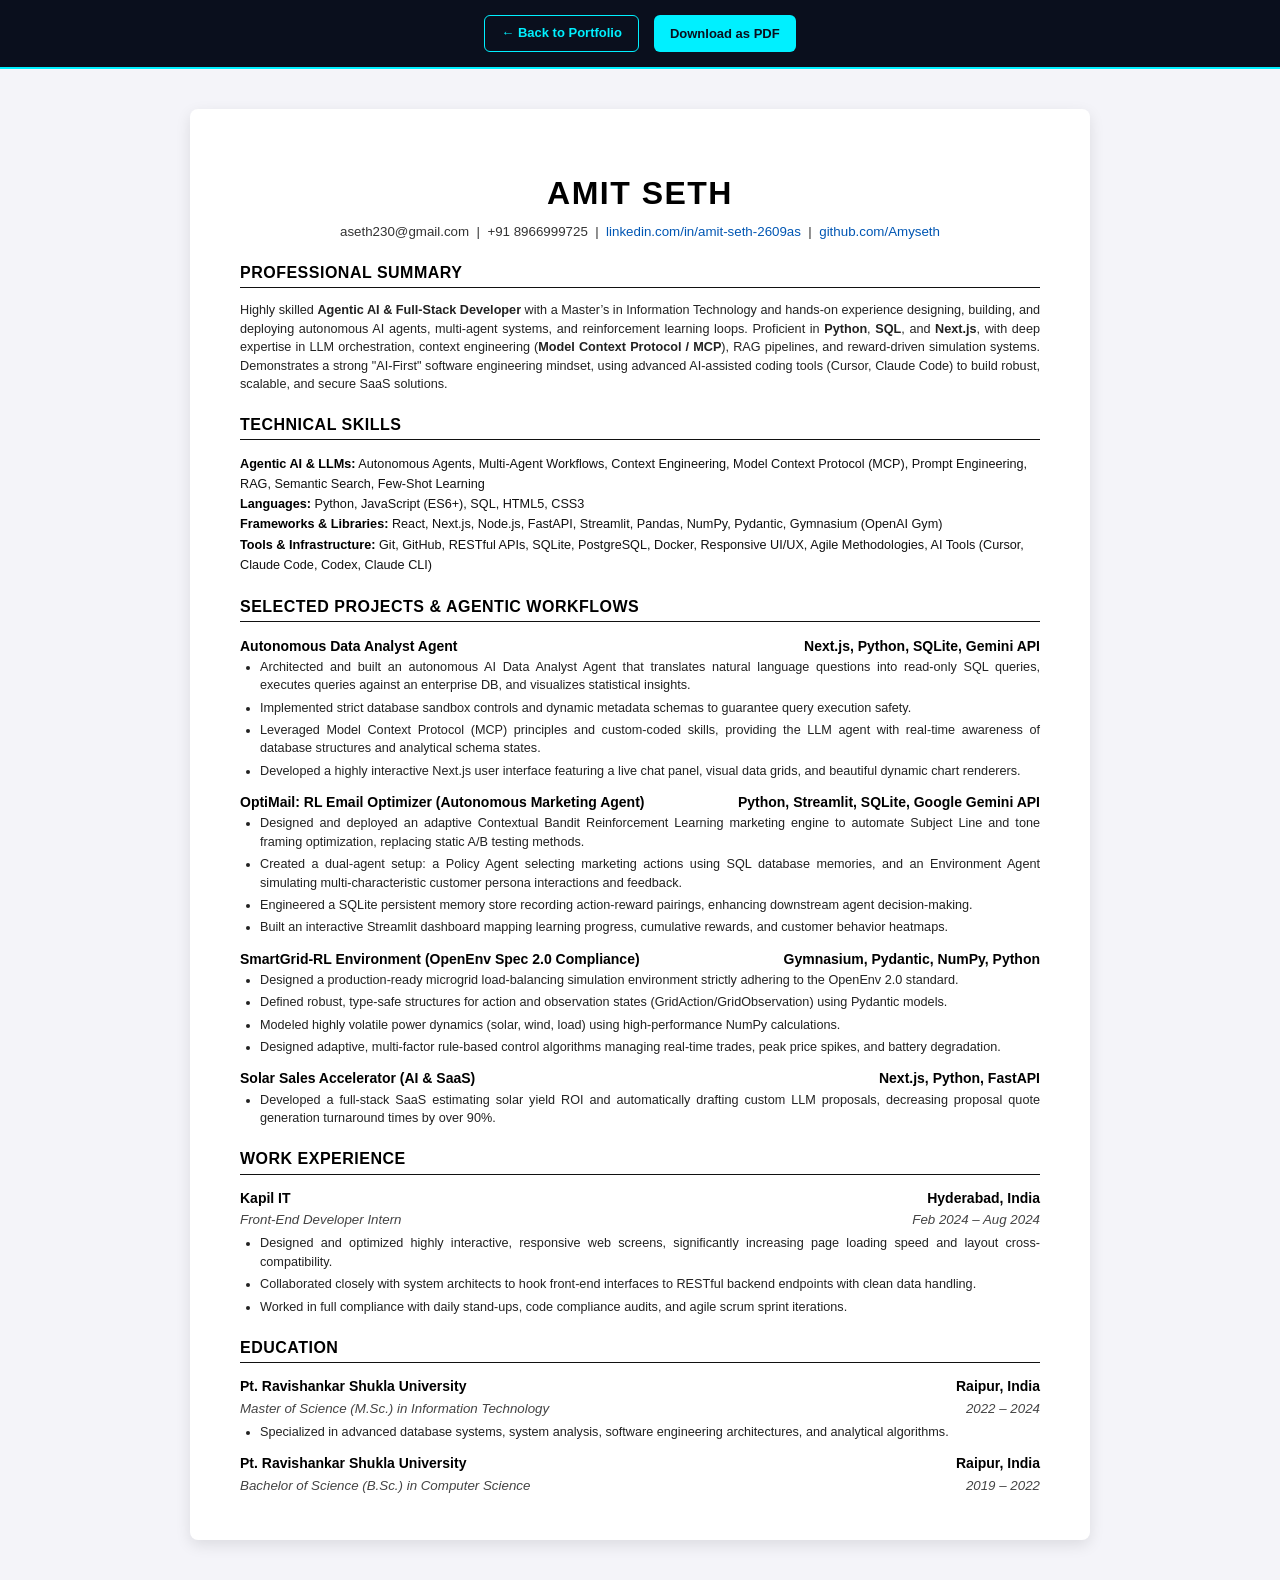
<file: resume_agentic_ai.html>
<!DOCTYPE html>
<html lang="en">
<head>
  <meta charset="UTF-8">
  <meta name="viewport" content="width=device-width, initial-scale=1.0">
  <title>Amit Seth - Agentic AI Developer Resume</title>
  <style>
    body { font-family: 'Helvetica Neue', Helvetica, Arial, sans-serif; color: #111; line-height: 1.45; margin: 0; padding: 0; background-color: #f4f4f9; }
    .resume-container { max-width: 800px; margin: 40px auto; padding: 40px 50px; background: #fff; box-shadow: 0 5px 15px rgba(0,0,0,0.1); border-radius: 8px; }
    @media print {
      body { background: #fff; color: #000; }
      .resume-container { box-shadow: none; margin: 0; padding: 0; max-width: 100%; border-radius: 0; }
      .no-print { display: none !important; }
      a { text-decoration: none; color: #000 !important; }
    }
    h1 { font-size: 24pt; margin-bottom: 5px; text-transform: uppercase; letter-spacing: 1.5px; color: #000; text-align: center; }
    .contact-info { text-align: center; font-size: 10pt; margin-bottom: 20px; color: #333; }
    .contact-info a { color: #0056b3; text-decoration: none; }
    h2 { font-size: 12pt; border-bottom: 1.5px solid #111; text-transform: uppercase; margin-top: 20px; padding-bottom: 3px; color: #000; letter-spacing: 0.5px; }
    .section-content { margin-top: 8px; }
    .item-header { display: flex; justify-content: space-between; font-weight: bold; margin-bottom: 2px; font-size: 10.5pt; color: #000; }
    .item-sub { display: flex; justify-content: space-between; font-style: italic; font-size: 10pt; margin-bottom: 5px; color: #444; }
    ul { margin: 0 0 12px 0; padding-left: 20px; }
    li { font-size: 9.5pt; margin-bottom: 4px; color: #222; text-align: justify; }
    .skills-list { font-size: 9.5pt; line-height: 1.6; margin-bottom: 12px; }
    .skills-list strong { color: #000; }
    
    /* Top Bar for Web View */
    .top-bar { text-align: center; padding: 15px; background: #0a0f1d; border-bottom: 2px solid #00f0ff; position: sticky; top: 0; z-index: 100; display: flex; justify-content: center; gap: 15px; }
    .btn { display: inline-block; padding: 8px 16px; font-size: 13px; font-weight: bold; text-decoration: none; border-radius: 6px; cursor: pointer; transition: all 0.3s ease; }
    .btn-primary { background: #00f0ff; color: #0a0f1d; border: none; }
    .btn-primary:hover { background: #00c0cc; transform: translateY(-1px); }
    .btn-secondary { background: transparent; color: #00f0ff; border: 1px solid #00f0ff; }
    .btn-secondary:hover { background: rgba(0, 240, 255, 0.1); }
  </style>
</head>
<body>

  <!-- Controls for web view, hidden during print -->
  <div class="no-print top-bar">
    <a href="index.html" class="btn btn-secondary">&larr; Back to Portfolio</a>
    <button class="btn btn-primary" onclick="window.print()">Download as PDF</button>
  </div>

  <div class="resume-container">
    <h1>Amit Seth</h1>
    <div class="contact-info">
      aseth230@gmail.com &nbsp;|&nbsp; 
      +91 8966999725 &nbsp;|&nbsp; 
      <a href="https://www.linkedin.com/in/amit-seth-2609as" target="_blank">linkedin.com/in/amit-seth-2609as</a> &nbsp;|&nbsp; 
      <a href="https://github.com/Amyseth" target="_blank">github.com/Amyseth</a>
    </div>

    <h2>Professional Summary</h2>
    <div class="section-content" style="font-size: 9.5pt; text-align: justify; color: #222;">
      Highly skilled <strong>Agentic AI &amp; Full-Stack Developer</strong> with a Master’s in Information Technology and hands-on experience designing, building, and deploying autonomous AI agents, multi-agent systems, and reinforcement learning loops. Proficient in <strong>Python</strong>, <strong>SQL</strong>, and <strong>Next.js</strong>, with deep expertise in LLM orchestration, context engineering (<strong>Model Context Protocol / MCP</strong>), RAG pipelines, and reward-driven simulation systems. Demonstrates a strong "AI-First" software engineering mindset, using advanced AI-assisted coding tools (Cursor, Claude Code) to build robust, scalable, and secure SaaS solutions.
    </div>

    <h2>Technical Skills</h2>
    <div class="section-content skills-list">
      <strong>Agentic AI &amp; LLMs:</strong> Autonomous Agents, Multi-Agent Workflows, Context Engineering, Model Context Protocol (MCP), Prompt Engineering, RAG, Semantic Search, Few-Shot Learning<br>
      <strong>Languages:</strong> Python, JavaScript (ES6+), SQL, HTML5, CSS3<br>
      <strong>Frameworks &amp; Libraries:</strong> React, Next.js, Node.js, FastAPI, Streamlit, Pandas, NumPy, Pydantic, Gymnasium (OpenAI Gym)<br>
      <strong>Tools &amp; Infrastructure:</strong> Git, GitHub, RESTful APIs, SQLite, PostgreSQL, Docker, Responsive UI/UX, Agile Methodologies, AI Tools (Cursor, Claude Code, Codex, Claude CLI)
    </div>

    <h2>Selected Projects &amp; Agentic Workflows</h2>
    <div class="section-content">
      <div class="item-header">
        <span>Autonomous Data Analyst Agent</span>
        <span>Next.js, Python, SQLite, Gemini API</span>
      </div>
      <ul>
        <li>Architected and built an autonomous AI Data Analyst Agent that translates natural language questions into read-only SQL queries, executes queries against an enterprise DB, and visualizes statistical insights.</li>
        <li>Implemented strict database sandbox controls and dynamic metadata schemas to guarantee query execution safety.</li>
        <li>Leveraged Model Context Protocol (MCP) principles and custom-coded skills, providing the LLM agent with real-time awareness of database structures and analytical schema states.</li>
        <li>Developed a highly interactive Next.js user interface featuring a live chat panel, visual data grids, and beautiful dynamic chart renderers.</li>
      </ul>

      <div class="item-header">
        <span>OptiMail: RL Email Optimizer (Autonomous Marketing Agent)</span>
        <span>Python, Streamlit, SQLite, Google Gemini API</span>
      </div>
      <ul>
        <li>Designed and deployed an adaptive Contextual Bandit Reinforcement Learning marketing engine to automate Subject Line and tone framing optimization, replacing static A/B testing methods.</li>
        <li>Created a dual-agent setup: a Policy Agent selecting marketing actions using SQL database memories, and an Environment Agent simulating multi-characteristic customer persona interactions and feedback.</li>
        <li>Engineered a SQLite persistent memory store recording action-reward pairings, enhancing downstream agent decision-making.</li>
        <li>Built an interactive Streamlit dashboard mapping learning progress, cumulative rewards, and customer behavior heatmaps.</li>
      </ul>

      <div class="item-header">
        <span>SmartGrid-RL Environment (OpenEnv Spec 2.0 Compliance)</span>
        <span>Gymnasium, Pydantic, NumPy, Python</span>
      </div>
      <ul>
        <li>Designed a production-ready microgrid load-balancing simulation environment strictly adhering to the OpenEnv 2.0 standard.</li>
        <li>Defined robust, type-safe structures for action and observation states (GridAction/GridObservation) using Pydantic models.</li>
        <li>Modeled highly volatile power dynamics (solar, wind, load) using high-performance NumPy calculations.</li>
        <li>Designed adaptive, multi-factor rule-based control algorithms managing real-time trades, peak price spikes, and battery degradation.</li>
      </ul>

      <div class="item-header">
        <span>Solar Sales Accelerator (AI &amp; SaaS)</span>
        <span>Next.js, Python, FastAPI</span>
      </div>
      <ul>
        <li>Developed a full-stack SaaS estimating solar yield ROI and automatically drafting custom LLM proposals, decreasing proposal quote generation turnaround times by over 90%.</li>
      </ul>
    </div>

    <h2>Work Experience</h2>
    <div class="section-content">
      <div class="item-header">
        <span>Kapil IT</span>
        <span>Hyderabad, India</span>
      </div>
      <div class="item-sub">
        <span>Front-End Developer Intern</span>
        <span>Feb 2024 &ndash; Aug 2024</span>
      </div>
      <ul>
        <li>Designed and optimized highly interactive, responsive web screens, significantly increasing page loading speed and layout cross-compatibility.</li>
        <li>Collaborated closely with system architects to hook front-end interfaces to RESTful backend endpoints with clean data handling.</li>
        <li>Worked in full compliance with daily stand-ups, code compliance audits, and agile scrum sprint iterations.</li>
      </ul>
    </div>

    <h2>Education</h2>
    <div class="section-content">
      <div class="item-header">
        <span>Pt. Ravishankar Shukla University</span>
        <span>Raipur, India</span>
      </div>
      <div class="item-sub">
        <span>Master of Science (M.Sc.) in Information Technology</span>
        <span>2022 &ndash; 2024</span>
      </div>
      <ul>
        <li>Specialized in advanced database systems, system analysis, software engineering architectures, and analytical algorithms.</li>
      </ul>
      
      <div class="item-header">
        <span>Pt. Ravishankar Shukla University</span>
        <span>Raipur, India</span>
      </div>
      <div class="item-sub">
        <span>Bachelor of Science (B.Sc.) in Computer Science</span>
        <span>2019 &ndash; 2022</span>
      </div>
    </div>

  </div>
</body>
</html>
</file>
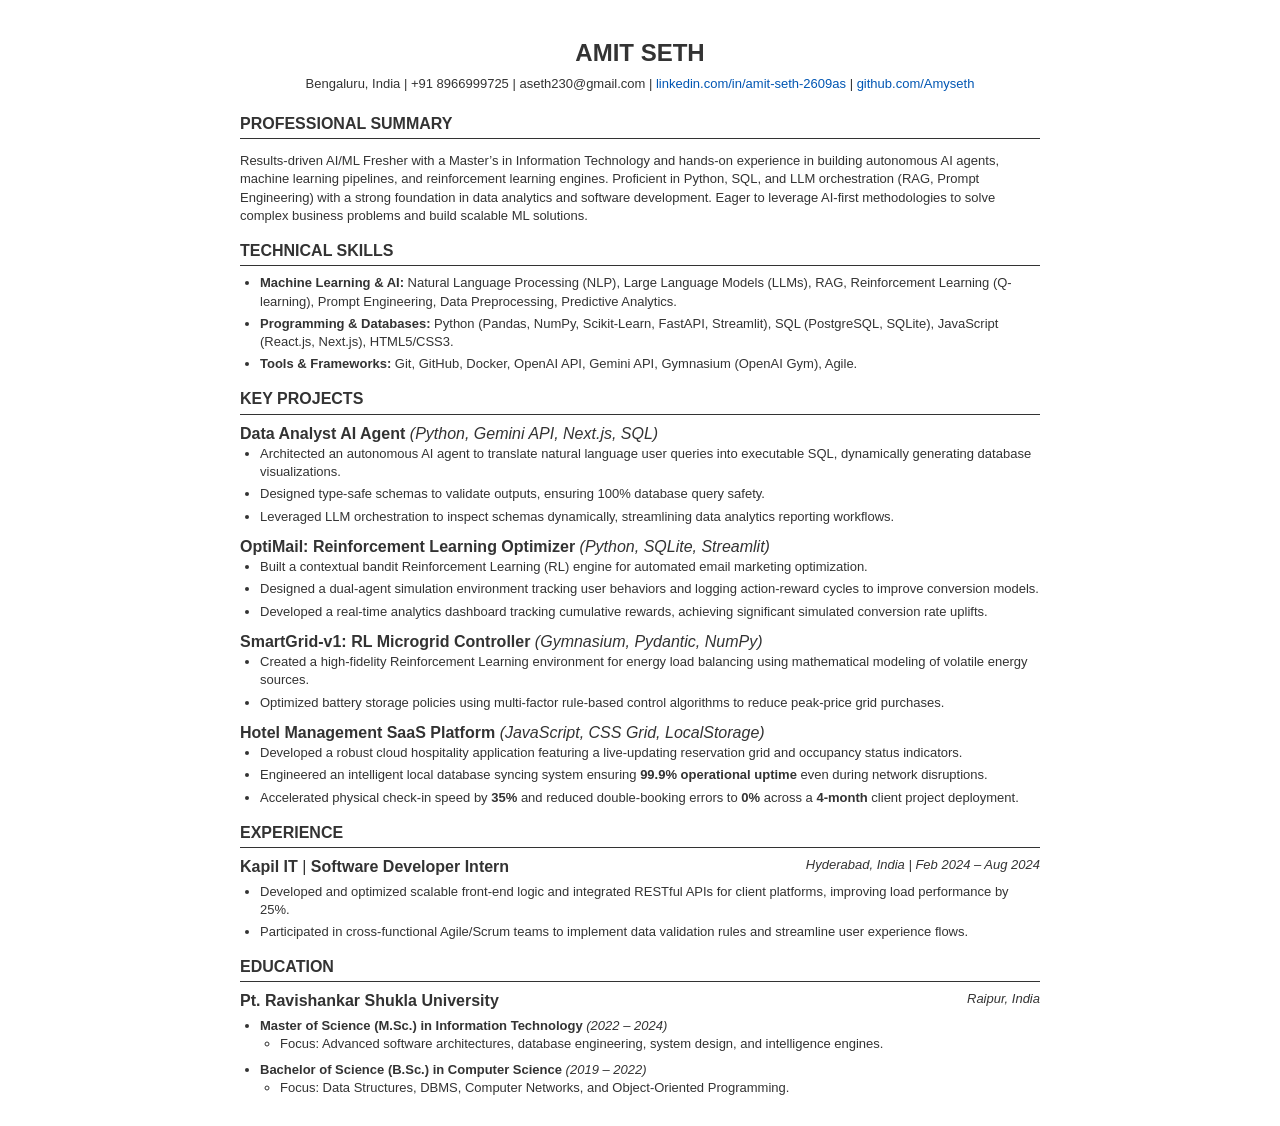
<file: resume_aiml_fresher.html>
<!DOCTYPE html>
<html lang="en">
<head>
  <meta charset="UTF-8">
  <meta name="viewport" content="width=device-width, initial-scale=1.0">
  <title>Amit Seth - Resume</title>
  <style>
    body {
      font-family: 'Arial', sans-serif;
      line-height: 1.4;
      color: #333;
      max-width: 800px;
      margin: 0 auto;
      padding: 20px;
    }
    h1 {
      text-align: center;
      margin-bottom: 5px;
      font-size: 24px;
    }
    .contact-info {
      text-align: center;
      margin-bottom: 20px;
      font-size: 13px;
    }
    .contact-info a {
      color: #0056b3;
      text-decoration: none;
    }
    h2 {
      font-size: 16px;
      border-bottom: 1px solid #333;
      padding-bottom: 3px;
      margin-top: 15px;
      margin-bottom: 8px;
      text-transform: uppercase;
    }
    p {
      margin-bottom: 8px;
      font-size: 13px;
    }
    ul {
      margin-top: 0;
      margin-bottom: 8px;
      padding-left: 20px;
    }
    li {
      margin-bottom: 4px;
      font-size: 13px;
    }
    .project-title {
      font-weight: bold;
    }
    .project-tech {
      font-style: italic;
    }
    .experience-header, .education-header {
      display: flex;
      justify-content: space-between;
      margin-bottom: 4px;
    }
    .job-title {
      font-weight: bold;
    }
    .company {
      font-weight: bold;
    }
    .date-location {
      font-style: italic;
      font-size: 13px;
    }
    @media print {
      body {
        margin: 0;
        padding: 0;
        max-width: 100%;
      }
    }
  </style>
</head>
<body>

  <h1>AMIT SETH</h1>
  <div class="contact-info">
    Bengaluru, India | +91 8966999725 | aseth230@gmail.com | <a href="https://linkedin.com/in/amit-seth-2609as">linkedin.com/in/amit-seth-2609as</a> | <a href="https://github.com/Amyseth">github.com/Amyseth</a>
  </div>

  <h2>Professional Summary</h2>
  <p>Results-driven AI/ML Fresher with a Master’s in Information Technology and hands-on experience in building autonomous AI agents, machine learning pipelines, and reinforcement learning engines. Proficient in Python, SQL, and LLM orchestration (RAG, Prompt Engineering) with a strong foundation in data analytics and software development. Eager to leverage AI-first methodologies to solve complex business problems and build scalable ML solutions.</p>

  <h2>Technical Skills</h2>
  <ul>
    <li><strong>Machine Learning & AI:</strong> Natural Language Processing (NLP), Large Language Models (LLMs), RAG, Reinforcement Learning (Q-learning), Prompt Engineering, Data Preprocessing, Predictive Analytics.</li>
    <li><strong>Programming & Databases:</strong> Python (Pandas, NumPy, Scikit-Learn, FastAPI, Streamlit), SQL (PostgreSQL, SQLite), JavaScript (React.js, Next.js), HTML5/CSS3.</li>
    <li><strong>Tools & Frameworks:</strong> Git, GitHub, Docker, OpenAI API, Gemini API, Gymnasium (OpenAI Gym), Agile.</li>
  </ul>

  <h2>Key Projects</h2>
  
  <div style="margin-bottom: 10px;">
    <span class="project-title">Data Analyst AI Agent</span> <span class="project-tech">(Python, Gemini API, Next.js, SQL)</span>
    <ul>
      <li>Architected an autonomous AI agent to translate natural language user queries into executable SQL, dynamically generating database visualizations.</li>
      <li>Designed type-safe schemas to validate outputs, ensuring 100% database query safety.</li>
      <li>Leveraged LLM orchestration to inspect schemas dynamically, streamlining data analytics reporting workflows.</li>
    </ul>
  </div>

  <div style="margin-bottom: 10px;">
    <span class="project-title">OptiMail: Reinforcement Learning Optimizer</span> <span class="project-tech">(Python, SQLite, Streamlit)</span>
    <ul>
      <li>Built a contextual bandit Reinforcement Learning (RL) engine for automated email marketing optimization.</li>
      <li>Designed a dual-agent simulation environment tracking user behaviors and logging action-reward cycles to improve conversion models.</li>
      <li>Developed a real-time analytics dashboard tracking cumulative rewards, achieving significant simulated conversion rate uplifts.</li>
    </ul>
  </div>

  <div style="margin-bottom: 10px;">
    <span class="project-title">SmartGrid-v1: RL Microgrid Controller</span> <span class="project-tech">(Gymnasium, Pydantic, NumPy)</span>
    <ul>
      <li>Created a high-fidelity Reinforcement Learning environment for energy load balancing using mathematical modeling of volatile energy sources.</li>
      <li>Optimized battery storage policies using multi-factor rule-based control algorithms to reduce peak-price grid purchases.</li>
    </ul>
  </div>

  <div style="margin-bottom: 10px;">
    <span class="project-title">Hotel Management SaaS Platform</span> <span class="project-tech">(JavaScript, CSS Grid, LocalStorage)</span>
    <ul>
      <li>Developed a robust cloud hospitality application featuring a live-updating reservation grid and occupancy status indicators.</li>
      <li>Engineered an intelligent local database syncing system ensuring <strong>99.9% operational uptime</strong> even during network disruptions.</li>
      <li>Accelerated physical check-in speed by <strong>35%</strong> and reduced double-booking errors to <strong>0%</strong> across a <strong>4-month</strong> client project deployment.</li>
    </ul>
  </div>

  <h2>Experience</h2>
  <div style="margin-bottom: 10px;">
    <div class="experience-header">
      <div><span class="company">Kapil IT</span> | <span class="job-title">Software Developer Intern</span></div>
      <div class="date-location">Hyderabad, India | Feb 2024 – Aug 2024</div>
    </div>
    <ul>
      <li>Developed and optimized scalable front-end logic and integrated RESTful APIs for client platforms, improving load performance by 25%.</li>
      <li>Participated in cross-functional Agile/Scrum teams to implement data validation rules and streamline user experience flows.</li>
    </ul>
  </div>

  <h2>Education</h2>
  <div>
    <div class="experience-header">
      <div><span class="company">Pt. Ravishankar Shukla University</span></div>
      <div class="date-location">Raipur, India</div>
    </div>
    <ul>
      <li><strong>Master of Science (M.Sc.) in Information Technology</strong> <em>(2022 – 2024)</em>
        <ul><li>Focus: Advanced software architectures, database engineering, system design, and intelligence engines.</li></ul>
      </li>
      <li><strong>Bachelor of Science (B.Sc.) in Computer Science</strong> <em>(2019 – 2022)</em>
        <ul><li>Focus: Data Structures, DBMS, Computer Networks, and Object-Oriented Programming.</li></ul>
      </li>
    </ul>
  </div>

</body>
</html>
</file>
<file: style.css>
/* ==========================================================================
   Design System & Global Variables
   ========================================================================== */

:root {
  /* Common variables */
  --font-heading: 'Outfit', sans-serif;
  --font-body: 'Inter', sans-serif;
  --font-mono: 'Fira Code', monospace;
  --transition-fast: 0.2s ease;
  --transition-normal: 0.4s cubic-bezier(0.16, 1, 0.3, 1);
  --transition-slow: 0.8s cubic-bezier(0.16, 1, 0.3, 1);
  --border-radius-sm: 8px;
  --border-radius-md: 16px;
  --border-radius-lg: 24px;
  --border-radius-xl: 32px;

  /* Dark Theme Default */
  --bg-color: #02040a;
  --bg-gradient: radial-gradient(circle at top, #0a0f1c 0%, #02040a 100%);
  --grid-line-color: rgba(255, 255, 255, 0.03);
  --card-bg: rgba(10, 15, 28, 0.6);
  --card-border: rgba(255, 26, 74, 0.15);
  --card-border-hover: rgba(255, 26, 74, 0.4);
  --text-main: #f8fafc;
  --text-muted: #94a3b8;
  --text-inverse: #02040a;
  
  --primary: #ff1a4a;
  --primary-glow: rgba(255, 26, 74, 0.4);
  --secondary: #ff7300;
  --secondary-glow: rgba(255, 115, 0, 0.4);
  --accent: #ff4d6d;
  --success: #10b981;
  --error: #ef4444;

  --header-bg: rgba(5, 8, 17, 0.7);
  --scrollbar-track: #050811;
  --scrollbar-thumb: #1e293b;
  --scrollbar-thumb-hover: #00f2fe;
  
  --blob-1-color: rgba(255, 26, 74, 0.15);
  --blob-2-color: rgba(255, 115, 0, 0.12);
  --blob-3-color: rgba(255, 77, 109, 0.1);
}

.light-theme {
  /* Light Theme Variables */
  --bg-color: #f8fafc;
  --bg-gradient: radial-gradient(circle at top, #f1f5f9 0%, #e2e8f0 100%);
  --grid-line-color: rgba(0, 0, 0, 0.03);
  --card-bg: rgba(255, 255, 255, 0.75);
  --card-border: rgba(79, 70, 229, 0.08);
  --card-border-hover: rgba(79, 70, 229, 0.25);
  --text-main: #0f172a;
  --text-muted: #475569;
  --text-inverse: #f8fafc;
  
  --primary: #e11d48;
  --primary-glow: rgba(225, 29, 72, 0.2);
  --secondary: #ea580c;
  --secondary-glow: rgba(234, 88, 12, 0.2);
  --accent: #f43f5e;
  --success: #10b981;
  --error: #ef4444;

  --header-bg: rgba(248, 250, 252, 0.8);
  --scrollbar-track: #f8fafc;
  --scrollbar-thumb: #cbd5e1;
  --scrollbar-thumb-hover: #4f46e5;
  
  --blob-1-color: rgba(225, 29, 72, 0.07);
  --blob-2-color: rgba(234, 88, 12, 0.07);
  --blob-3-color: rgba(244, 63, 94, 0.05);
}

/* ==========================================================================
   Base styles & Reset
   ========================================================================== */

* {
  box-sizing: border-box;
  margin: 0;
  padding: 0;
  scroll-behavior: smooth;
}

body {
  font-family: var(--font-body);
  background-color: var(--bg-color);
  background-image: var(--bg-gradient);
  color: var(--text-main);
  line-height: 1.6;
  overflow-x: hidden;
  position: relative;
  min-height: 100vh;
  transition: background-color var(--transition-normal), color var(--transition-normal);
}

a {
  text-decoration: none;
  color: inherit;
  transition: color var(--transition-fast);
}

ul {
  list-style: none;
}

img {
  max-width: 100%;
  height: auto;
  display: block;
}

button, input, select, textarea {
  font-family: inherit;
  font-size: inherit;
  color: inherit;
  background: none;
  border: none;
  outline: none;
}

/* Custom Scrollbar */
::-webkit-scrollbar {
  width: 10px;
}
::-webkit-scrollbar-track {
  background: var(--scrollbar-track);
}
::-webkit-scrollbar-thumb {
  background: var(--scrollbar-thumb);
  border-radius: 5px;
  border: 2px solid var(--scrollbar-track);
}
::-webkit-scrollbar-thumb:hover {
  background: var(--scrollbar-thumb-hover);
  box-shadow: 0 0 8px var(--scrollbar-thumb-hover);
}

/* ==========================================================================
   Visual Backdrops & Glows
   ========================================================================== */

.blob {
  position: fixed;
  border-radius: 50%;
  filter: blur(120px);
  z-index: -2;
  pointer-events: none;
  transition: background-color var(--transition-normal);
}

.blob-1 {
  width: 50vw;
  height: 50vw;
  max-width: 500px;
  max-height: 500px;
  background-color: var(--blob-1-color);
  top: -10%;
  left: -10%;
  animation: float-slow 20s infinite alternate ease-in-out;
}

.blob-2 {
  width: 45vw;
  height: 45vw;
  max-width: 450px;
  max-height: 450px;
  background-color: var(--blob-2-color);
  bottom: 10%;
  right: -5%;
  animation: float-slow 25s infinite alternate-reverse ease-in-out;
}

.blob-3 {
  width: 30vw;
  height: 30vw;
  max-width: 300px;
  max-height: 300px;
  background-color: var(--blob-3-color);
  top: 40%;
  left: 30%;
  animation: float-slow 18s infinite alternate 2s ease-in-out;
}

@keyframes float-slow {
  0% { transform: translate(0, 0) scale(1); }
  50% { transform: translate(50px, 30px) scale(1.1); }
  100% { transform: translate(-30px, -50px) scale(0.9); }
}

.grid-overlay {
  position: absolute;
  top: 0;
  left: 0;
  right: 0;
  bottom: 0;
  background-image: linear-gradient(var(--grid-line-color) 1px, transparent 1px),
                    linear-gradient(90deg, var(--grid-line-color) 1px, transparent 1px);
  background-size: 50px 50px;
  z-index: -1;
  pointer-events: none;
  opacity: 0.8;
}

.cursor-glow {
  position: fixed;
  width: 400px;
  height: 400px;
  border-radius: 50%;
  background: radial-gradient(circle, rgba(0, 242, 254, 0.05) 0%, rgba(121, 40, 202, 0.02) 50%, transparent 100%);
  z-index: -1;
  pointer-events: none;
  transform: translate(-50%, -50%);
  display: none; /* Dynamic in app.js on desktop */
}

@media (min-width: 1024px) {
  .cursor-glow {
    display: block;
  }
}

/* ==========================================================================
   Typography & Reusable Utilities
   ========================================================================== */

.container {
  width: 100%;
  max-width: 1200px;
  margin: 0 auto;
  padding: 0 24px;
}

.section-padding {
  padding: 100px 0;
}

.text-gradient {
  background: linear-gradient(135deg, var(--primary) 0%, var(--accent) 100%);
  -webkit-background-clip: text;
  -webkit-text-fill-color: transparent;
  background-clip: text;
}

.text-gradient-teal {
  background: linear-gradient(135deg, #ff1a4a 0%, #ff4d6d 100%);
  -webkit-background-clip: text;
  -webkit-text-fill-color: transparent;
}

.text-gradient-purple {
  background: linear-gradient(135deg, #ff7300 0%, #ff1a4a 100%);
  -webkit-background-clip: text;
  -webkit-text-fill-color: transparent;
}

.subheading {
  font-family: var(--font-mono);
  color: var(--primary);
  font-size: 14px;
  font-weight: 600;
  letter-spacing: 2px;
  text-transform: uppercase;
  display: inline-block;
  margin-bottom: 12px;
  text-shadow: 0 0 10px var(--primary-glow);
}

.section-title {
  font-family: var(--font-heading);
  font-size: 36px;
  font-weight: 700;
  line-height: 1.2;
  margin-bottom: 16px;
}

@media (min-width: 768px) {
  .section-title { font-size: 48px; }
}

.title-divider {
  width: 80px;
  height: 4px;
  background: linear-gradient(90deg, var(--primary), var(--secondary));
  border-radius: 2px;
  margin: 0 auto 24px;
}

.title-divider.left {
  margin: 0 0 24px 0;
}

.section-description {
  color: var(--text-muted);
  max-width: 600px;
  margin: 0 auto;
  font-size: 16px;
}

.text-center { text-align: center; }

/* Premium Glass Panel */
.glass-panel {
  background-color: var(--card-bg);
  border: 1px solid var(--card-border);
  border-radius: var(--border-radius-md);
  backdrop-filter: blur(16px);
  -webkit-backdrop-filter: blur(16px);
  box-shadow: 0 8px 32px 0 rgba(0, 0, 0, 0.15);
  transition: border-color var(--transition-normal), box-shadow var(--transition-normal), transform var(--transition-normal);
}

.glass-panel:hover {
  border-color: var(--card-border-hover);
  box-shadow: 0 12px 40px 0 rgba(0, 242, 254, 0.05);
}

/* Reusable Buttons */
.btn {
  display: inline-flex;
  align-items: center;
  justify-content: center;
  padding: 14px 28px;
  font-weight: 600;
  border-radius: var(--border-radius-sm);
  cursor: pointer;
  transition: transform var(--transition-fast), box-shadow var(--transition-fast), background-color var(--transition-fast);
  font-family: var(--font-heading);
  letter-spacing: 0.5px;
}

.btn:active {
  transform: scale(0.97);
}

.btn-primary {
  background: linear-gradient(135deg, var(--primary) 0%, var(--accent) 100%);
  color: var(--text-inverse);
  box-shadow: 0 4px 20px var(--primary-glow);
}

.btn-primary:hover {
  box-shadow: 0 6px 24px var(--primary-glow), 0 0 15px var(--primary);
  transform: translateY(-2px);
}

.btn-secondary {
  background-color: rgba(255, 255, 255, 0.03);
  border: 1px solid var(--card-border);
  color: var(--text-main);
  backdrop-filter: blur(8px);
}

.btn-secondary:hover {
  background-color: rgba(255, 255, 255, 0.08);
  border-color: var(--card-border-hover);
  transform: translateY(-2px);
}

.btn-full {
  width: 100%;
}

.btn i {
  margin-left: 8px;
  transition: transform var(--transition-fast);
}

.btn:hover i {
  transform: translateX(4px);
}

.btn-sm {
  padding: 10px 20px;
  font-size: 14px;
}

/* Badges & Tags */
.tag {
  display: inline-block;
  font-family: var(--font-mono);
  font-size: 11px;
  font-weight: 600;
  padding: 4px 10px;
  border-radius: 20px;
  background-color: rgba(0, 242, 254, 0.06);
  border: 1px solid rgba(0, 242, 254, 0.1);
  color: var(--primary);
  margin-right: 6px;
  margin-bottom: 6px;
}

/* ==========================================================================
   Header & Navigation
   ========================================================================== */

header {
  position: fixed;
  top: 0;
  left: 0;
  right: 0;
  z-index: 100;
  background-color: var(--header-bg);
  backdrop-filter: blur(12px);
  -webkit-backdrop-filter: blur(12px);
  border-bottom: 1px solid var(--card-border);
  transition: padding var(--transition-normal), background-color var(--transition-normal);
  padding: 24px 0;
}

header.scrolled {
  padding: 16px 0;
  box-shadow: 0 4px 20px rgba(0, 0, 0, 0.15);
}

.nav-container {
  display: flex;
  align-items: center;
  justify-content: space-between;
  max-width: 1200px;
  margin: 0 auto;
  padding: 0 24px;
}

.logo {
  font-family: var(--font-heading);
  font-size: 24px;
  font-weight: 800;
  letter-spacing: -0.5px;
}

.logo-accent {
  color: var(--primary);
  text-shadow: 0 0 10px var(--primary-glow);
}

.nav-menu ul {
  display: flex;
  gap: 32px;
}

.nav-link {
  font-family: var(--font-heading);
  font-weight: 600;
  color: var(--text-muted);
  font-size: 15px;
  position: relative;
  padding: 8px 0;
}

.nav-link::after {
  content: '';
  position: absolute;
  bottom: 0;
  left: 0;
  width: 0;
  height: 2px;
  background: linear-gradient(90deg, var(--primary), var(--accent));
  transition: width var(--transition-fast);
}

.nav-link:hover, .nav-link.active {
  color: var(--text-main);
}

.nav-link.active::after {
  width: 100%;
}

.nav-actions {
  display: flex;
  align-items: center;
  gap: 16px;
}

.theme-btn {
  width: 44px;
  height: 44px;
  border-radius: 50%;
  background-color: rgba(255, 255, 255, 0.03);
  border: 1px solid var(--card-border);
  display: flex;
  align-items: center;
  justify-content: center;
  cursor: pointer;
  transition: transform var(--transition-fast), border-color var(--transition-fast);
}

.theme-btn:hover {
  transform: rotate(15deg) scale(1.05);
  border-color: var(--card-border-hover);
}

.theme-btn i {
  font-size: 18px;
}

.theme-btn .sun-icon {
  display: none;
  color: #fbbf24;
  text-shadow: 0 0 10px rgba(251, 191, 36, 0.4);
}

.theme-btn .moon-icon {
  color: var(--primary);
  text-shadow: 0 0 10px var(--primary-glow);
}

.light-theme .theme-btn .sun-icon {
  display: block;
}

.light-theme .theme-btn .moon-icon {
  display: none;
}

.mobile-toggle {
  display: none;
  flex-direction: column;
  gap: 6px;
  cursor: pointer;
  padding: 4px;
  z-index: 101;
}

.mobile-toggle .bar {
  width: 24px;
  height: 2px;
  background-color: var(--text-main);
  transition: transform var(--transition-fast), opacity var(--transition-fast);
}

/* ==========================================================================
   Hero Section
   ========================================================================== */

.hero-section {
  min-height: 100vh;
  display: flex;
  align-items: center;
  position: relative;
  padding-top: 120px;
  overflow: hidden;
}

.hero-grid {
  display: grid;
  grid-template-columns: 1fr;
  gap: 60px;
  align-items: center;
}

@media (min-width: 992px) {
  .hero-grid {
    grid-template-columns: 1.1fr 0.9fr;
  }
}

.hero-badge {
  display: inline-flex;
  align-items: center;
  gap: 8px;
  padding: 6px 14px;
  border-radius: 30px;
  background-color: rgba(16, 185, 129, 0.06);
  border: 1px solid rgba(16, 185, 129, 0.15);
  color: #10b981;
  font-size: 13px;
  font-weight: 600;
  margin-bottom: 24px;
  font-family: var(--font-mono);
}

.badge-dot {
  width: 8px;
  height: 8px;
  background-color: #10b981;
  border-radius: 50%;
  box-shadow: 0 0 8px #10b981;
  animation: pulse-green 1.5s infinite alternate;
}

@keyframes pulse-green {
  0% { transform: scale(0.9); opacity: 0.6; }
  100% { transform: scale(1.1); opacity: 1; box-shadow: 0 0 12px #10b981; }
}

.hero-title {
  font-family: var(--font-heading);
  font-size: 44px;
  font-weight: 800;
  line-height: 1.1;
  margin-bottom: 16px;
  letter-spacing: -1px;
}

@media (min-width: 768px) {
  .hero-title { font-size: 64px; }
}

.hero-subtitle {
  font-size: 20px;
  font-weight: 500;
  color: var(--text-muted);
  margin-bottom: 24px;
  height: 32px;
}

@media (min-width: 768px) {
  .hero-subtitle { font-size: 28px; }
}

.cursor-blink {
  animation: blink 0.8s infinite;
  color: var(--primary);
  font-weight: 700;
}

@keyframes blink {
  0%, 100% { opacity: 1; }
  50% { opacity: 0; }
}

.hero-description {
  color: var(--text-muted);
  font-size: 16px;
  margin-bottom: 36px;
  max-width: 540px;
}

@media (min-width: 768px) {
  .hero-description { font-size: 18px; }
}

.hero-actions {
  display: flex;
  flex-wrap: wrap;
  gap: 16px;
  margin-bottom: 40px;
}

.social-links {
  display: flex;
  gap: 18px;
}

.social-links a {
  width: 44px;
  height: 44px;
  border-radius: 50%;
  background-color: rgba(255, 255, 255, 0.02);
  border: 1px solid var(--card-border);
  display: flex;
  align-items: center;
  justify-content: center;
  color: var(--text-muted);
  font-size: 18px;
  transition: transform var(--transition-fast), border-color var(--transition-fast), color var(--transition-fast);
}

.social-links a:hover {
  transform: translateY(-4px);
  border-color: var(--card-border-hover);
  color: var(--primary);
  box-shadow: 0 4px 15px rgba(0, 242, 254, 0.1);
}

/* Hero Portrait Art */
.hero-visual {
  display: flex;
  justify-content: center;
  position: relative;
}

.image-wrapper {
  position: relative;
  width: 320px;
  height: 320px;
  border-radius: 50%;
}

@media (min-width: 768px) {
  .image-wrapper {
    width: 400px;
    height: 400px;
  }
}

.avatar-img {
  width: 100%;
  height: 100%;
  object-fit: cover;
  border-radius: 50%;
  border: 3px solid rgba(255, 255, 255, 0.03);
  position: relative;
  z-index: 2;
  box-shadow: 0 20px 50px rgba(0, 0, 0, 0.4);
}

.glowing-ring {
  position: absolute;
  top: -10px;
  left: -10px;
  right: -10px;
  bottom: -10px;
  border-radius: 50%;
  background: linear-gradient(135deg, var(--primary) 0%, var(--secondary) 50%, var(--accent) 100%);
  z-index: 1;
  animation: spin-glowing 15s linear infinite;
  opacity: 0.65;
  filter: blur(2px);
}

@keyframes spin-glowing {
  0% { transform: rotate(0deg); }
  100% { transform: rotate(360deg); }
}

.floating-card {
  position: absolute;
  z-index: 3;
  display: flex;
  align-items: center;
  gap: 12px;
  padding: 14px 20px;
  border-radius: var(--border-radius-sm);
  animation: hover-floating 6s infinite ease-in-out;
}

.floating-card i {
  font-size: 24px;
}

.floating-card h4 {
  font-size: 13px;
  font-weight: 700;
  margin-bottom: 2px;
}

.floating-card p {
  font-size: 11px;
  color: var(--text-muted);
}

.card-1 {
  top: 15%;
  left: -15%;
  animation-delay: 0s;
}

.card-2 {
  bottom: 15%;
  right: -10%;
  animation-delay: 3s;
}

@keyframes hover-floating {
  0%, 100% { transform: translateY(0); }
  50% { transform: translateY(-12px); }
}

.scroll-indicator {
  position: absolute;
  bottom: 40px;
  left: 50%;
  transform: translateX(-50%);
  z-index: 5;
}

.mouse-icon {
  width: 26px;
  height: 42px;
  border: 2px solid var(--text-muted);
  border-radius: 20px;
  display: block;
  position: relative;
  opacity: 0.7;
  transition: opacity var(--transition-fast), border-color var(--transition-fast);
}

.mouse-icon:hover {
  opacity: 1;
  border-color: var(--primary);
}

.mouse-wheel {
  width: 4px;
  height: 8px;
  background-color: var(--primary);
  border-radius: 2px;
  position: absolute;
  top: 8px;
  left: 50%;
  transform: translateX(-50%);
  animation: scroll-wheel 1.6s infinite;
}

@keyframes scroll-wheel {
  0% { transform: translate(-50%, 0); opacity: 0; }
  20% { opacity: 1; }
  80% { transform: translate(-50%, 12px); opacity: 0; }
  100% { opacity: 0; }
}

/* ==========================================================================
   Stats Section
   ========================================================================== */

.stats-section {
  position: relative;
  z-index: 5;
  margin-top: -40px;
  padding-bottom: 40px;
}

.stats-grid {
  display: grid;
  grid-template-columns: repeat(2, 1fr);
  gap: 16px;
}

@media (min-width: 768px) {
  .stats-grid {
    grid-template-columns: repeat(4, 1fr);
    gap: 24px;
  }
}

.stat-card {
  padding: 30px 20px;
  text-align: center;
}

.stat-number {
  font-family: var(--font-heading);
  font-size: 32px;
  font-weight: 800;
  margin-bottom: 6px;
}

@media (min-width: 768px) {
  .stat-number { font-size: 40px; }
}

.stat-label {
  color: var(--text-muted);
  font-size: 13px;
  font-weight: 500;
  text-transform: uppercase;
  letter-spacing: 1px;
}

/* ==========================================================================
   Skills Matrix Section
   ========================================================================== */

.skills-grid {
  display: grid;
  grid-template-columns: 1fr;
  gap: 30px;
  margin-top: 50px;
}

@media (min-width: 992px) {
  .skills-grid {
    grid-template-columns: repeat(3, 1fr);
  }
}

.skills-card {
  padding: 40px;
  display: flex;
  flex-direction: column;
}

.card-icon {
  width: 60px;
  height: 60px;
  border-radius: var(--border-radius-sm);
  background-color: rgba(255, 255, 255, 0.02);
  border: 1px solid var(--card-border);
  display: flex;
  align-items: center;
  justify-content: center;
  font-size: 26px;
  margin-bottom: 24px;
}

.skills-card h3 {
  font-family: var(--font-heading);
  font-size: 22px;
  font-weight: 700;
  margin-bottom: 12px;
}

.skills-card p {
  color: var(--text-muted);
  font-size: 14px;
  margin-bottom: 30px;
  flex-grow: 1;
}

.skills-list {
  display: flex;
  flex-direction: column;
  gap: 20px;
}

.skill-item {
  width: 100%;
}

.skill-name {
  font-size: 13px;
  font-weight: 600;
  margin-bottom: 6px;
  display: inline-block;
}

.skill-percentage {
  float: right;
  font-family: var(--font-mono);
  font-size: 12px;
  color: var(--primary);
}

.skill-bar {
  width: 100%;
  height: 6px;
  background-color: rgba(255, 255, 255, 0.03);
  border-radius: 10px;
  overflow: hidden;
  position: relative;
  border: 1px solid rgba(255, 255, 255, 0.02);
}

.skill-progress {
  height: 100%;
  border-radius: 10px;
  background: linear-gradient(90deg, var(--primary), var(--accent));
  box-shadow: 0 0 10px var(--primary-glow);
  width: 0; /* Dynamic loading on viewport intersection */
  transition: width 1.5s cubic-bezier(0.16, 1, 0.3, 1);
}

.skills-card:nth-child(2) .skill-progress {
  background: linear-gradient(90deg, var(--secondary), #b84fca);
  box-shadow: 0 0 10px var(--secondary-glow);
}

.skills-card:nth-child(2) .skill-percentage {
  color: #b84fca;
}

/* ==========================================================================
   Experience & Education Timeline
   ========================================================================== */

.timeline-section {
  position: relative;
  overflow: hidden;
}

.timeline {
  position: relative;
  max-width: 1000px;
  margin: 60px auto 0;
}

.timeline-line {
  position: absolute;
  top: 0;
  bottom: 0;
  left: 20px;
  width: 2px;
  background: linear-gradient(180deg, var(--primary), var(--secondary) 50%, rgba(255,255,255,0.01) 100%);
  box-shadow: 0 0 10px var(--primary-glow);
}

@media (min-width: 768px) {
  .timeline-line {
    left: 50%;
    transform: translateX(-50%);
  }
}

.timeline-item {
  position: relative;
  margin-bottom: 50px;
  width: 100%;
  padding-left: 50px;
}

@media (min-width: 768px) {
  .timeline-item {
    width: 50%;
    padding-left: 0;
  }
  .timeline-item.left {
    left: 0;
    padding-right: 40px;
  }
  .timeline-item.right {
    left: 50%;
    padding-left: 40px;
  }
}

.timeline-dot {
  position: absolute;
  left: 11px;
  top: 24px;
  width: 20px;
  height: 20px;
  border-radius: 50%;
  background-color: var(--bg-color);
  border: 4px solid var(--primary);
  box-shadow: 0 0 12px var(--primary);
  z-index: 5;
  transition: transform var(--transition-fast);
}

.timeline-item:nth-child(even) .timeline-dot {
  border-color: var(--secondary);
  box-shadow: 0 0 12px var(--secondary);
}

.timeline-item:hover .timeline-dot {
  transform: scale(1.3);
}

@media (min-width: 768px) {
  .timeline-dot {
    left: auto;
    right: -10px;
  }
  .timeline-item.right .timeline-dot {
    left: -10px;
    right: auto;
  }
}

.timeline-content {
  padding: 30px;
}

.timeline-date {
  display: inline-flex;
  align-items: center;
  gap: 6px;
  font-family: var(--font-mono);
  font-size: 13px;
  color: var(--primary);
  font-weight: 600;
  margin-bottom: 12px;
}

.timeline-item:nth-child(even) .timeline-date {
  color: #b84fca;
}

.timeline-content h3 {
  font-family: var(--font-heading);
  font-size: 20px;
  font-weight: 700;
  margin-bottom: 4px;
}

.timeline-org {
  font-size: 14px;
  color: var(--text-muted);
  font-weight: 600;
  margin-bottom: 14px;
}

.timeline-content p {
  font-size: 14px;
  color: var(--text-muted);
  margin-bottom: 20px;
}

.timeline-tags {
  display: flex;
  flex-wrap: wrap;
}

.timeline-tags .tag {
  background-color: rgba(255, 255, 255, 0.02);
  border-color: var(--card-border);
  color: var(--text-muted);
}

/* ==========================================================================
   Projects Section
   ========================================================================== */

.project-filters {
  display: flex;
  justify-content: center;
  flex-wrap: wrap;
  gap: 12px;
  margin-top: 40px;
  margin-bottom: 50px;
}

.filter-btn {
  padding: 8px 20px;
  border-radius: 30px;
  font-size: 14px;
  font-weight: 600;
  background-color: rgba(255, 255, 255, 0.02);
  border: 1px solid var(--card-border);
  cursor: pointer;
  transition: all var(--transition-fast);
  font-family: var(--font-heading);
}

.filter-btn:hover, .filter-btn.active {
  background-color: var(--primary);
  border-color: var(--primary);
  color: var(--text-inverse);
  box-shadow: 0 4px 15px var(--primary-glow);
}

.projects-grid {
  display: grid;
  grid-template-columns: 1fr;
  gap: 30px;
}

@media (min-width: 768px) {
  .projects-grid {
    grid-template-columns: repeat(2, 1fr);
  }
}

.project-card {
  overflow: hidden;
  display: flex;
  flex-direction: column;
  height: 100%;
}

.project-image {
  position: relative;
  aspect-ratio: 16/10;
  overflow: hidden;
  border-bottom: 1px solid var(--card-border);
  background-color: rgba(0, 0, 0, 0.2);
}

.project-image img {
  width: 100%;
  height: 100%;
  object-fit: cover;
  transition: transform var(--transition-slow);
}

.project-overlay {
  position: absolute;
  top: 0;
  left: 0;
  right: 0;
  bottom: 0;
  background-color: rgba(5, 8, 17, 0.85);
  backdrop-filter: blur(6px);
  -webkit-backdrop-filter: blur(6px);
  display: flex;
  align-items: center;
  justify-content: center;
  opacity: 0;
  transition: opacity var(--transition-normal);
}

.project-card:hover .project-image img {
  transform: scale(1.08);
}

.project-card:hover .project-overlay {
  opacity: 1;
}

.view-case-study {
  display: inline-flex;
  align-items: center;
  gap: 8px;
  padding: 12px 24px;
  border-radius: var(--border-radius-sm);
  background: linear-gradient(135deg, var(--primary) 0%, var(--accent) 100%);
  color: var(--text-inverse);
  font-weight: 700;
  font-family: var(--font-heading);
  transform: translateY(15px);
  transition: transform var(--transition-normal), box-shadow var(--transition-fast);
}

.view-case-study:hover {
  box-shadow: 0 0 15px var(--primary);
}

.project-card:hover .view-case-study {
  transform: translateY(0);
}

.project-info {
  padding: 30px;
  flex-grow: 1;
  display: flex;
  flex-direction: column;
}

.project-type {
  font-family: var(--font-mono);
  font-size: 11px;
  font-weight: 600;
  color: var(--primary);
  text-transform: uppercase;
  letter-spacing: 1px;
  margin-bottom: 8px;
  display: block;
}

.project-info h3 {
  font-family: var(--font-heading);
  font-size: 22px;
  font-weight: 700;
  margin-bottom: 12px;
}

.project-info p {
  color: var(--text-muted);
  font-size: 14px;
  margin-bottom: 24px;
  flex-grow: 1;
}

.project-tags {
  display: flex;
  flex-wrap: wrap;
  margin-top: auto;
}

/* ==========================================================================
   Templates Section
   ========================================================================== */

.templates-grid {
  display: grid;
  grid-template-columns: 1fr;
  gap: 30px;
  margin-top: 50px;
}

@media (min-width: 992px) {
  .templates-grid {
    grid-template-columns: repeat(2, 1fr);
  }
}

.template-card {
  padding: 30px;
  position: relative;
  display: flex;
  flex-direction: column;
}

.template-badge {
  position: absolute;
  top: 24px;
  right: 24px;
  padding: 4px 12px;
  border-radius: 20px;
  font-size: 11px;
  font-weight: 700;
  font-family: var(--font-mono);
  background-color: var(--secondary);
  color: #fff;
  letter-spacing: 0.5px;
  box-shadow: 0 0 10px var(--secondary-glow);
}

.template-preview {
  background-color: #03060c;
  border: 1px solid rgba(255, 255, 255, 0.03);
  border-radius: var(--border-radius-sm);
  padding: 20px;
  margin-bottom: 24px;
  overflow: hidden;
}

.light-theme .template-preview {
  background-color: #0d131f;
  color: #fff;
}

.code-header {
  display: flex;
  align-items: center;
  gap: 6px;
  margin-bottom: 14px;
  border-bottom: 1px solid rgba(255, 255, 255, 0.05);
  padding-bottom: 8px;
}

.code-header .dot {
  width: 10px;
  height: 10px;
  border-radius: 50%;
}

.dot.red { background-color: #ef4444; }
.dot.yellow { background-color: #f59e0b; }
.dot.green { background-color: #10b981; }

.code-title {
  font-family: var(--font-mono);
  font-size: 12px;
  color: #64748b;
  margin-left: 10px;
}

.template-preview pre {
  font-family: var(--font-mono);
  font-size: 12px;
  color: #cbd5e1;
  overflow-x: auto;
  line-height: 1.5;
}

.template-info h3 {
  font-family: var(--font-heading);
  font-size: 22px;
  font-weight: 700;
  margin-bottom: 10px;
}

.template-info p {
  color: var(--text-muted);
  font-size: 14px;
  margin-bottom: 24px;
}

.template-price {
  display: flex;
  align-items: center;
  gap: 12px;
  margin-bottom: 24px;
}

.original-price {
  font-size: 16px;
  color: var(--text-muted);
  text-decoration: line-through;
}

.current-price {
  font-size: 28px;
  font-weight: 800;
  color: var(--primary);
  font-family: var(--font-heading);
}

.badge-pre {
  font-family: var(--font-mono);
  font-size: 10px;
  font-weight: 700;
  padding: 2px 8px;
  border-radius: 4px;
  background-color: rgba(16, 185, 129, 0.1);
  border: 1px solid rgba(16, 185, 129, 0.2);
  color: #10b981;
}

/* ==========================================================================
   Contact Section
   ========================================================================== */

.contact-grid {
  display: grid;
  grid-template-columns: 1fr;
  gap: 50px;
}

@media (min-width: 992px) {
  .contact-grid {
    grid-template-columns: 0.95fr 1.05fr;
    align-items: center;
  }
}

.contact-desc {
  color: var(--text-muted);
  font-size: 16px;
  margin-bottom: 40px;
}

.contact-details {
  display: flex;
  flex-direction: column;
  gap: 30px;
}

.contact-item {
  display: flex;
  align-items: center;
  gap: 20px;
}

.item-icon {
  width: 52px;
  height: 52px;
  border-radius: 50%;
  background-color: rgba(0, 242, 254, 0.05);
  border: 1px solid rgba(0, 242, 254, 0.1);
  display: flex;
  align-items: center;
  justify-content: center;
  color: var(--primary);
  font-size: 20px;
  box-shadow: 0 0 10px var(--primary-glow);
}

.contact-item:nth-child(2) .item-icon {
  background-color: rgba(121, 40, 202, 0.05);
  border-color: rgba(121, 40, 202, 0.1);
  color: #b84fca;
  box-shadow: 0 0 10px var(--secondary-glow);
}

.contact-item h4 {
  font-family: var(--font-heading);
  font-size: 16px;
  font-weight: 700;
  margin-bottom: 4px;
}

.contact-item p {
  font-size: 14px;
  color: var(--text-muted);
}

.contact-form-panel {
  padding: 40px;
  position: relative;
  overflow: hidden;
}

.form-row {
  display: grid;
  grid-template-columns: 1fr;
  gap: 20px;
}

@media (min-width: 576px) {
  .form-row {
    grid-template-columns: repeat(2, 1fr);
  }
}

.form-group {
  margin-bottom: 24px;
  position: relative;
}

.form-group label {
  display: block;
  font-size: 13px;
  font-weight: 600;
  color: var(--text-main);
  margin-bottom: 8px;
}

.required {
  color: var(--error);
}

.input-wrapper {
  position: relative;
  width: 100%;
}

.input-wrapper input, .input-wrapper select, .input-wrapper textarea {
  width: 100%;
  padding: 14px 20px 14px 46px;
  border-radius: var(--border-radius-sm);
  background-color: rgba(255, 255, 255, 0.02);
  border: 1px solid var(--card-border);
  font-size: 14px;
  color: var(--text-main);
  transition: all var(--transition-fast);
}

.input-wrapper select {
  cursor: pointer;
  appearance: none;
  -webkit-appearance: none;
}

.textarea-wrapper textarea {
  resize: vertical;
  padding-left: 46px;
}

.input-icon {
  position: absolute;
  left: 18px;
  top: 50%;
  transform: translateY(-50%);
  color: var(--text-muted);
  font-size: 16px;
  pointer-events: none;
  transition: color var(--transition-fast);
}

.textarea-wrapper .input-icon {
  top: 24px;
  transform: none;
}

/* Form Interactivity States */
.input-wrapper input:focus, .input-wrapper select:focus, .input-wrapper textarea:focus {
  border-color: var(--primary);
  background-color: rgba(255, 255, 255, 0.04);
  box-shadow: 0 0 12px var(--primary-glow);
}

.input-wrapper input:focus + .input-icon,
.input-wrapper select:focus + .input-icon,
.input-wrapper textarea:focus + .input-icon {
  color: var(--primary);
}

.form-group.invalid .input-wrapper input,
.form-group.invalid .input-wrapper textarea {
  border-color: var(--error);
  box-shadow: 0 0 8px rgba(239, 68, 110, 0.15);
}

.error-msg {
  display: block;
  font-size: 12px;
  color: var(--error);
  margin-top: 6px;
  opacity: 0;
  height: 0;
  overflow: hidden;
  transition: opacity var(--transition-fast), height var(--transition-fast);
}

.form-group.invalid .error-msg {
  opacity: 1;
  height: auto;
  margin-top: 6px;
}

/* Success Box Panel */
.form-success-box {
  position: absolute;
  top: 0;
  left: 0;
  right: 0;
  bottom: 0;
  padding: 40px;
  background-color: var(--card-bg);
  backdrop-filter: blur(20px);
  -webkit-backdrop-filter: blur(20px);
  z-index: 10;
  display: flex;
  flex-direction: column;
  align-items: center;
  justify-content: center;
  text-align: center;
  transform: translateY(100%);
  transition: transform 0.5s cubic-bezier(0.16, 1, 0.3, 1);
}

.form-success-box.active {
  transform: translateY(0);
}

.success-icon {
  width: 72px;
  height: 72px;
  border-radius: 50%;
  background-color: rgba(16, 185, 129, 0.08);
  border: 2px solid var(--success);
  color: var(--success);
  display: flex;
  align-items: center;
  justify-content: center;
  font-size: 36px;
  margin-bottom: 24px;
  animation: scale-up-bounce 0.6s cubic-bezier(0.34, 1.56, 0.64, 1) forwards;
}

@keyframes scale-up-bounce {
  0% { transform: scale(0); }
  100% { transform: scale(1); }
}

.form-success-box h3 {
  font-family: var(--font-heading);
  font-size: 26px;
  font-weight: 700;
  margin-bottom: 12px;
}

.form-success-box p {
  color: var(--text-muted);
  font-size: 15px;
  max-width: 320px;
  margin-bottom: 30px;
}

.success-actions {
  display: flex;
  gap: 12px;
  flex-direction: column;
  width: 100%;
  max-width: 280px;
}

@media (min-width: 576px) {
  .success-actions {
    flex-direction: row;
    max-width: 100%;
    justify-content: center;
  }
}

/* ==========================================================================
   Footer
   ========================================================================== */

footer {
  background-color: rgba(3, 5, 10, 0.9);
  border-top: 1px solid var(--card-border);
  padding: 40px 0;
  position: relative;
  z-index: 5;
}

.footer-content {
  display: flex;
  flex-direction: column;
  align-items: center;
  gap: 20px;
  text-align: center;
}

@media (min-width: 768px) {
  .footer-content {
    flex-direction: row;
    justify-content: space-between;
    text-align: left;
  }
}

.copyright {
  color: var(--text-muted);
  font-size: 14px;
}

.footer-links {
  display: flex;
  gap: 24px;
}

.footer-links a {
  color: var(--text-muted);
  font-size: 14px;
  font-weight: 500;
}

.footer-links a:hover {
  color: var(--primary);
}

/* ==========================================================================
   Case Study Modals
   ========================================================================== */

.modal-backdrop {
  position: fixed;
  top: 0;
  left: 0;
  right: 0;
  bottom: 0;
  background-color: rgba(5, 8, 17, 0.85);
  backdrop-filter: blur(12px);
  -webkit-backdrop-filter: blur(12px);
  z-index: 200;
  display: flex;
  align-items: center;
  justify-content: center;
  opacity: 0;
  pointer-events: none;
  padding: 24px;
  transition: opacity var(--transition-normal);
}

.modal-backdrop.active {
  opacity: 1;
  pointer-events: all;
}

.modal-card {
  width: 100%;
  max-width: 800px;
  max-height: 85vh;
  overflow-y: auto;
  border-radius: var(--border-radius-lg);
  position: relative;
  transform: scale(0.9) translateY(30px);
  transition: transform var(--transition-normal);
  display: none;
}

.modal-backdrop.active .modal-card.active {
  transform: scale(1) translateY(0);
  display: block;
}

.modal-close {
  position: absolute;
  top: 24px;
  right: 24px;
  width: 40px;
  height: 40px;
  border-radius: 50%;
  background-color: rgba(5, 8, 17, 0.6);
  border: 1px solid rgba(255, 255, 255, 0.1);
  font-size: 24px;
  font-weight: 300;
  display: flex;
  align-items: center;
  justify-content: center;
  cursor: pointer;
  z-index: 10;
  transition: all var(--transition-fast);
}

.modal-close:hover {
  transform: scale(1.05) rotate(90deg);
  border-color: var(--error);
  color: var(--error);
  box-shadow: 0 0 10px rgba(239, 68, 68, 0.2);
}

.modal-header-hero {
  height: 200px;
  background-size: cover;
  background-position: center;
  display: flex;
  flex-direction: column;
  justify-content: flex-end;
  padding: 40px;
  border-bottom: 1px solid var(--card-border);
}

@media (min-width: 768px) {
  .modal-header-hero { height: 280px; }
}

.modal-header-hero h2 {
  font-family: var(--font-heading);
  font-size: 28px;
  font-weight: 800;
  margin-top: 6px;
}

@media (min-width: 768px) {
  .modal-header-hero h2 { font-size: 40px; }
}

.modal-body {
  padding: 40px;
}

.modal-meta-grid {
  display: grid;
  grid-template-columns: 1fr;
  gap: 16px;
  border-bottom: 1px solid var(--card-border);
  padding-bottom: 24px;
  margin-bottom: 30px;
}

@media (min-width: 576px) {
  .modal-meta-grid {
    grid-template-columns: repeat(2, 1fr);
  }
}

.meta-item {
  font-size: 14px;
  color: var(--text-muted);
}

.meta-item strong {
  color: var(--text-main);
  margin-right: 6px;
}

.modal-rich-text h3 {
  font-family: var(--font-heading);
  font-size: 22px;
  font-weight: 700;
  margin-top: 24px;
  margin-bottom: 12px;
}

.modal-rich-text h3:first-of-type {
  margin-top: 0;
}

.modal-rich-text p {
  color: var(--text-muted);
  font-size: 15px;
  margin-bottom: 16px;
}

.modal-rich-text ul {
  list-style: none;
  margin-bottom: 24px;
}

.modal-rich-text li {
  color: var(--text-muted);
  font-size: 15px;
  margin-bottom: 10px;
  position: relative;
  padding-left: 20px;
}

.modal-rich-text li::before {
  content: '⚡';
  position: absolute;
  left: 0;
  color: var(--primary);
  font-size: 13px;
}

.impact-metrics-row {
  display: grid;
  grid-template-columns: 1fr;
  gap: 16px;
  margin-top: 30px;
}

@media (min-width: 576px) {
  .impact-metrics-row {
    grid-template-columns: repeat(3, 1fr);
  }
}

.metric-badge {
  background-color: rgba(255, 255, 255, 0.015);
  border: 1px solid var(--card-border);
  border-radius: var(--border-radius-sm);
  padding: 20px;
  text-align: center;
}

.metric-num {
  font-family: var(--font-heading);
  font-size: 32px;
  font-weight: 800;
  color: var(--primary);
  display: block;
  line-height: 1.1;
  margin-bottom: 4px;
}

.metric-txt {
  font-size: 12px;
  color: var(--text-muted);
  text-transform: uppercase;
  letter-spacing: 0.5px;
}

/* ==========================================================================
   Responsive Navigation Menu Triggering
   ========================================================================== */

@media (max-width: 991px) {
  .mobile-toggle {
    display: flex;
  }
  
  .nav-menu {
    position: fixed;
    top: 0;
    right: -100%;
    width: 300px;
    height: 100vh;
    background-color: var(--bg-color);
    border-left: 1px solid var(--card-border);
    box-shadow: -10px 0 30px rgba(0, 0, 0, 0.25);
    padding: 100px 40px;
    z-index: 100;
    transition: right var(--transition-normal);
  }
  
  .nav-menu.active {
    right: 0;
  }
  
  .nav-menu ul {
    flex-direction: column;
    gap: 30px;
  }
  
  .nav-link {
    font-size: 18px;
  }
  
  /* Menu Trigger States */
  .mobile-toggle.active .bar:nth-child(1) {
    transform: translateY(8px) rotate(45deg);
  }
  .mobile-toggle.active .bar:nth-child(2) {
    opacity: 0;
  }
  .mobile-toggle.active .bar:nth-child(3) {
    transform: translateY(-8px) rotate(-45deg);
  }
}
</file>
<file: codencraft/style.css>
/* ==========================================================================
   CodeNCraft Agency Style System - Premium Cyber Glassmorphism
   Designed for ultimate high-conversion aesthetic and premium branding.
   ========================================================================== */

:root {
  /* Color Palette (Cyber Neon Fusion) */
  --bg-dark: #070913;
  --bg-darker: #04050a;
  --primary-neon: #9d4edd; /* Neon Purple */
  --primary-glow: rgba(157, 78, 221, 0.15);
  --secondary-neon: #00f0ff; /* Cyber Cyan */
  --secondary-glow: rgba(0, 240, 255, 0.15);
  --accent-hot: #ff007f; /* Cyber Pink */
  --accent-warm: #f39c12; /* Golden Orange */
  
  /* Text colors */
  --text-primary: #f8f9fa;
  --text-muted: #94a3b8;
  --text-dark: #1e293b;

  /* Glassmorphism System */
  --glass-bg: rgba(13, 17, 35, 0.65);
  --glass-border: rgba(255, 255, 255, 0.07);
  --glass-border-hover: rgba(0, 240, 255, 0.25);
  --glass-shadow: rgba(0, 0, 0, 0.4);
  --backdrop-blur: blur(20px);

  /* Fonts */
  --font-display: 'Outfit', -apple-system, BlinkMacSystemFont, "Segoe UI", Roboto, sans-serif;
  --font-body: 'Inter', -apple-system, BlinkMacSystemFont, "Segoe UI", Roboto, sans-serif;
  --font-mono: 'Fira Code', monospace;

  /* Layout and Transitions */
  --max-width: 1200px;
  --transition-smooth: all 0.4s cubic-bezier(0.16, 1, 0.3, 1);
  --border-radius-sm: 8px;
  --border-radius-md: 16px;
  --border-radius-lg: 24px;
}

/* Light Theme Variables Toggle */
body.light-theme {
  --bg-dark: #f8fafc;
  --bg-darker: #f1f5f9;
  --primary-neon: #7c3aed;
  --primary-glow: rgba(124, 58, 237, 0.08);
  --secondary-neon: #0891b2;
  --secondary-glow: rgba(8, 145, 178, 0.08);
  --text-primary: #0f172a;
  --text-muted: #475569;
  --glass-bg: rgba(255, 255, 255, 0.75);
  --glass-border: rgba(15, 23, 42, 0.08);
  --glass-border-hover: rgba(124, 58, 237, 0.2);
  --glass-shadow: rgba(15, 23, 42, 0.05);
}

/* ==========================================================================
   Base Elements & Global Resets
   ========================================================================== */
*, *::before, *::after {
  box-sizing: border-box;
  margin: 0;
  padding: 0;
}

html {
  scroll-behavior: smooth;
  font-size: 16px;
}

body {
  font-family: var(--font-body);
  background-color: var(--bg-darker);
  color: var(--text-primary);
  line-height: 1.6;
  overflow-x: hidden;
  transition: background-color 0.4s ease, color 0.4s ease;
}

h1, h2, h3, h4, h5, h6 {
  font-family: var(--font-display);
  font-weight: 700;
  letter-spacing: -0.02em;
  line-height: 1.25;
}

a {
  color: inherit;
  text-decoration: none;
  transition: var(--transition-smooth);
}

/* ==========================================================================
   Glowing Ambient Background & Canvas Overlay
   ========================================================================== */
.grid-overlay {
  position: fixed;
  top: 0;
  left: 0;
  width: 100vw;
  height: 100vh;
  background-size: 40px 40px;
  background-image: 
    linear-gradient(to right, rgba(255, 255, 255, 0.015) 1px, transparent 1px),
    linear-gradient(to bottom, rgba(255, 255, 255, 0.015) 1px, transparent 1px);
  pointer-events: none;
  z-index: 1;
}

body.light-theme .grid-overlay {
  background-image: 
    linear-gradient(to right, rgba(15, 23, 42, 0.02) 1px, transparent 1px),
    linear-gradient(to bottom, rgba(15, 23, 42, 0.02) 1px, transparent 1px);
}

.blob {
  position: fixed;
  border-radius: 50%;
  filter: blur(140px);
  opacity: 0.35;
  pointer-events: none;
  z-index: 0;
  mix-blend-mode: screen;
  animation: floatBlobs 12s infinite alternate ease-in-out;
}

body.light-theme .blob {
  opacity: 0.15;
  mix-blend-mode: multiply;
  filter: blur(100px);
}

.blob-1 {
  width: 500px;
  height: 500px;
  background: radial-gradient(circle, var(--primary-neon), transparent 70%);
  top: -150px;
  left: -150px;
}

.blob-2 {
  width: 600px;
  height: 600px;
  background: radial-gradient(circle, var(--secondary-neon), transparent 70%);
  bottom: -200px;
  right: -100px;
  animation-delay: -4s;
}

.blob-3 {
  width: 400px;
  height: 400px;
  background: radial-gradient(circle, var(--accent-hot), transparent 70%);
  top: 40%;
  left: 60%;
  animation-delay: -8s;
}

@keyframes floatBlobs {
  0% { transform: translate(0, 0) scale(1); }
  50% { transform: translate(50px, -40px) scale(1.1); }
  100% { transform: translate(-30px, 60px) scale(0.9); }
}

/* ==========================================================================
   Header Navigation Layout
   ========================================================================== */
header {
  position: fixed;
  top: 0;
  left: 0;
  width: 100%;
  z-index: 1000;
  background: rgba(7, 9, 19, 0.4);
  backdrop-filter: blur(16px);
  border-bottom: 1px solid rgba(255, 255, 255, 0.03);
  transition: var(--transition-smooth);
}

body.light-theme header {
  background: rgba(248, 250, 252, 0.6);
  border-bottom: 1px solid rgba(15, 23, 42, 0.05);
}

header.scrolled {
  background: rgba(4, 5, 10, 0.85);
  box-shadow: 0 10px 30px rgba(0, 0, 0, 0.3);
  padding: 10px 0;
}

body.light-theme header.scrolled {
  background: rgba(255, 255, 255, 0.9);
  box-shadow: 0 10px 30px rgba(15, 23, 42, 0.04);
}

.nav-container {
  max-width: var(--max-width);
  margin: 0 auto;
  padding: 18px 24px;
  display: flex;
  justify-content: space-between;
  align-items: center;
}

.logo {
  font-family: var(--font-display);
  font-size: 1.5rem;
  font-weight: 800;
  display: flex;
  align-items: center;
  gap: 8px;
  color: var(--text-primary);
}

.logo-accent {
  background: linear-gradient(135deg, var(--primary-neon), var(--secondary-neon));
  -webkit-background-clip: text;
  -webkit-text-fill-color: transparent;
  font-weight: 900;
}

.logo-tag {
  font-size: 0.7rem;
  font-family: var(--font-mono);
  background: rgba(0, 240, 255, 0.1);
  color: var(--secondary-neon);
  border: 1px solid rgba(0, 240, 255, 0.2);
  padding: 2px 6px;
  border-radius: 4px;
  font-weight: bold;
}

.nav-menu ul {
  display: flex;
  list-style: none;
  gap: 32px;
}

.nav-link {
  font-size: 0.95rem;
  font-weight: 500;
  color: var(--text-muted);
  position: relative;
  padding: 6px 0;
}

.nav-link:hover, .nav-link.active {
  color: var(--text-primary);
}

.nav-link::after {
  content: '';
  position: absolute;
  bottom: 0;
  left: 0;
  width: 0;
  height: 2px;
  background: linear-gradient(to right, var(--primary-neon), var(--secondary-neon));
  transition: var(--transition-smooth);
}

.nav-link:hover::after, .nav-link.active::after {
  width: 100%;
}

.nav-actions {
  display: flex;
  align-items: center;
  gap: 16px;
}

/* Theme Switcher Toggle button */
.theme-btn {
  background: var(--glass-bg);
  border: 1px solid var(--glass-border);
  color: var(--text-primary);
  width: 40px;
  height: 40px;
  border-radius: 50%;
  cursor: pointer;
  display: flex;
  align-items: center;
  justify-content: center;
  transition: var(--transition-smooth);
  backdrop-filter: var(--backdrop-blur);
}

.theme-btn:hover {
  border-color: var(--glass-border-hover);
  transform: scale(1.05);
}

.theme-btn .sun-icon {
  display: none;
}

body.light-theme .theme-btn .moon-icon {
  display: none;
}

body.light-theme .theme-btn .sun-icon {
  display: block;
  color: #f59e0b;
}

/* Hamburger mobile toggle icon */
.mobile-toggle {
  display: none;
  flex-direction: column;
  justify-content: space-between;
  width: 28px;
  height: 20px;
  background: transparent;
  border: none;
  cursor: pointer;
  z-index: 1001;
}

.mobile-toggle .bar {
  width: 100%;
  height: 3px;
  background-color: var(--text-primary);
  border-radius: 2px;
  transition: var(--transition-smooth);
}

/* ==========================================================================
   Buttons and UI Utilities
   ========================================================================== */
.btn {
  display: inline-flex;
  align-items: center;
  justify-content: center;
  gap: 8px;
  padding: 12px 24px;
  font-family: var(--font-display);
  font-weight: 600;
  font-size: 0.95rem;
  border-radius: var(--border-radius-sm);
  cursor: pointer;
  transition: var(--transition-smooth);
}

.btn-primary {
  background: linear-gradient(135deg, var(--primary-neon), var(--secondary-neon));
  color: #04050a !important;
  border: none;
  box-shadow: 0 4px 20px rgba(0, 240, 255, 0.25);
  font-weight: 700;
}

.btn-primary:hover {
  transform: translateY(-2px);
  box-shadow: 0 6px 24px rgba(157, 78, 221, 0.4);
}

.btn-secondary {
  background: var(--glass-bg);
  border: 1px solid var(--glass-border);
  color: var(--text-primary);
  backdrop-filter: var(--backdrop-blur);
}

.btn-secondary:hover {
  background: rgba(255, 255, 255, 0.05);
  border-color: var(--glass-border-hover);
  transform: translateY(-2px);
}

body.light-theme .btn-secondary:hover {
  background: rgba(15, 23, 42, 0.03);
}

.btn-full {
  width: 100%;
}

.text-gradient {
  background: linear-gradient(135deg, var(--secondary-neon), var(--primary-neon));
  -webkit-background-clip: text;
  -webkit-text-fill-color: transparent;
}

.text-gradient-purple {
  background: linear-gradient(135deg, var(--primary-neon), var(--accent-hot));
  -webkit-background-clip: text;
  -webkit-text-fill-color: transparent;
}

.glass-panel {
  background: var(--glass-bg);
  backdrop-filter: var(--backdrop-blur);
  border: 1px solid var(--glass-border);
  border-radius: var(--border-radius-md);
  box-shadow: 0 20px 40px var(--glass-shadow);
  transition: var(--transition-smooth);
  position: relative;
  z-index: 2;
  overflow: hidden;
}

.glass-panel:hover {
  border-color: var(--glass-border-hover);
  box-shadow: 0 20px 40px rgba(0, 240, 255, 0.08);
}

/* ==========================================================================
   Hero Landing Module
   ========================================================================== */
.hero-section {
  padding: 160px 0 100px 0;
  min-height: 100vh;
  display: flex;
  align-items: center;
  position: relative;
  z-index: 2;
}

.container {
  max-width: var(--max-width);
  margin: 0 auto;
  padding: 0 24px;
  width: 100%;
}

.hero-grid {
  display: grid;
  grid-template-columns: 1.1fr 0.9fr;
  gap: 60px;
  align-items: center;
}

.hero-content {
  display: flex;
  flex-direction: column;
  gap: 24px;
}

.hero-badge {
  display: inline-flex;
  align-items: center;
  gap: 8px;
  align-self: flex-start;
  background: rgba(157, 78, 221, 0.1);
  border: 1px solid rgba(157, 78, 221, 0.25);
  color: var(--primary-neon);
  font-family: var(--font-mono);
  font-size: 0.8rem;
  font-weight: 600;
  padding: 6px 14px;
  border-radius: 20px;
  text-transform: uppercase;
  letter-spacing: 0.05em;
}

body.light-theme .hero-badge {
  background: rgba(124, 58, 237, 0.05);
  border-color: rgba(124, 58, 237, 0.15);
}

.badge-dot {
  width: 8px;
  height: 8px;
  background: var(--secondary-neon);
  border-radius: 50%;
  box-shadow: 0 0 10px var(--secondary-neon);
  animation: pulseDot 2s infinite;
}

@keyframes pulseDot {
  0% { transform: scale(1); opacity: 1; }
  50% { transform: scale(1.3); opacity: 0.5; }
  100% { transform: scale(1); opacity: 1; }
}

.hero-title {
  font-size: 4rem;
  font-weight: 800;
  line-height: 1.1;
  text-shadow: 0 10px 30px rgba(0,0,0,0.2);
}

.hero-title span {
  display: block;
}

.hero-description {
  font-size: 1.15rem;
  color: var(--text-muted);
  max-width: 540px;
}

.hero-actions {
  display: flex;
  gap: 16px;
  margin-top: 10px;
}

/* Glowing code frame visualization in hero */
.hero-visual {
  position: relative;
}

.code-frame {
  width: 100%;
  border-radius: var(--border-radius-md);
  border: 1px solid var(--glass-border);
  box-shadow: 0 30px 60px rgba(0, 0, 0, 0.5);
  background: rgba(13, 17, 35, 0.85);
  font-family: var(--font-mono);
  font-size: 0.85rem;
  overflow: hidden;
}

.code-header {
  background: rgba(4, 5, 10, 0.5);
  padding: 12px 18px;
  display: flex;
  align-items: center;
  gap: 6px;
  border-bottom: 1px solid var(--glass-border);
}

.dot {
  width: 10px;
  height: 10px;
  border-radius: 50%;
  display: inline-block;
}

.dot.red { background: #ff5f56; }
.dot.yellow { background: #ffbd2e; }
.dot.green { background: #27c93f; }

.code-title {
  margin-left: 8px;
  font-size: 0.8rem;
  color: var(--text-muted);
}

.code-body {
  padding: 24px;
  color: #a5b4fc;
}

.code-line {
  margin-bottom: 6px;
}

.token-keyword { color: #f43f5e; font-weight: bold; }
.token-string { color: #10b981; }
.token-function { color: #00f0ff; }
.token-number { color: #f59e0b; }
.token-comment { color: #64748b; font-style: italic; }

/* ==========================================================================
   Section Layouts
   ========================================================================== */
.section-padding {
  padding: 120px 0;
  position: relative;
  z-index: 2;
}

.section-header {
  margin-bottom: 60px;
}

.subheading {
  font-family: var(--font-mono);
  font-size: 0.85rem;
  text-transform: uppercase;
  color: var(--secondary-neon);
  font-weight: 600;
  letter-spacing: 0.15em;
  display: block;
  margin-bottom: 12px;
}

.section-title {
  font-size: 2.5rem;
  font-weight: 800;
  color: var(--text-primary);
}

.title-divider {
  width: 60px;
  height: 4px;
  background: linear-gradient(to right, var(--secondary-neon), var(--primary-neon));
  border-radius: 2px;
  margin: 18px 0;
}

.title-divider.center {
  margin: 18px auto;
}

.section-description {
  font-size: 1.1rem;
  color: var(--text-muted);
  max-width: 600px;
}

.section-description.center {
  margin: 0 auto;
}

/* ==========================================================================
   Templates Store Grid
   ========================================================================== */
.templates-grid {
  display: grid;
  grid-template-columns: repeat(3, 1fr);
  gap: 30px;
}

.template-card {
  display: flex;
  flex-direction: column;
}

.template-badge {
  position: absolute;
  top: 16px;
  right: 16px;
  z-index: 10;
  font-family: var(--font-mono);
  font-size: 0.75rem;
  font-weight: bold;
  padding: 4px 10px;
  border-radius: 4px;
  background: rgba(0, 240, 255, 0.15);
  color: var(--secondary-neon);
  border: 1px solid rgba(0, 240, 255, 0.3);
}

.template-preview {
  height: 200px;
  border-bottom: 1px solid var(--glass-border);
  background: rgba(4, 5, 10, 0.4);
  position: relative;
  overflow: hidden;
  font-family: var(--font-mono);
  font-size: 0.75rem;
}

.template-preview pre {
  padding: 20px;
  color: #818cf8;
}

.template-info {
  padding: 24px;
  display: flex;
  flex-direction: column;
  flex-grow: 1;
  gap: 12px;
}

.template-info h3 {
  font-size: 1.3rem;
  font-weight: 700;
  color: var(--text-primary);
}

.template-info p {
  font-size: 0.9rem;
  color: var(--text-muted);
  flex-grow: 1;
  line-height: 1.5;
}

.template-price {
  display: flex;
  align-items: baseline;
  gap: 8px;
  margin: 8px 0;
}

.original-price {
  text-decoration: line-through;
  color: var(--text-muted);
  font-size: 0.9rem;
}

.current-price {
  font-size: 1.5rem;
  font-weight: 800;
  color: var(--secondary-neon);
}

.badge-pre {
  font-size: 0.65rem;
  background: rgba(243, 156, 18, 0.15);
  color: var(--accent-warm);
  border: 1px solid rgba(243, 156, 18, 0.3);
  padding: 1px 6px;
  border-radius: 4px;
  font-family: var(--font-mono);
  font-weight: bold;
}

/* ==========================================================================
   Bespoke Tiered Services (Freelance Custom Packages)
   ========================================================================== */
.services-grid {
  display: grid;
  grid-template-columns: repeat(3, 1fr);
  gap: 30px;
}

.service-card {
  padding: 40px;
  display: flex;
  flex-direction: column;
  gap: 20px;
  position: relative;
  overflow: hidden;
}

.service-card::before {
  content: '';
  position: absolute;
  top: 0;
  left: 0;
  width: 100%;
  height: 4px;
  background: rgba(255,255,255,0.05);
}

.service-card.recommended::before {
  background: linear-gradient(to right, var(--primary-neon), var(--secondary-neon));
}

.service-card.recommended {
  border-color: rgba(157, 78, 221, 0.3);
  transform: scale(1.03);
}

.service-card.recommended:hover {
  border-color: var(--primary-neon);
}

.service-icon {
  width: 60px;
  height: 60px;
  border-radius: 12px;
  background: rgba(157, 78, 221, 0.1);
  border: 1px solid rgba(157, 78, 221, 0.2);
  color: var(--primary-neon);
  display: flex;
  align-items: center;
  justify-content: center;
  font-size: 1.5rem;
}

.service-card.recommended .service-icon {
  background: rgba(0, 240, 255, 0.1);
  border-color: rgba(0, 240, 255, 0.2);
  color: var(--secondary-neon);
}

.service-title h3 {
  font-size: 1.5rem;
  margin-bottom: 4px;
}

.service-price {
  display: flex;
  flex-direction: column;
  gap: 2px;
  margin: 10px 0;
}

.price-lbl {
  font-size: 0.75rem;
  text-transform: uppercase;
  color: var(--text-muted);
  font-family: var(--font-mono);
}

.price-val {
  font-size: 2.2rem;
  font-weight: 800;
  color: var(--text-primary);
}

.price-sub {
  font-size: 0.85rem;
  color: var(--text-muted);
}

.service-features {
  list-style: none;
  display: flex;
  flex-direction: column;
  gap: 14px;
  flex-grow: 1;
  margin-top: 10px;
}

.service-features li {
  font-size: 0.92rem;
  color: var(--text-muted);
  display: flex;
  align-items: center;
  gap: 10px;
}

.service-features li i {
  color: #10b981;
  font-size: 0.95rem;
}

/* ==========================================================================
   Dynamic Budget / Quote Estimator
   ========================================================================== */
.estimator-panel {
  max-width: 800px;
  margin: 0 auto;
  padding: 40px;
}

.estimator-grid {
  display: grid;
  grid-template-columns: 1.2fr 0.8fr;
  gap: 40px;
  align-items: center;
}

.slider-container {
  display: flex;
  flex-direction: column;
  gap: 30px;
}

.range-group {
  display: flex;
  flex-direction: column;
  gap: 10px;
}

.slider-labels {
  display: flex;
  justify-content: space-between;
  font-family: var(--font-display);
  font-weight: 600;
  font-size: 0.95rem;
}

.slider-val {
  color: var(--secondary-neon);
  font-family: var(--font-mono);
}

.slider-element {
  -webkit-appearance: none;
  width: 100%;
  height: 6px;
  border-radius: 3px;
  background: rgba(255, 255, 255, 0.1);
  outline: none;
  transition: background 0.3s;
}

.slider-element::-webkit-slider-thumb {
  -webkit-appearance: none;
  appearance: none;
  width: 18px;
  height: 18px;
  border-radius: 50%;
  background: var(--secondary-neon);
  cursor: pointer;
  box-shadow: 0 0 10px var(--secondary-neon);
  transition: var(--transition-smooth);
}

.slider-element::-webkit-slider-thumb:hover {
  transform: scale(1.2);
}

/* Checklist options for estimator */
.checklist-group {
  display: flex;
  flex-direction: column;
  gap: 15px;
  margin-top: 10px;
}

.checkbox-label {
  display: flex;
  align-items: center;
  gap: 12px;
  font-size: 0.92rem;
  color: var(--text-muted);
  cursor: pointer;
  transition: var(--transition-smooth);
}

.checkbox-label:hover {
  color: var(--text-primary);
}

.checkbox-element {
  appearance: none;
  width: 18px;
  height: 18px;
  border-radius: 4px;
  border: 1px solid var(--glass-border);
  background: var(--glass-bg);
  cursor: pointer;
  display: inline-flex;
  align-items: center;
  justify-content: center;
  transition: var(--transition-smooth);
}

.checkbox-element:checked {
  background: var(--secondary-neon);
  border-color: var(--secondary-neon);
}

.checkbox-element:checked::after {
  content: '\f00c';
  font-family: 'Font Awesome 6 Free';
  font-weight: 900;
  font-size: 0.7rem;
  color: #04050a;
}

/* Pricing Results display block */
.estimate-results {
  text-align: center;
  display: flex;
  flex-direction: column;
  gap: 16px;
  padding: 30px;
  border-radius: var(--border-radius-md);
  background: rgba(4, 5, 10, 0.4);
  border: 1px dashed rgba(255, 255, 255, 0.05);
}

.result-title {
  font-family: var(--font-mono);
  font-size: 0.85rem;
  text-transform: uppercase;
  color: var(--text-muted);
  letter-spacing: 0.1em;
}

.result-price-range {
  font-size: 2.6rem;
  font-weight: 800;
  color: var(--secondary-neon);
  line-height: 1.1;
  text-shadow: 0 0 20px rgba(0, 240, 255, 0.15);
}

.result-timeline {
  font-size: 0.9rem;
  color: var(--text-muted);
}

.result-timeline strong {
  color: var(--text-primary);
}

/* ==========================================================================
   FAQ Sliding Panels Accordion
   ========================================================================== */
.faq-section {
  max-width: 800px;
  margin: 0 auto;
  display: flex;
  flex-direction: column;
  gap: 20px;
}

.faq-item {
  border: 1px solid var(--glass-border);
  border-radius: var(--border-radius-sm);
  background: var(--glass-bg);
  overflow: hidden;
  transition: var(--transition-smooth);
}

.faq-item.active {
  border-color: var(--glass-border-hover);
}

.faq-trigger {
  width: 100%;
  padding: 24px;
  background: transparent;
  border: none;
  cursor: pointer;
  display: flex;
  justify-content: space-between;
  align-items: center;
  text-align: left;
  color: var(--text-primary);
  font-family: var(--font-display);
  font-size: 1.15rem;
  font-weight: 600;
  transition: var(--transition-smooth);
}

.faq-trigger i {
  color: var(--text-muted);
  transition: transform 0.4s cubic-bezier(0.16, 1, 0.3, 1);
}

.faq-item.active .faq-trigger i {
  transform: rotate(180deg);
  color: var(--secondary-neon);
}

.faq-panel {
  max-height: 0;
  overflow: hidden;
  transition: max-height 0.4s ease;
}

.faq-panel-content {
  padding: 0 24px 24px 24px;
  color: var(--text-muted);
  font-size: 0.95rem;
  line-height: 1.6;
}

/* ==========================================================================
   High-Converting Contact Lead Form
   ========================================================================== */
.contact-grid {
  display: grid;
  grid-template-columns: 0.9fr 1.1fr;
  gap: 60px;
  align-items: start;
}

.contact-info {
  display: flex;
  flex-direction: column;
  gap: 30px;
}

.contact-desc {
  font-size: 1.1rem;
  color: var(--text-muted);
}

.contact-details {
  display: flex;
  flex-direction: column;
  gap: 24px;
}

.contact-item {
  display: flex;
  align-items: center;
  gap: 16px;
}

.item-icon {
  width: 50px;
  height: 50px;
  border-radius: 50%;
  background: rgba(0, 240, 255, 0.08);
  border: 1px solid rgba(0, 240, 255, 0.15);
  color: var(--secondary-neon);
  display: flex;
  align-items: center;
  justify-content: center;
  font-size: 1.2rem;
}

.contact-item h4 {
  font-size: 1rem;
  margin-bottom: 2px;
}

.contact-item p {
  font-size: 0.9rem;
  color: var(--text-muted);
}

/* Actual Form Elements */
.contact-form-panel {
  padding: 40px;
}

.contact-form-panel form {
  display: flex;
  flex-direction: column;
  gap: 20px;
}

.form-row {
  display: grid;
  grid-template-columns: repeat(2, 1fr);
  gap: 20px;
}

.form-group {
  display: flex;
  flex-direction: column;
  gap: 8px;
}

.form-group label {
  font-family: var(--font-display);
  font-weight: 600;
  font-size: 0.9rem;
  color: var(--text-primary);
}

.required {
  color: var(--accent-hot);
}

.input-wrapper {
  position: relative;
  width: 100%;
}

.input-wrapper input,
.input-wrapper select,
.input-wrapper textarea {
  width: 100%;
  background: rgba(4, 5, 10, 0.4);
  border: 1px solid var(--glass-border);
  color: var(--text-primary);
  font-family: var(--font-body);
  font-size: 0.95rem;
  padding: 12px 18px 12px 46px;
  border-radius: var(--border-radius-sm);
  outline: none;
  transition: var(--transition-smooth);
}

.input-wrapper textarea {
  resize: vertical;
  padding-left: 46px;
}

.input-icon {
  position: absolute;
  left: 18px;
  top: 50%;
  transform: translateY(-50%);
  color: var(--text-muted);
  font-size: 0.95rem;
  pointer-events: none;
  transition: var(--transition-smooth);
}

.textarea-wrapper .input-icon {
  top: 24px;
  transform: none;
}

.input-wrapper input:focus,
.input-wrapper select:focus,
.input-wrapper textarea:focus {
  border-color: var(--secondary-neon);
  box-shadow: 0 0 12px rgba(0, 240, 255, 0.12);
  background: rgba(4, 5, 10, 0.6);
}

.input-wrapper input:focus + .input-icon,
.input-wrapper select:focus + .input-icon,
.input-wrapper textarea:focus + .input-icon {
  color: var(--secondary-neon);
}

/* Error message indicators */
.error-msg {
  font-size: 0.8rem;
  color: var(--accent-hot);
  font-family: var(--font-mono);
  display: none;
}

.form-group.invalid .input-wrapper input,
.form-group.invalid .input-wrapper textarea {
  border-color: var(--accent-hot);
}

.form-group.invalid .error-msg {
  display: block;
}

/* Success Card Form Display */
.form-success-box {
  display: none;
  flex-direction: column;
  align-items: center;
  text-align: center;
  gap: 20px;
  padding: 40px 0;
}

.form-success-box.active {
  display: flex;
}

.form-success-box.active ~ form {
  display: none;
}

.success-icon {
  width: 80px;
  height: 80px;
  border-radius: 50%;
  background: rgba(16, 185, 129, 0.1);
  color: #10b981;
  display: flex;
  align-items: center;
  justify-content: center;
  font-size: 2.5rem;
  box-shadow: 0 0 20px rgba(16, 185, 129, 0.15);
  animation: scaleUpSuccess 0.5s cubic-bezier(0.175, 0.885, 0.32, 1.275);
}

@keyframes scaleUpSuccess {
  0% { transform: scale(0.7); opacity: 0; }
  100% { transform: scale(1); opacity: 1; }
}

.form-success-box h3 {
  font-size: 1.8rem;
}

.form-success-box p {
  color: var(--text-muted);
  font-size: 0.95rem;
  max-width: 400px;
}

.success-actions {
  display: flex;
  gap: 12px;
  margin-top: 10px;
}

/* ==========================================================================
   Checkout Conversion Modal Overlay
   ========================================================================== */
.modal-backdrop {
  position: fixed;
  top: 0;
  left: 0;
  width: 100vw;
  height: 100vh;
  background: rgba(4, 5, 10, 0.85);
  backdrop-filter: blur(12px);
  z-index: 10000;
  display: flex;
  align-items: center;
  justify-content: center;
  opacity: 0;
  pointer-events: none;
  transition: var(--transition-smooth);
}

.modal-backdrop.active {
  opacity: 1;
  pointer-events: auto;
}

.modal-card {
  width: 90%;
  max-width: 500px;
  border: 1px solid var(--glass-border);
  border-radius: var(--border-radius-md);
  box-shadow: 0 30px 60px rgba(0, 0, 0, 0.6);
  position: relative;
  transform: translateY(20px);
  transition: var(--transition-smooth);
  overflow: hidden;
}

.modal-backdrop.active .modal-card {
  transform: translateY(0);
}

.modal-close {
  position: absolute;
  top: 20px;
  right: 20px;
  background: transparent;
  border: none;
  font-size: 1.5rem;
  cursor: pointer;
  color: var(--text-muted);
  transition: var(--transition-smooth);
  z-index: 11;
}

.modal-close:hover {
  color: var(--text-primary);
  transform: scale(1.1);
}

.modal-header-hero {
  padding: 40px;
  background-size: cover;
  background-position: center;
  border-bottom: 1px solid var(--glass-border);
  position: relative;
  text-align: center;
}

.modal-header-hero::before {
  content: '';
  position: absolute;
  top: 0;
  left: 0;
  width: 100%;
  height: 100%;
  background: linear-gradient(to bottom, rgba(7, 9, 19, 0.5), rgba(7, 9, 19, 0.95));
}

.modal-header-hero .project-type {
  position: relative;
  font-family: var(--font-mono);
  font-size: 0.75rem;
  color: var(--secondary-neon);
  text-transform: uppercase;
  letter-spacing: 0.1em;
  z-index: 2;
  margin-bottom: 8px;
  display: block;
}

.modal-header-hero h2 {
  position: relative;
  font-size: 1.8rem;
  z-index: 2;
}

.modal-body {
  padding: 30px;
}

/* ==========================================================================
   Footer Section
   ========================================================================== */
footer {
  background: #04050a;
  border-top: 1px solid var(--glass-border);
  padding: 60px 0;
  position: relative;
  z-index: 2;
}

.footer-content {
  display: flex;
  justify-content: space-between;
  align-items: center;
}

.copyright {
  font-size: 0.9rem;
  color: var(--text-muted);
}

.footer-links {
  display: flex;
  gap: 24px;
  list-style: none;
}

.footer-links a {
  font-size: 0.9rem;
  color: var(--text-muted);
}

.footer-links a:hover {
  color: var(--text-primary);
}

/* ==========================================================================
   Responsive Grid Adaptations & Breakpoints
   ========================================================================== */
@media (max-width: 1024px) {
  .hero-grid {
    gap: 40px;
  }
  
  .hero-title {
    font-size: 3.2rem;
  }
  
  .templates-grid,
  .services-grid {
    grid-template-columns: repeat(2, 1fr);
  }
}

@media (max-width: 768px) {
  .hero-grid {
    grid-template-columns: 1fr;
    text-align: center;
    gap: 50px;
  }

  .hero-badge {
    align-self: center;
  }

  .hero-description {
    margin: 0 auto;
  }

  .hero-actions {
    justify-content: center;
  }

  .templates-grid,
  .services-grid,
  .contact-grid {
    grid-template-columns: 1fr;
  }

  .estimator-grid {
    grid-template-columns: 1fr;
    gap: 30px;
  }

  .service-card.recommended {
    transform: none;
  }

  /* Responsive navigation drawer */
  .mobile-toggle {
    display: flex;
  }

  .nav-menu {
    position: fixed;
    top: 0;
    right: -100%;
    width: 280px;
    height: 100vh;
    background: rgba(4, 5, 10, 0.95);
    backdrop-filter: blur(25px);
    border-left: 1px solid var(--glass-border);
    padding: 100px 40px;
    display: flex;
    transition: var(--transition-smooth);
    z-index: 1000;
  }

  .nav-menu.active {
    right: 0;
  }

  .nav-menu ul {
    flex-direction: column;
    gap: 24px;
    width: 100%;
  }

  /* Hamburger toggle animation states */
  .mobile-toggle.active .bar:nth-child(1) {
    transform: translateY(8px) rotate(45deg);
  }
  
  .mobile-toggle.active .bar:nth-child(2) {
    opacity: 0;
  }
  
  .mobile-toggle.active .bar:nth-child(3) {
    transform: translateY(-9px) rotate(-45deg);
  }

  .footer-content {
    flex-direction: column;
    gap: 20px;
    text-align: center;
  }
}
</file>
<file: codencraft/agent.css>
/* CodeNCraft AI Sales Widget Styling - Purple Theme */
#codencraft-chat-widget {
  position: fixed;
  bottom: 25px;
  right: 25px;
  z-index: 9999;
  font-family: 'Inter', sans-serif;
}

#chat-toggle-btn {
  width: 60px;
  height: 60px;
  border-radius: 50%;
  background: linear-gradient(135deg, #7c3aed, #4f46e5);
  color: white;
  border: none;
  cursor: pointer;
  box-shadow: 0 10px 25px rgba(124, 58, 237, 0.4);
  display: flex;
  align-items: center;
  justify-content: center;
  font-size: 1.5rem;
  transition: all 0.3s ease;
}

#chat-toggle-btn:hover {
  transform: scale(1.05);
  box-shadow: 0 12px 30px rgba(124, 58, 237, 0.6);
}

#chat-window {
  display: none;
  flex-direction: column;
  position: absolute;
  bottom: 80px;
  right: 0;
  width: 350px;
  height: 500px;
  background: rgba(13, 17, 28, 0.95);
  backdrop-filter: blur(15px);
  border: 1px solid rgba(124, 58, 237, 0.3);
  border-radius: 16px;
  box-shadow: 0 15px 40px rgba(0, 0, 0, 0.4), 0 0 20px rgba(124, 58, 237, 0.15);
  overflow: hidden;
  transition: all 0.3s ease;
}

#chat-window.active {
  display: flex;
  animation: slideUp 0.3s ease forwards;
}

@keyframes slideUp {
  from { opacity: 0; transform: translateY(20px); }
  to { opacity: 1; transform: translateY(0); }
}

.chat-header {
  padding: 15px 20px;
  background: rgba(124, 58, 237, 0.15);
  border-bottom: 1px solid rgba(124, 58, 237, 0.3);
  display: flex;
  justify-content: space-between;
  align-items: center;
}

.chat-header-info {
  display: flex;
  align-items: center;
  gap: 10px;
}

.chat-avatar {
  width: 35px;
  height: 35px;
  border-radius: 50%;
  background: linear-gradient(135deg, #7c3aed, #4f46e5);
  display: flex;
  align-items: center;
  justify-content: center;
  font-size: 1rem;
  color: white;
}

.chat-header h3 {
  margin: 0;
  font-size: 1rem;
  font-weight: 600;
  color: #fff;
}

.chat-header span {
  font-size: 0.75rem;
  color: #a0aec0;
}

.close-chat-btn {
  background: none;
  border: none;
  color: #a0aec0;
  font-size: 1.2rem;
  cursor: pointer;
  transition: color 0.2s;
}

.close-chat-btn:hover {
  color: #fff;
}

.chat-body {
  flex: 1;
  padding: 15px;
  overflow-y: auto;
  display: flex;
  flex-direction: column;
  gap: 12px;
}

.chat-message {
  max-width: 85%;
  padding: 10px 14px;
  border-radius: 12px;
  font-size: 0.9rem;
  line-height: 1.4;
  word-wrap: break-word;
}

.chat-message.ai {
  align-self: flex-start;
  background: rgba(255, 255, 255, 0.05);
  border: 1px solid rgba(255, 255, 255, 0.1);
  color: #e2e8f0;
  border-bottom-left-radius: 2px;
}

.chat-message.user {
  align-self: flex-end;
  background: linear-gradient(135deg, #7c3aed, #4f46e5);
  color: white;
  border-bottom-right-radius: 2px;
}

.chat-footer {
  padding: 15px;
  border-top: 1px solid rgba(124, 58, 237, 0.3);
  display: flex;
  gap: 10px;
  background: rgba(7, 9, 19, 0.95);
}

#chat-input {
  flex: 1;
  background: rgba(255, 255, 255, 0.05);
  border: 1px solid rgba(255, 255, 255, 0.1);
  border-radius: 8px;
  padding: 10px 15px;
  color: #fff;
  font-family: inherit;
  font-size: 0.9rem;
  outline: none;
  transition: border-color 0.2s;
}

#chat-input:focus {
  border-color: #7c3aed;
}

#chat-send-btn {
  background: linear-gradient(135deg, #7c3aed, #4f46e5);
  color: white;
  border: none;
  border-radius: 8px;
  width: 40px;
  height: 40px;
  display: flex;
  align-items: center;
  justify-content: center;
  cursor: pointer;
  transition: transform 0.2s;
}

#chat-send-btn:hover {
  transform: scale(1.05);
}

#chat-send-btn:disabled {
  background: #4a5568;
  cursor: not-allowed;
  transform: none;
}

/* Typing indicator */
.typing-indicator {
  display: flex;
  gap: 4px;
  padding: 5px 0;
}

.typing-dot {
  width: 6px;
  height: 6px;
  background: #a0aec0;
  border-radius: 50%;
  animation: typingBounce 1.4s infinite ease-in-out both;
}

.typing-dot:nth-child(1) { animation-delay: -0.32s; }
.typing-dot:nth-child(2) { animation-delay: -0.16s; }

@keyframes typingBounce {
  0%, 80%, 100% { transform: scale(0); }
  40% { transform: scale(1); }
}

/* Voice Call Styles & Animations */
.voice-ring {
  position: absolute;
  top: -10px;
  left: -10px;
  right: -10px;
  bottom: -10px;
  border-radius: 50%;
  border: 4px solid transparent;
  transition: all 0.3s ease;
}

.voice-avatar-large {
  width: 100px;
  height: 100px;
  border-radius: 50%;
  background: rgba(255, 255, 255, 0.03);
  border: 1px solid rgba(255, 255, 255, 0.1);
  display: flex;
  align-items: center;
  justify-content: center;
  box-shadow: 0 10px 25px rgba(0,0,0,0.3);
  z-index: 2;
}

.ring-connecting {
  border-color: rgba(129, 140, 248, 0.4);
  animation: rotateRing 2s linear infinite;
}

.ring-listening {
  border-color: rgba(52, 211, 153, 0.4);
  animation: pulseRing 1.5s ease-in-out infinite;
}

.ring-thinking {
  border-color: rgba(251, 191, 36, 0.4);
  border-top-color: #fbbf24;
  animation: rotateRing 1s linear infinite;
}

.ring-speaking {
  border-color: rgba(56, 189, 248, 0.4);
  animation: pulseRing 0.8s ease-in-out infinite;
}

@keyframes pulseRing {
  0% { transform: scale(0.95); opacity: 0.8; }
  50% { transform: scale(1.08); opacity: 0.4; }
  100% { transform: scale(0.95); opacity: 0.8; }
}

@keyframes rotateRing {
  from { transform: rotate(0deg); }
  to { transform: rotate(360deg); }
}

.voice-call-btn:hover {
  color: #fff !important;
}

.end-call-btn:hover {
  transform: scale(1.1);
  background: #f87171 !important;
}
</file>
